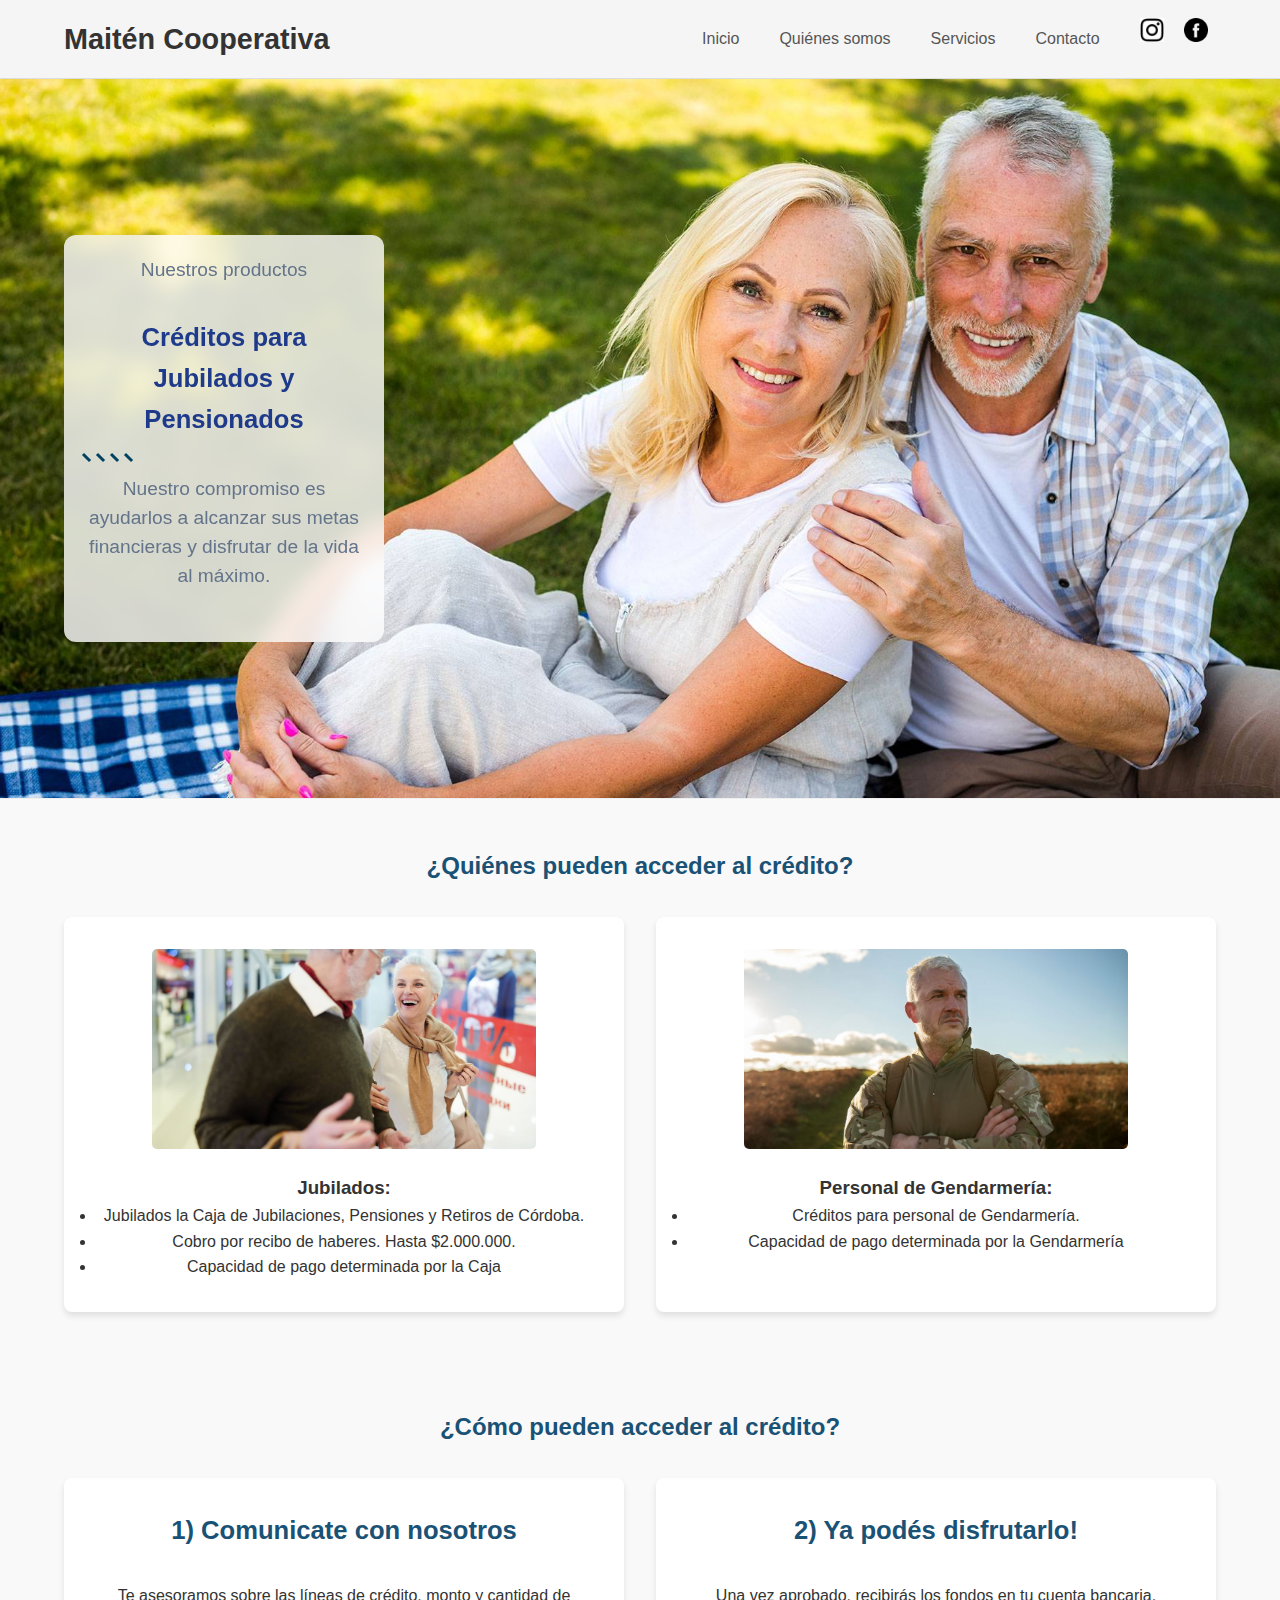
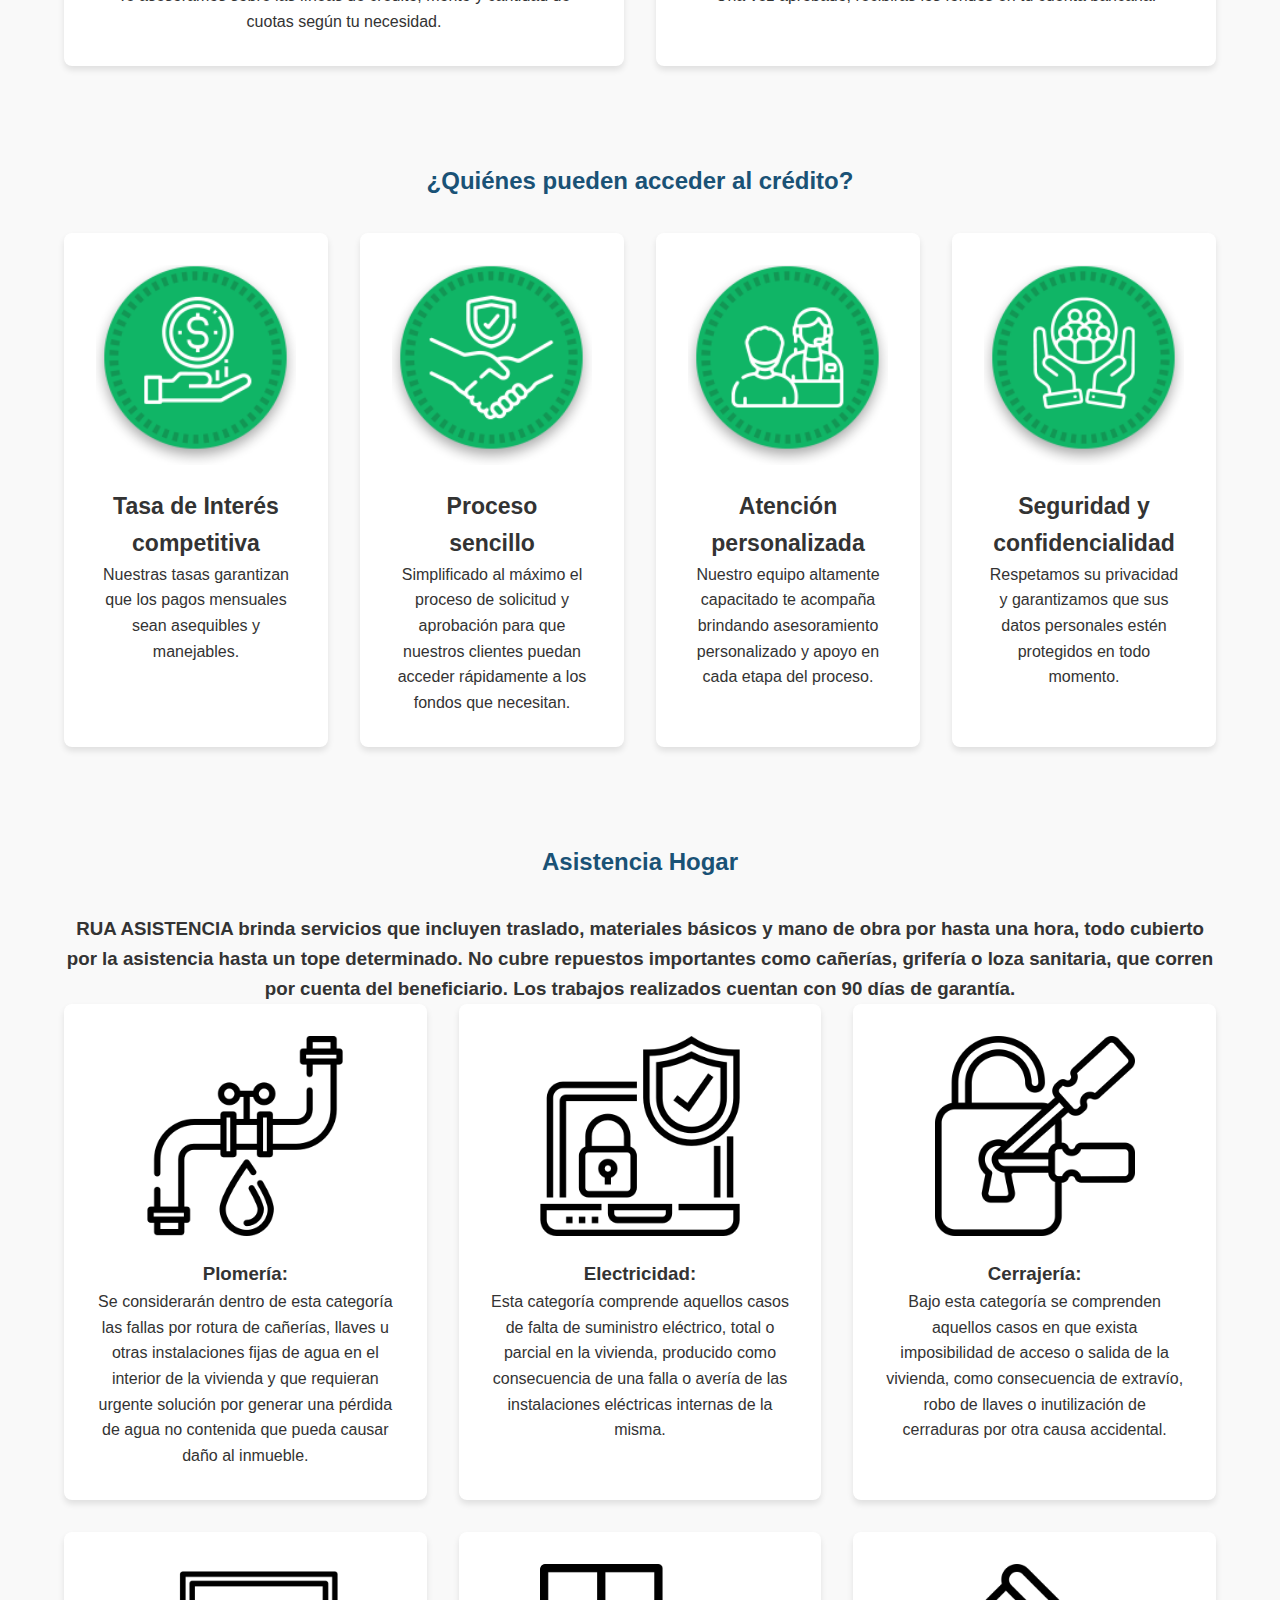
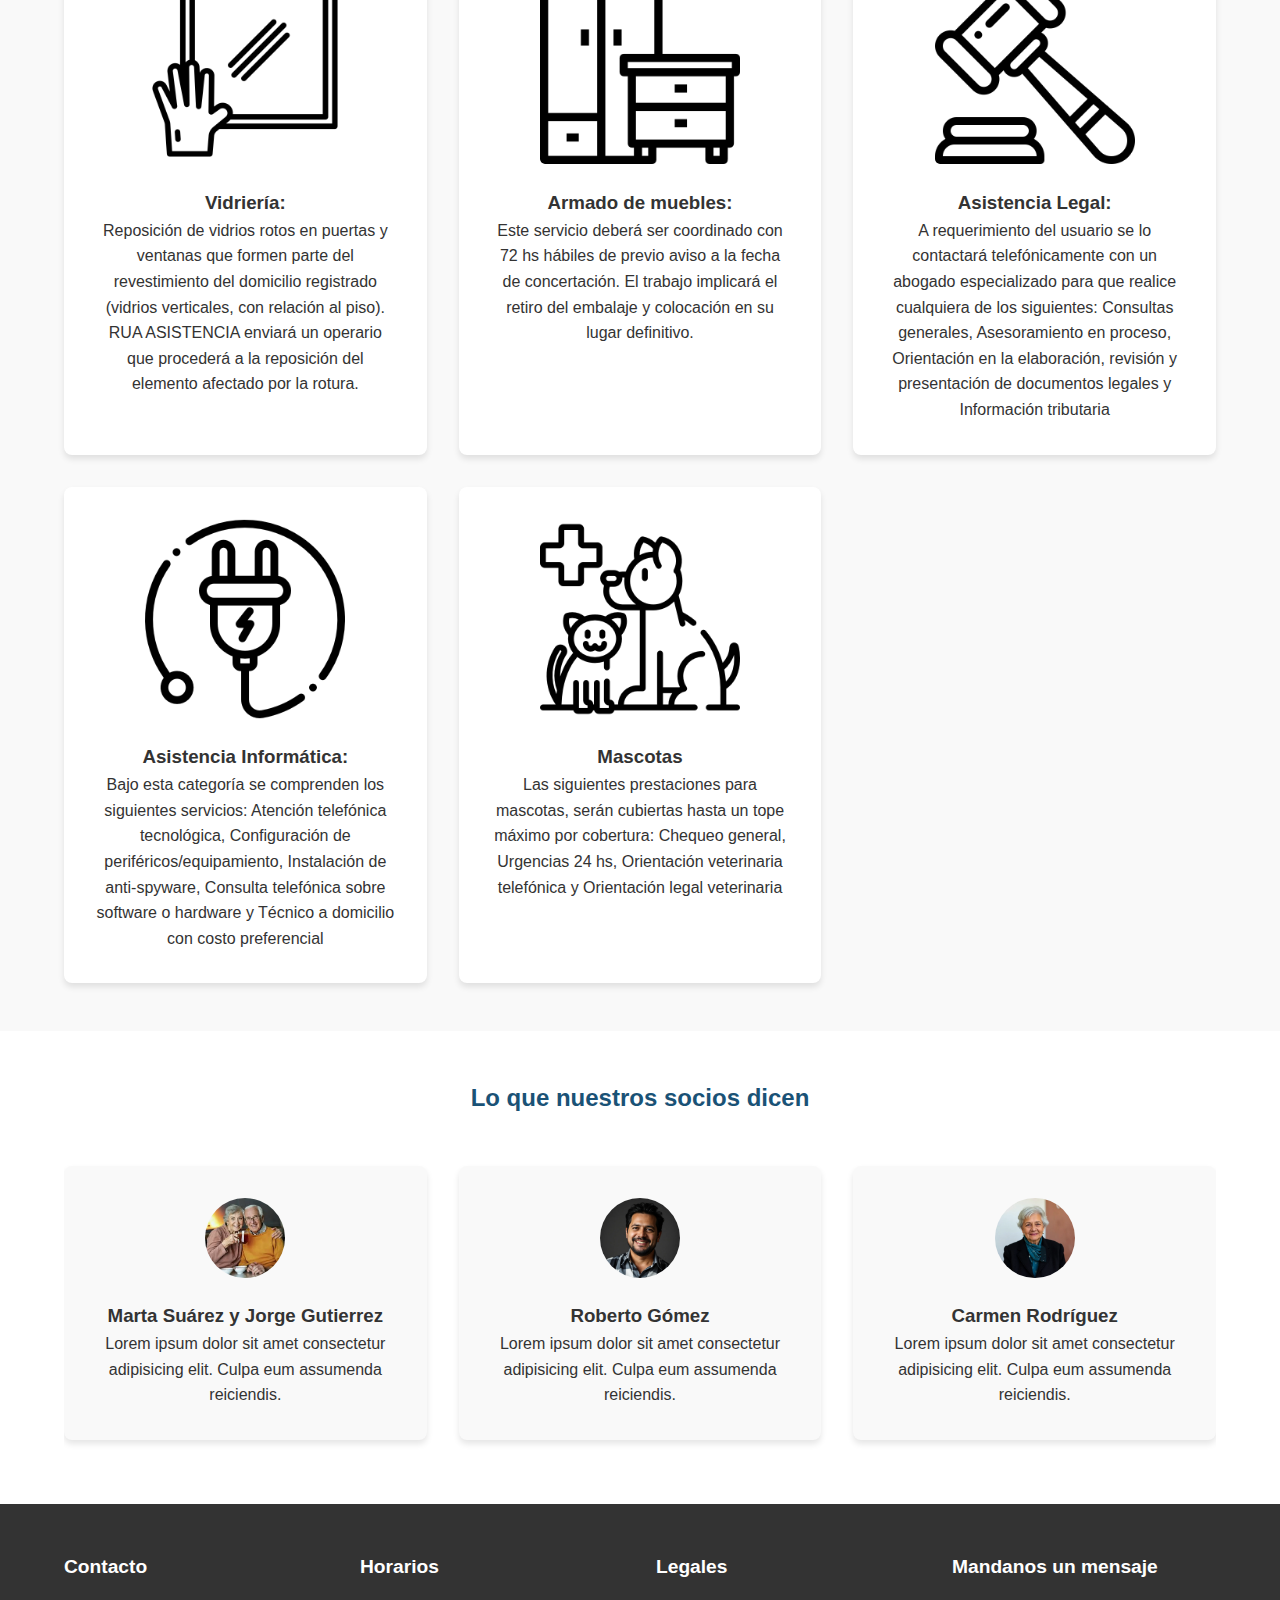
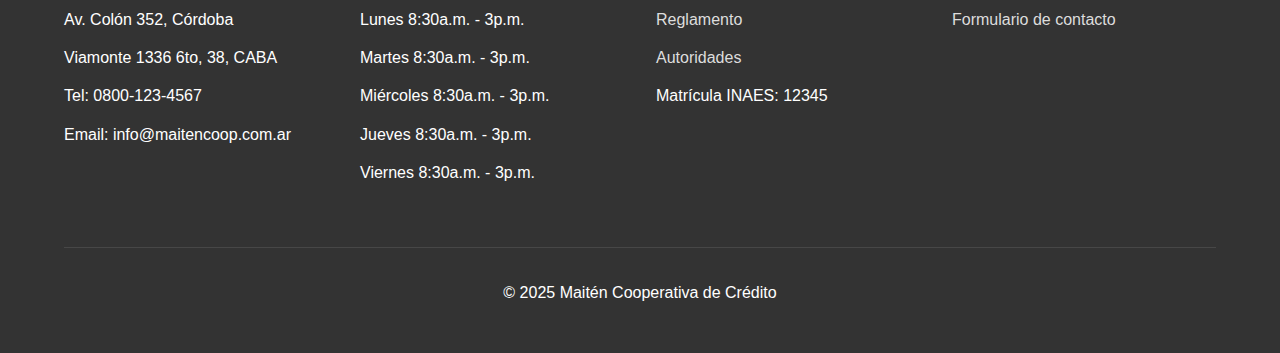
<file: Tarea 2/index.html>
<!DOCTYPE html>
<html lang="es">
<head>
    <meta charset="UTF-8">
    <meta name="viewport" content="width=device-width, initial-scale=1.0">
    <title>Maitén Cooperativa - Inicio</title>
    <link rel="stylesheet" href="home.css">
</head>
<body>
    <!-- Header -->
    <header>
        <div class="logo">Maitén Cooperativa</div>
        <button class="mobile-menu">☰</button>
        <nav>
            <a href="index.html">Inicio</a>
            <a href="quienes-somos.html">Quiénes somos</a>
            <a href="servicios.html">Servicios</a>
            <a href="#contacto">Contacto</a>
            <div class="social-icons">
                <a href="https://www.instagram.com/maiten.cooperativa/" aria-label="Instagram"><img src="img\instagram.png" alt="Instagram" width="24"></a>
                <a href="https://www.facebook.com/maiten.cooperativa.ltda" aria-label="Facebook"><img src="img\facebook.png" alt="Facebook" width="24"></a>
            </div>
        </nav>
    </header>

    <!-- Hero -->
    <section class="hero">
        <div class="hero-content" role="region" aria-label="Créditos para Jubilados y Pensionados">
            <p class="hero-small-text">Nuestros productos</p>
            <h2 class="hero-title">Créditos para Jubilados y Pensionados</h2>
            <div class="hero-lines" aria-hidden="true">
            <span></span><span></span><span></span><span></span>
            </div>
            <p class="hero-text">Nuestro compromiso es ayudarlos a alcanzar sus metas financieras y disfrutar de la vida al máximo.</p>
        </div>
    </section>

    <!-- Quienes pueden acceder -->
    <section class="who-preview">
        <h2>¿Quiénes pueden acceder al crédito?</h2>
        <div class="who-grid">
            <div class="who-card">  
                <img src="img\comprador-riendo-1024x533.jpg" alt="comprador-riendo">
                <h3>Jubilados:</h3>
                <ul>
                    <li>Jubilados la Caja de Jubilaciones, Pensiones y Retiros de Córdoba.</li>
                    <li>Cobro por recibo de haberes. Hasta $2.000.000.</li>
                    <li>Capacidad de pago determinada por la Caja</li>
                </ul>
            </div>
            <div class="who-card">  
                <img src="img\hombre-preparandose-su-mision-1024x533.jpg" alt="hombre-preparandose-su-mision">
                <h3>Personal de Gendarmería:</h3>
                <ul>
                    <li>Créditos para personal de Gendarmería.</li>
                    <li>Capacidad de pago determinada por la Gendarmería</li>
                </ul>
            </div>
    </section>

    <!-- Como pueden acceder -->
    <section class="how-preview">
        <h2>¿Cómo pueden acceder al crédito?</h2>
        <div class="how-grid">
            <div class="how-card">  
                <h2 class="hero-title">1) Comunicate con nosotros</h2>
                <p>Te asesoramos sobre las líneas de crédito, monto y cantidad de cuotas según tu necesidad.</p>
            </div>
            <div class="how-card">
                <h2 class="hero-title">2) Ya podés disfrutarlo!</h2>
                <p>Una vez aprobado, recibirás los fondos en tu cuenta bancaria.</p>
            </div>
    </section>

    <!-- Quienes pueden acceder -->
    <section class="extra-preview">
        <h2>¿Quiénes pueden acceder al crédito?</h2>
        <div class="extra-grid">
            <div class="extra-card">  
                <img src="img\dinero.png" alt="dinero">
                <h3>Tasa de Interés competitiva</h3>
                <p>Nuestras tasas garantizan que los pagos mensuales sean asequibles y manejables.</p>
            </div>
            <div class="extra-card">  
                <img src="img\acuerdo.png" alt="acuerdo">
                <h3>Proceso</h3>
                <h3>sencillo</h3>
                <p>Simplificado al máximo el proceso de solicitud y aprobación para que nuestros clientes puedan acceder rápidamente a los fondos que necesitan.</p>
            </div>
            <div class="extra-card">  
                <img src="img\gente.png" alt="gente">
                <h3>Atención</h3>
                <h3>personalizada</h3>
                <p>Nuestro equipo altamente capacitado te acompaña brindando asesoramiento personalizado y apoyo en cada etapa del proceso.</p>
            </div>
            <div class="extra-card">  
                <img src="img\datos-2.png" alt="datos">
                <h3>Seguridad y confidencialidad</h3>
                <p>Respetamos su privacidad y garantizamos que sus datos personales estén protegidos en todo momento.</p>
            </div>
    </section>

    <!-- Preview de servicios -->
    <section class="services-preview">
        <h2>Asistencia Hogar</h2>
        <h3>RUA ASISTENCIA brinda servicios que incluyen traslado, materiales básicos y mano de obra por hasta una hora, todo 
            cubierto por la asistencia hasta un tope determinado. No cubre repuestos importantes como cañerías, grifería o loza
            sanitaria, que corren por cuenta del beneficiario. Los trabajos realizados cuentan con 90 días de garantía.</h3>

        <div class="services-grid">
            <div class="service-card">
                <img src="img\plomeria.png" alt="Tuberia">
                <h3>Plomería:</h3>
                <p>Se considerarán dentro de esta categoría las fallas por rotura de cañerías, llaves u otras instalaciones fijas
                    de agua en el interior de la vivienda y que requieran urgente solución por generar una pérdida de agua no 
                    contenida que pueda causar daño al inmueble.</p>
            </div>
            <div class="service-card">
                <img src="img\ordenador-portatil.png" alt="Ordenador-portatil">
                <h3>Electricidad:</h3>
                <p>Esta categoría comprende aquellos casos de falta de suministro eléctrico, total o parcial en la vivienda, 
                    producido como consecuencia de una falla o avería de las instalaciones eléctricas internas de la misma.</p>
            </div>
            <div class="service-card">
                <img src="img\cerrajero.png" alt="Cerrajero">
                <h3>Cerrajería:</h3>
                <p>Bajo esta categoría se comprenden aquellos casos en que exista imposibilidad de acceso o salida de la 
                    vivienda, como consecuencia de extravío, robo de llaves o inutilización de cerraduras por otra causa 
                    accidental.</p>
            </div>
            <div class="service-card">
                <img src="img\limpieza-de-vidrio.png" alt="Limpieza-de-vidrio">
                <h3>Vidriería:</h3>
                <p>Reposición de vidrios rotos en puertas y ventanas que formen parte del revestimiento del domicilio 
                    registrado (vidrios verticales, con relación al piso). RUA ASISTENCIA enviará un operario que procederá 
                    a la reposición del elemento afectado por la rotura.</p>
            </div>
            <div class="service-card">
                <img src="img\mueble.png" alt="Mueble">
                <h3>Armado de muebles:</h3>
                <p>Este servicio deberá ser coordinado con 72 hs hábiles de previo aviso a la fecha de concertación. El 
                    trabajo implicará el retiro del embalaje y colocación en su lugar definitivo.</p>
            </div>
            <div class="service-card">
                <img src="img\subasta.png" alt="Subasta">
                <h3>Asistencia Legal:</h3>
                <p>A requerimiento del usuario se lo contactará telefónicamente con un abogado especializado para que 
                    realice cualquiera de los siguientes: Consultas generales, Asesoramiento en proceso, Orientación en 
                    la elaboración, revisión y presentación de documentos legales y Información tributaria</p>
            </div>
            <div class="service-card">
                <img src="img\enchufe.png" alt="Enchufe">
                <h3>Asistencia Informática:</h3>
                <p>Bajo esta categoría se comprenden los siguientes servicios: Atención telefónica tecnológica, 
                    Configuración de periféricos/equipamiento, Instalación de anti-spyware, Consulta telefónica sobre 
                    software o hardware y Técnico a domicilio con costo preferencial</p>
            </div>
            <div class="service-card">
                <img src="img\veterinario.png" alt="Veterinario">
                <h3>Mascotas</h3>
                <p>Las siguientes prestaciones para mascotas, serán cubiertas hasta un tope máximo por cobertura: Chequeo 
                    general, Urgencias 24 hs, Orientación veterinaria telefónica y Orientación legal veterinaria</p>
            </div>
        </div>
    </section>

    <!-- Testimonios -->
    <section class="testimonials">
        <h2>Lo que nuestros socios dicen</h2>
        <div class="testimonial-container">
            <div class="testimonial-card">
                <img src="img\persona1.jpeg" alt="Retrato de Marta Suárez y Jorge Gutierrez, cliente satisfecha de Maitén Cooperativa">
                <h3>Marta Suárez y Jorge Gutierrez</h3>
                <p>Lorem ipsum dolor sit amet consectetur adipisicing elit. Culpa eum assumenda reiciendis.</p>
            </div>
            <div class="testimonial-card">
                <img src="img\persona2.png" alt="Retrato de Roberto Gómez, socio activo desde 2018">
                <h3>Roberto Gómez</h3>
                <p>Lorem ipsum dolor sit amet consectetur adipisicing elit. Culpa eum assumenda reiciendis.</p>
            </div>
            <div class="testimonial-card">
                <img src="img\persona3.png" alt="Retrato de Carmen Rodríguez, socia desde sus 65 años">
                <h3>Carmen Rodríguez</h3>
                <p>Lorem ipsum dolor sit amet consectetur adipisicing elit. Culpa eum assumenda reiciendis.</p>
            </div>
        </div>
    </section>

    <!-- Footer -->
    <footer id="contacto">
        <div class="footer-col">
            <h3>Contacto</h3>
            <ul>
                <li>Av. Colón 352, Córdoba</li>
                <li>Viamonte 1336 6to, 38, CABA</li>
                <li>Tel: 0800-123-4567</li>
                <li>Email: info@maitencoop.com.ar</li>
            </ul>
        </div>
        <div class="footer-col">
            <h3>Horarios</h3>
            <ul>
                <li>Lunes 8:30a.m. - 3p.m.</li>
                <li>Martes 8:30a.m. - 3p.m.</li>
                <li>Miércoles 8:30a.m. - 3p.m.</li>
                <li>Jueves 8:30a.m. - 3p.m.</li>
                <li>Viernes 8:30a.m. - 3p.m.</li>
            </ul>
        </div>
        <div class="footer-col">
            <h3>Legales</h3>
            <ul>
                <li><a href="#">Reglamento</a></li>
                <li><a href="#">Autoridades</a></li>
                <li>Matrícula INAES: 12345</li>
            </ul>
        </div>
        <div class="footer-col">
            <h3>Mandanos un mensaje</h3>
            <ul>
                <li><a href="landing.html">Formulario de contacto</a></li>
            </ul>
        </div>
        <div class="copyright">
            <p>© 2025 Maitén Cooperativa de Crédito </p>
        </div>
    </footer>
    <script src="home.js"></script>
</body>
</html>
</file>
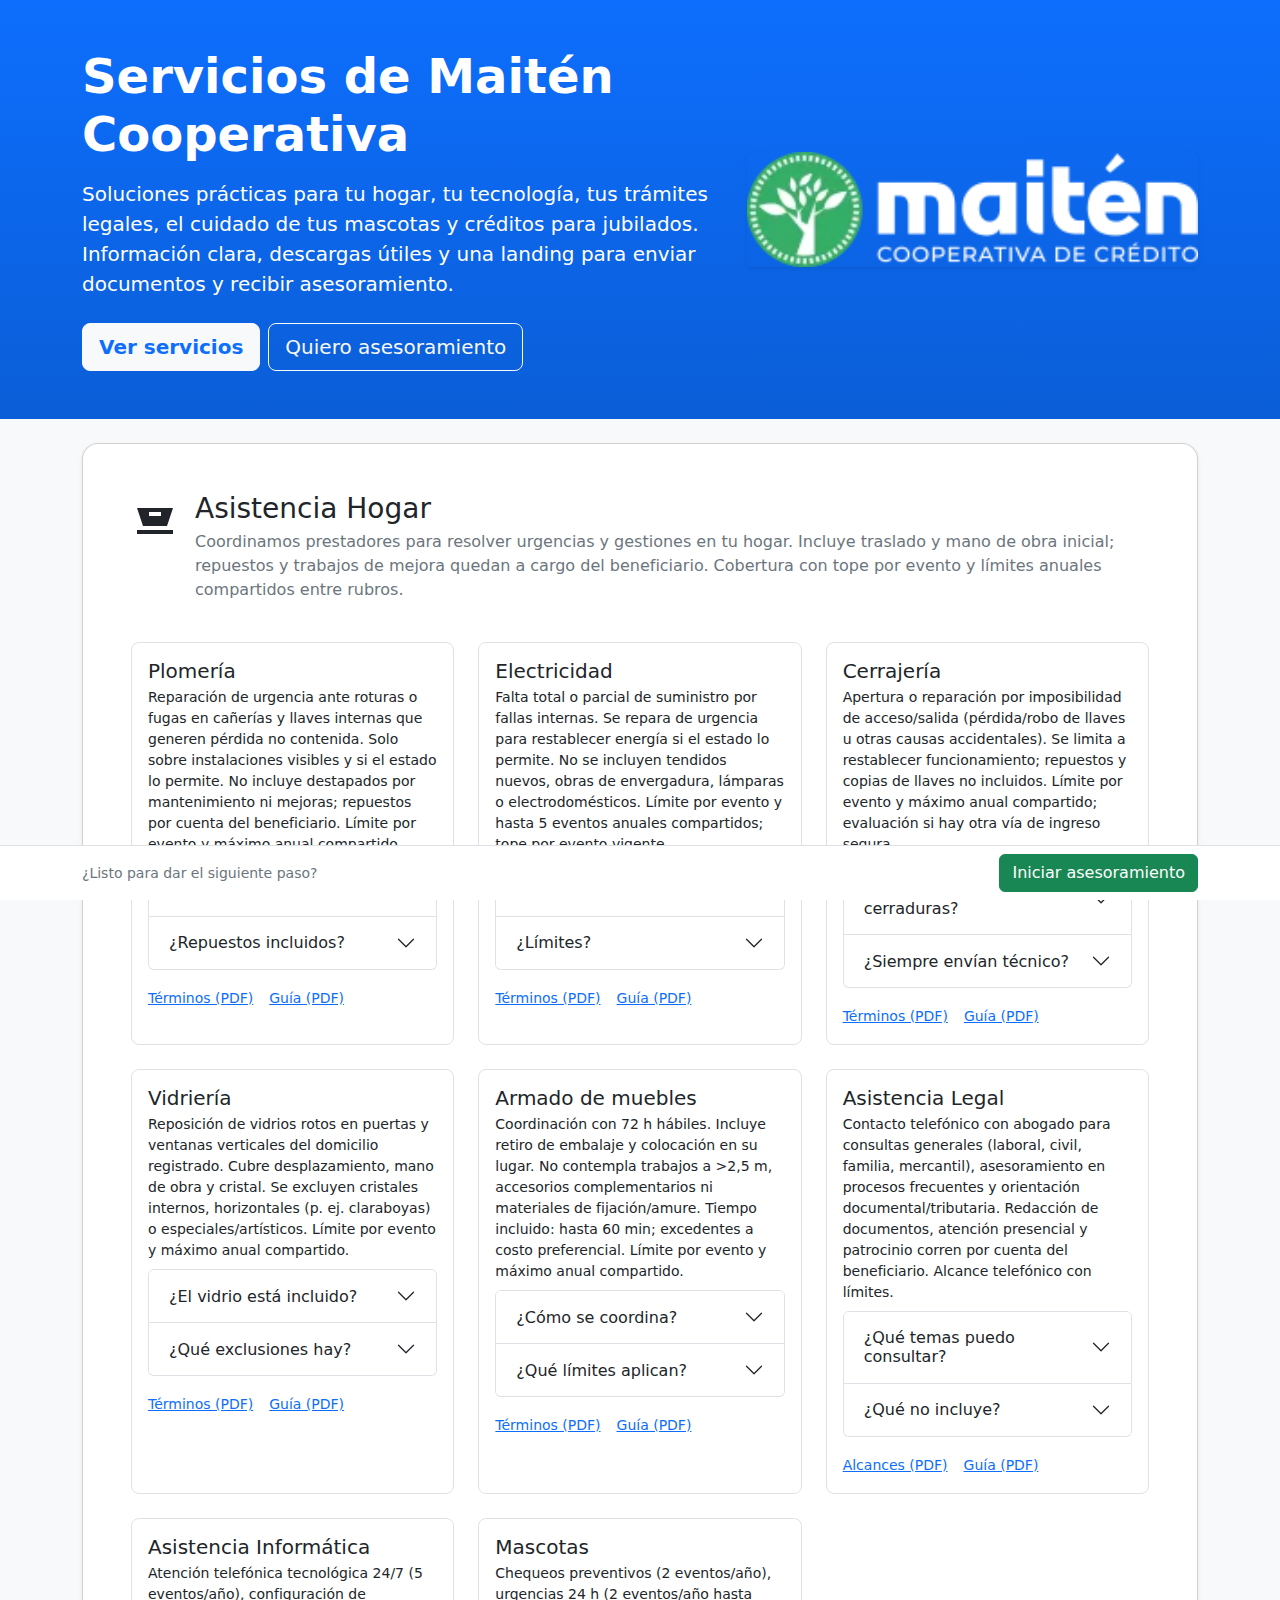
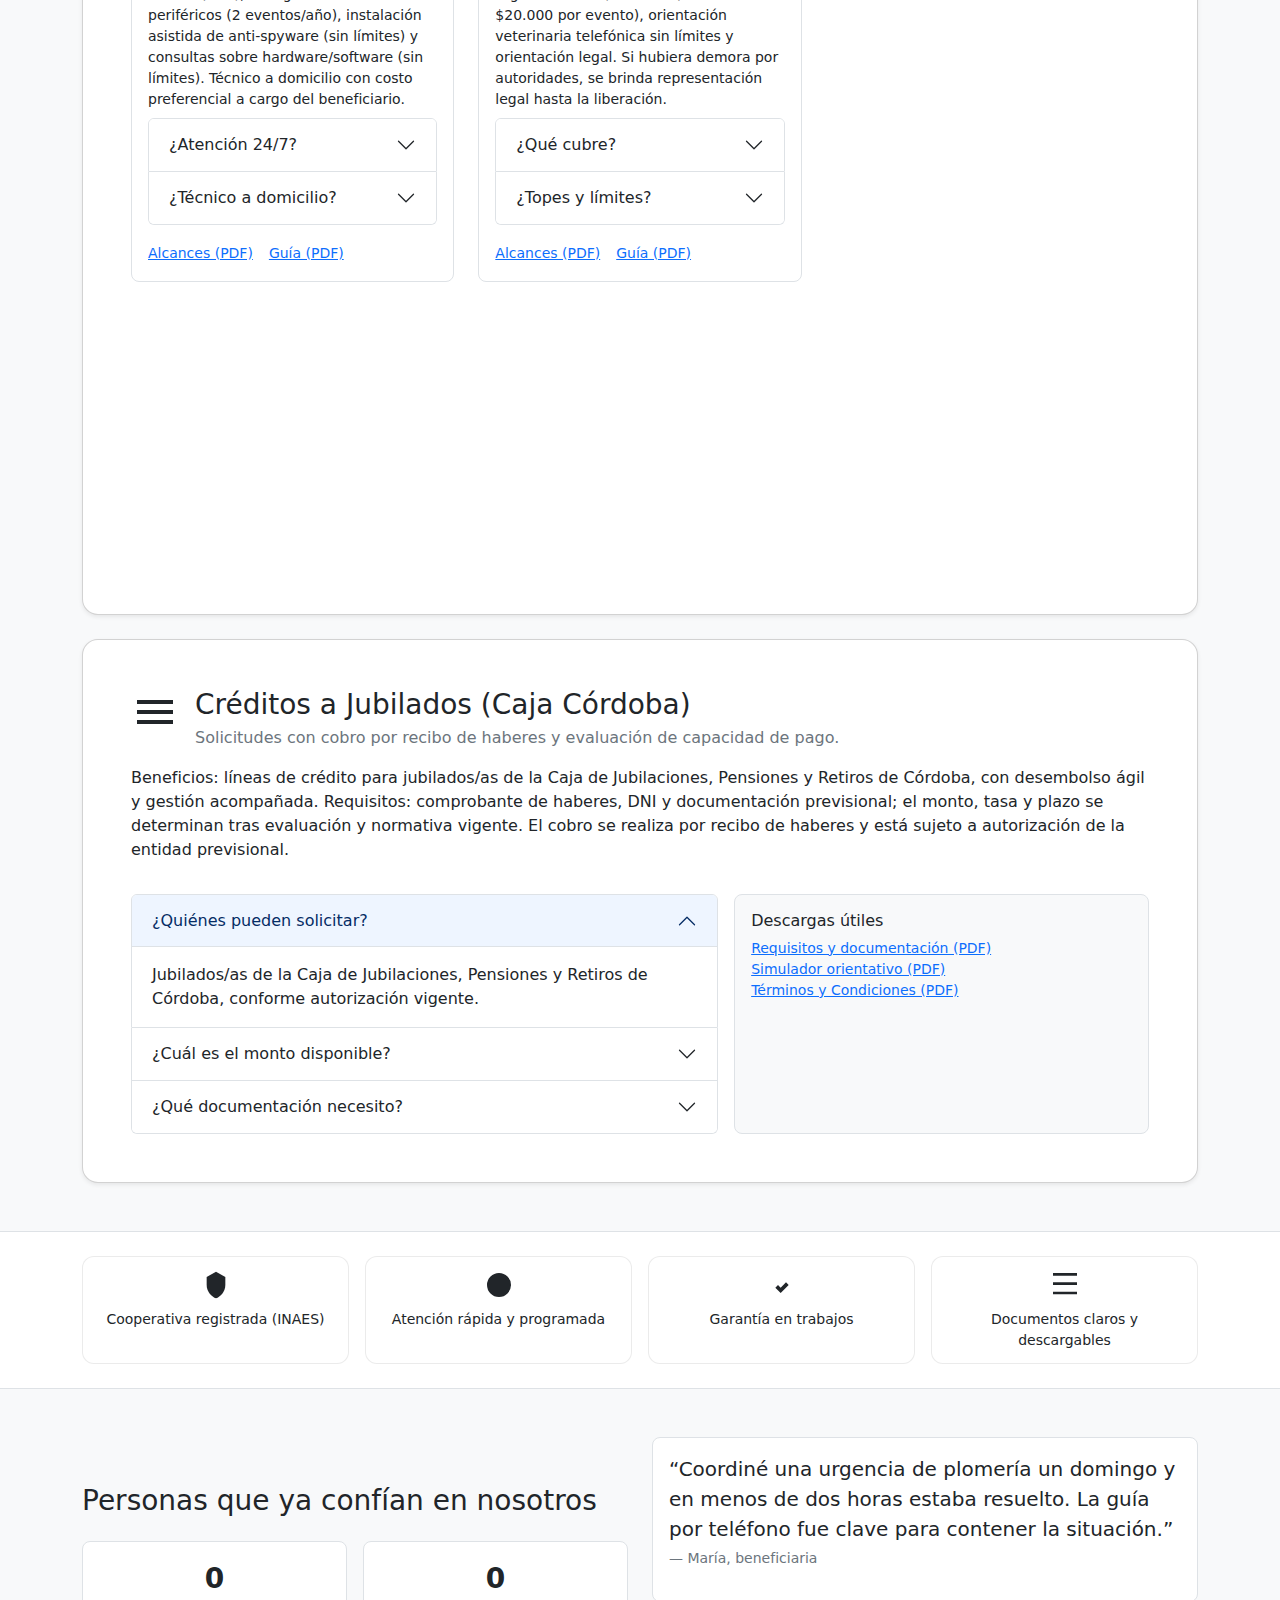
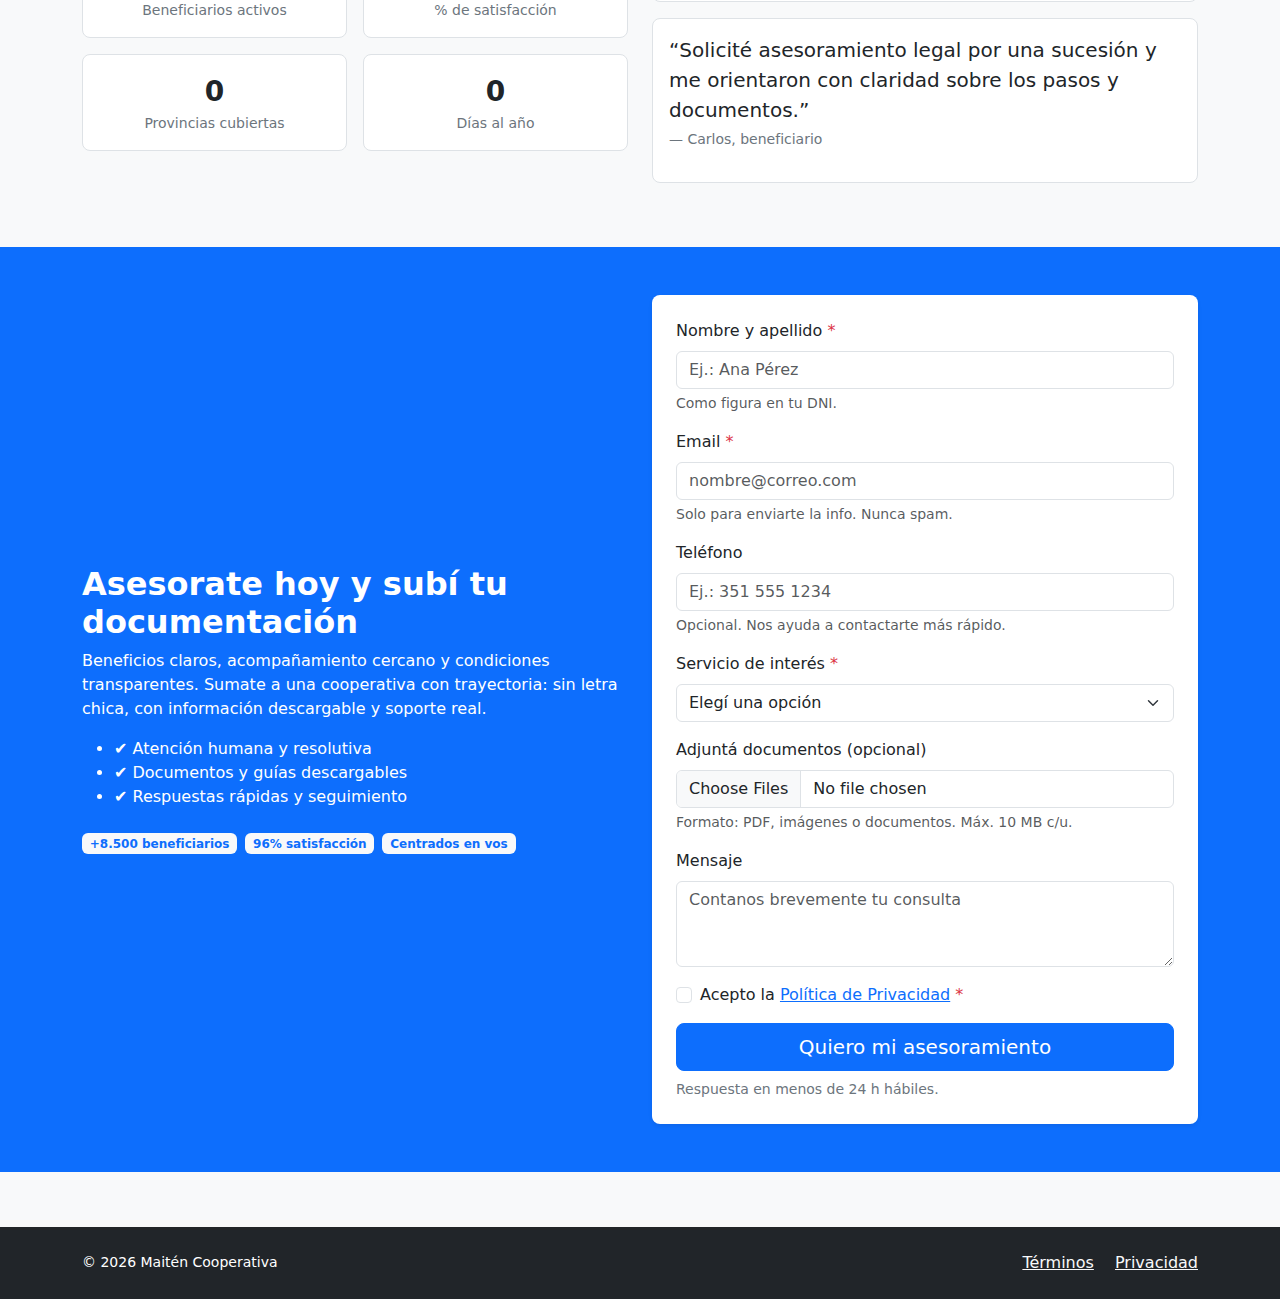
<file: Tarea 4/index.html>
<!doctype html>
<html lang="es-AR" dir="ltr">
<head>
  <meta charset="utf-8">
  <meta name="viewport" content="width=device-width, initial-scale=1">
  <title>Servicios de Maitén Cooperativa | Asistencia y Créditos</title>
  <meta name="description" content="Conocé los servicios de Maitén Cooperativa: Asistencia Hogar (plomería, electricidad, cerrajería, vidriería, armado de muebles, asistencia legal, informática y mascotas) y Créditos a jubilados. Beneficios, requisitos, descargas y una landing con formulario para enviar documentos.">
  <meta name="color-scheme" content="light dark">
  <link rel="preconnect" href="https://cdn.jsdelivr.net" crossorigin>
  <link href="https://cdn.jsdelivr.net/npm/bootstrap@5.3.3/dist/css/bootstrap.min.css" rel="stylesheet" integrity="sha384-QWTKZyjpPEjISv5WaRU9OFeRpok6YctnYmDr5pNlyT2bRjXh0JMhjY6hW+ALEwIH" crossorigin="anonymous">
  <style>
    :root{
      --bs-body-font-family: system-ui, -apple-system, Segoe UI, Roboto, Ubuntu, Cantarell, Noto Sans, "Helvetica Neue", Arial, "Apple Color Emoji","Segoe UI Emoji";
    }
    .hero{background:linear-gradient(180deg,#0d6efd 0%,#0b5ed7 100%); color:#fff;}
    .hero .lead{max-width: 60ch}
    .icon-32{width:2rem;height:2rem}
    .icon-48{width:3rem;height:3rem}
    .trusted-badge{border:1px solid rgba(0,0,0,.08); border-radius: .75rem; padding:.75rem 1rem; background: #fff}
    .faq-accordion .accordion-button:not(.collapsed){background-color:#eef5ff}
    .service-card{border-radius:1rem}
    .sticky-cta{position:sticky; bottom:0; z-index:1030}
    .visually-strong{font-weight: 700}
    .counter{font-variant-numeric: tabular-nums}
    .required::after{content:" *"; color:#dc3545}
    figcaption{padding-top: 20px;}
    @media (prefers-reduced-motion: reduce){ .animate{transition:none!important} }
  </style>

  <!-- FAQ Schema (JSON-LD). Mantener sincronizado con las preguntas visibles en la página. -->
  <script type="application/ld+json">
  {
    "@context": "https://schema.org",
    "@type": "FAQPage",
    "mainEntity": [
      {"@type":"Question","name":"Plomería: ¿Qué entra como urgencia?","acceptedAnswer":{"@type":"Answer","text":"Fugas o roturas que requieren solución inmediata en instalaciones internas y visibles. No se incluyen trabajos de mejora ni mantenimiento."}},
      {"@type":"Question","name":"Plomería: ¿Repuestos incluidos?","acceptedAnswer":{"@type":"Answer","text":"No. Repuestos (cañerías, griferías, etc.) a cargo del beneficiario; se incluye traslado y mano de obra inicial."}},

      {"@type":"Question","name":"Electricidad: ¿Qué cubre la intervención?","acceptedAnswer":{"@type":"Answer","text":"Reparación de urgencia en instalaciones internas para restablecer el suministro. Sin tendidos nuevos ni obras de envergadura."}},
      {"@type":"Question","name":"Electricidad: ¿Qué límites aplican?","acceptedAnswer":{"@type":"Answer","text":"Límite por evento y hasta 5 eventos anuales compartidos entre rubros, con tope económico por evento."}},

      {"@type":"Question","name":"Cerrajería: ¿Incluye llaves o nuevas cerraduras?","acceptedAnswer":{"@type":"Answer","text":"No. Repuestos y copias de llaves no están incluidos; la intervención se limita a apertura o reparación para restablecer el funcionamiento."}},
      {"@type":"Question","name":"Cerrajería: ¿Siempre envían técnico?","acceptedAnswer":{"@type":"Answer","text":"Si hay otra vía segura de ingreso/egreso se evalúa y puede presupuestarse. Aplica límite por evento y máximo anual."}},

      {"@type":"Question","name":"Vidriería: ¿El vidrio está incluido?","acceptedAnswer":{"@type":"Answer","text":"Sí. Se cubre el cristal, el desplazamiento y la mano de obra para reposición en puertas y ventanas verticales del domicilio registrado."}},
      {"@type":"Question","name":"Vidriería: ¿Qué exclusiones hay?","acceptedAnswer":{"@type":"Answer","text":"Cristales internos, horizontales (p. ej., claraboyas) o especiales/artísticos no están cubiertos."}},

      {"@type":"Question","name":"Armado de muebles: ¿Cómo se coordina?","acceptedAnswer":{"@type":"Answer","text":"Con 72 horas hábiles de anticipación, según disponibilidad del beneficiario y del proveedor."}},
      {"@type":"Question","name":"Armado de muebles: ¿Qué límites aplican?","acceptedAnswer":{"@type":"Answer","text":"Incluye hasta 60 minutos. Excedentes y materiales se coordinan a costo preferencial. Tope por evento y límites anuales compartidos."}},

      {"@type":"Question","name":"Asistencia Legal (Hogar): ¿Qué temas puedo consultar?","acceptedAnswer":{"@type":"Answer","text":"Laboral, civil, familia, mercantil; procesos como robos, denuncias o sucesiones; orientación en contratos y trámites tributarios."}},
      {"@type":"Question","name":"Asistencia Legal (Hogar): ¿Qué no incluye?","acceptedAnswer":{"@type":"Answer","text":"Redacción de documentos, atención presencial y patrocinio judicial son a cargo del beneficiario."}},

      {"@type":"Question","name":"Asistencia Informática (Hogar): ¿La atención es 24/7?","acceptedAnswer":{"@type":"Answer","text":"Sí, soporte telefónico permanente con límites de eventos según el tipo de consulta."}},
      {"@type":"Question","name":"Asistencia Informática (Hogar): ¿Envían técnico a domicilio?","acceptedAnswer":{"@type":"Answer","text":"Sí, se coordina a costo preferencial y a cargo del beneficiario."}},

      {"@type":"Question","name":"Mascotas (Hogar): ¿Qué cubre?","acceptedAnswer":{"@type":"Answer","text":"Chequeos preventivos y urgencias con topes; orientación veterinaria y legal telefónica sin límites."}},
      {"@type":"Question","name":"Mascotas (Hogar): ¿Cuáles son los topes?","acceptedAnswer":{"@type":"Answer","text":"2 chequeos y 2 urgencias al año; urgencias hasta $20.000 por evento."}},

      {"@type":"Question","name":"Créditos: ¿Quiénes pueden solicitarlos?","acceptedAnswer":{"@type":"Answer","text":"Jubilados/as de la Caja de Jubilaciones, Pensiones y Retiros de Córdoba. El cobro se realiza por recibo de haberes, con monto sujeto a evaluación y normativa vigente."}},
      {"@type":"Question","name":"Créditos: ¿Cuáles son las condiciones principales?","acceptedAnswer":{"@type":"Answer","text":"Monto, plazos y tasa se determinan conforme a capacidad de pago y autorización de la entidad previsional. Requiere documentación personal y previsional."}}
    ]
  }
  </script>
</head>
<body class="bg-light">
<a class="visually-hidden-focusable position-absolute top-0 start-0 p-2 bg-white text-primary rounded-end" href="#contenido">Saltar al contenido</a>

<header class="hero py-5 mb-4">
  <div class="container">
    <div class="row align-items-center g-4">
      <div class="col-lg-7">
        <h1 class="display-5 fw-bold mb-3">Servicios de Maitén Cooperativa</h1>
        <p class="lead mb-4">Soluciones prácticas para tu hogar, tu tecnología, tus trámites legales, el cuidado de tus mascotas y créditos para jubilados. Información clara, descargas útiles y una landing para enviar documentos y recibir asesoramiento.</p>
        <div class="d-flex gap-2 flex-wrap">
          <a class="btn btn-light btn-lg text-primary fw-semibold" href="#servicios">Ver servicios</a>
          <a class="btn btn-outline-light btn-lg" href="#landing">Quiero asesoramiento</a>
        </div>
      </div>
      <div class="col-lg-5 text-center">
        <picture>
          <source type="image/webp" srcset="img/servicios-hero.webp" />
          <img src="img/servicios-hero.webp" loading="lazy" decoding="async" alt="Ilustración de asistencia y servicios" width="480" height="320" class="img-fluid rounded shadow-sm"/>
        </picture>
      </div>
    </div>
  </div>
</header>

<main id="contenido">
  <section id="servicios" class="container mb-5">
    <div class="row g-4">

      <!-- Asistencia Hogar (contenedor de subservicios) -->
      <div class="col-12">
        <div class="card service-card shadow-sm">
          <div class="card-body p-4 p-lg-5">
            <div class="d-flex align-items-start gap-3 mb-3">
              <svg class="icon-48 flex-shrink-0" viewBox="0 0 24 24" fill="currentColor" aria-hidden="true"><path d="M3 21h18v-2H3v2zm3-4h12l3-9H3l3 9zm3-7h6v2H9v-2z"/></svg>
              <div>
                <h2 class="h3 mb-1">Asistencia Hogar</h2>
                <p class="mb-0 text-secondary">Coordinamos prestadores para resolver urgencias y gestiones en tu hogar. Incluye traslado y mano de obra inicial; repuestos y trabajos de mejora quedan a cargo del beneficiario. Cobertura con tope por evento y límites anuales compartidos entre rubros.</p>
              </div>
            </div>

            <!-- Subservicios -->
            <div class="row g-4 mt-1">

              <!-- Plomería -->
              <div class="col-md-6 col-lg-4">
                <div class="p-3 border rounded-3 h-100">
                  <h3 class="h5 mb-1">Plomería</h3>
                  <p class="small mb-2">Reparación de urgencia ante roturas o fugas en cañerías y llaves internas que generen pérdida no contenida. Solo sobre instalaciones visibles y si el estado lo permite. No incluye destapados por mantenimiento ni mejoras; repuestos por cuenta del beneficiario. Límite por evento y máximo anual compartido.</p>
                  <div class="accordion faq-accordion" id="faqPlomeriaHogar">
                    <div class="accordion-item">
                      <h4 class="accordion-header" id="faqPlomH1"><button class="accordion-button collapsed" type="button" data-bs-toggle="collapse" data-bs-target="#faqPlomHC1">¿Qué entra como urgencia?</button></h4>
                      <div id="faqPlomHC1" class="accordion-collapse collapse" data-bs-parent="#faqPlomeriaHogar"><div class="accordion-body small">Fugas o roturas que requieren solución inmediata en instalaciones internas y visibles. No se incluyen trabajos de mejora ni mantenimiento.</div></div>
                    </div>
                    <div class="accordion-item">
                      <h4 class="accordion-header" id="faqPlomH2"><button class="accordion-button collapsed" type="button" data-bs-toggle="collapse" data-bs-target="#faqPlomHC2">¿Repuestos incluidos?</button></h4>
                      <div id="faqPlomHC2" class="accordion-collapse collapse" data-bs-parent="#faqPlomeriaHogar"><div class="accordion-body small">No. Repuestos (cañerías, griferías, etc.) a cargo del beneficiario; incluye traslado y mano de obra inicial.</div></div>
                    </div>
                  </div>
                  <div class="mt-3"><a href="docs/plomeria-tyc.pdf" download class="link-primary small me-3">Términos (PDF)</a><a href="docs/plomeria-guia.pdf" download class="link-primary small">Guía (PDF)</a></div>
                </div>
              </div>

              <!-- Electricidad -->
              <div class="col-md-6 col-lg-4">
                <div class="p-3 border rounded-3 h-100">
                  <h3 class="h5 mb-1">Electricidad</h3>
                  <p class="small mb-2">Falta total o parcial de suministro por fallas internas. Se repara de urgencia para restablecer energía si el estado lo permite. No se incluyen tendidos nuevos, obras de envergadura, lámparas o electrodomésticos. Límite por evento y hasta 5 eventos anuales compartidos; tope por evento vigente.</p>
                  <div class="accordion faq-accordion" id="faqElectricidadHogar">
                    <div class="accordion-item">
                      <h4 class="accordion-header" id="faqElecH1"><button class="accordion-button collapsed" type="button" data-bs-toggle="collapse" data-bs-target="#faqElecHC1">¿Qué cubre?</button></h4>
                      <div id="faqElecHC1" class="accordion-collapse collapse" data-bs-parent="#faqElectricidadHogar"><div class="accordion-body small">Reparación de urgencia en instalaciones internas para restablecer el suministro. Sin tendidos nuevos ni obras mayores.</div></div>
                    </div>
                    <div class="accordion-item">
                      <h4 class="accordion-header" id="faqElecH2"><button class="accordion-button collapsed" type="button" data-bs-toggle="collapse" data-bs-target="#faqElecHC2">¿Límites?</button></h4>
                      <div id="faqElecHC2" class="accordion-collapse collapse" data-bs-parent="#faqElectricidadHogar"><div class="accordion-body small">5 eventos anuales compartidos; tope por evento informado por la cooperativa.</div></div>
                    </div>
                  </div>
                  <div class="mt-3"><a href="docs/electricidad-tyc.pdf" download class="link-primary small me-3">Términos (PDF)</a><a href="docs/electricidad-guia.pdf" download class="link-primary small">Guía (PDF)</a></div>
                </div>
              </div>

              <!-- Cerrajería -->
              <div class="col-md-6 col-lg-4">
                <div class="p-3 border rounded-3 h-100">
                  <h3 class="h5 mb-1">Cerrajería</h3>
                  <p class="small mb-2">Apertura o reparación por imposibilidad de acceso/salida (pérdida/robo de llaves u otras causas accidentales). Se limita a restablecer funcionamiento; repuestos y copias de llaves no incluidos. Límite por evento y máximo anual compartido; evaluación si hay otra vía de ingreso segura.</p>
                  <div class="accordion faq-accordion" id="faqCerrajeriaHogar">
                    <div class="accordion-item">
                      <h4 class="accordion-header" id="faqCerH1"><button class="accordion-button collapsed" type="button" data-bs-toggle="collapse" data-bs-target="#faqCerHC1">¿Incluye llaves/nuevas cerraduras?</button></h4>
                      <div id="faqCerHC1" class="accordion-collapse collapse" data-bs-parent="#faqCerrajeriaHogar"><div class="accordion-body small">No. Repuestos y juegos de llaves son a cargo del beneficiario.</div></div>
                    </div>
                    <div class="accordion-item">
                      <h4 class="accordion-header" id="faqCerH2"><button class="accordion-button collapsed" type="button" data-bs-toggle="collapse" data-bs-target="#faqCerHC2">¿Siempre envían técnico?</button></h4>
                      <div id="faqCerHC2" class="accordion-collapse collapse" data-bs-parent="#faqCerrajeriaHogar"><div class="accordion-body small">Si hay otra vía segura de ingreso/egreso, se evalúa y puede presupuestarse.</div></div>
                    </div>
                  </div>
                  <div class="mt-3"><a href="docs/cerrajeria-tyc.pdf" download class="link-primary small me-3">Términos (PDF)</a><a href="docs/cerrajeria-guia.pdf" download class="link-primary small">Guía (PDF)</a></div>
                </div>
              </div>

              <!-- Vidriería -->
              <div class="col-md-6 col-lg-4">
                <div class="p-3 border rounded-3 h-100">
                  <h3 class="h5 mb-1">Vidriería</h3>
                  <p class="small mb-2">Reposición de vidrios rotos en puertas y ventanas verticales del domicilio registrado. Cubre desplazamiento, mano de obra y cristal. Se excluyen cristales internos, horizontales (p. ej. claraboyas) o especiales/artísticos. Límite por evento y máximo anual compartido.</p>
                  <div class="accordion faq-accordion" id="faqVidrieriaHogar">
                    <div class="accordion-item">
                      <h4 class="accordion-header" id="faqVidH1"><button class="accordion-button collapsed" type="button" data-bs-toggle="collapse" data-bs-target="#faqVidHC1">¿El vidrio está incluido?</button></h4>
                      <div id="faqVidHC1" class="accordion-collapse collapse" data-bs-parent="#faqVidrieriaHogar"><div class="accordion-body small">Sí. Se cubre cristal, desplazamiento y mano de obra de reposición.</div></div>
                    </div>
                    <div class="accordion-item">
                      <h4 class="accordion-header" id="faqVidH2"><button class="accordion-button collapsed" type="button" data-bs-toggle="collapse" data-bs-target="#faqVidHC2">¿Qué exclusiones hay?</button></h4>
                      <div id="faqVidHC2" class="accordion-collapse collapse" data-bs-parent="#faqVidrieriaHogar"><div class="accordion-body small">Cristales internos, horizontales o especiales/artísticos no están cubiertos.</div></div>
                    </div>
                  </div>
                  <div class="mt-3"><a href="docs/vidrieria-tyc.pdf" download class="link-primary small me-3">Términos (PDF)</a><a href="docs/vidrieria-guia.pdf" download class="link-primary small">Guía (PDF)</a></div>
                </div>
              </div>

              <!-- Armado de muebles -->
              <div class="col-md-6 col-lg-4">
                <div class="p-3 border rounded-3 h-100">
                  <h3 class="h5 mb-1">Armado de muebles</h3>
                  <p class="small mb-2">Coordinación con 72 h hábiles. Incluye retiro de embalaje y colocación en su lugar. No contempla trabajos a &gt;2,5 m, accesorios complementarios ni materiales de fijación/amure. Tiempo incluido: hasta 60 min; excedentes a costo preferencial. Límite por evento y máximo anual compartido.</p>
                  <div class="accordion faq-accordion" id="faqMueblesHogar">
                    <div class="accordion-item">
                      <h4 class="accordion-header" id="faqMuebH1"><button class="accordion-button collapsed" type="button" data-bs-toggle="collapse" data-bs-target="#faqMuebHC1">¿Cómo se coordina?</button></h4>
                      <div id="faqMuebHC1" class="accordion-collapse collapse" data-bs-parent="#faqMueblesHogar"><div class="accordion-body small">Con 72 h hábiles de anticipación, según disponibilidad del beneficiario y proveedor.</div></div>
                    </div>
                    <div class="accordion-item">
                      <h4 class="accordion-header" id="faqMuebH2"><button class="accordion-button collapsed" type="button" data-bs-toggle="collapse" data-bs-target="#faqMuebHC2">¿Qué límites aplican?</button></h4>
                      <div id="faqMuebHC2" class="accordion-collapse collapse" data-bs-parent="#faqMueblesHogar"><div class="accordion-body small">Hasta 60 min incluidos; excedentes y materiales se coordinan a costo preferencial.</div></div>
                    </div>
                  </div>
                  <div class="mt-3"><a href="docs/armado-muebles-tyc.pdf" download class="link-primary small me-3">Términos (PDF)</a><a href="docs/armado-muebles-guia.pdf" download class="link-primary small">Guía (PDF)</a></div>
                </div>
              </div>

              <!-- Asistencia Legal (Hogar) -->
              <div class="col-md-6 col-lg-4">
                <div class="p-3 border rounded-3 h-100">
                  <h3 class="h5 mb-1">Asistencia Legal</h3>
                  <p class="small mb-2">Contacto telefónico con abogado para consultas generales (laboral, civil, familia, mercantil), asesoramiento en procesos frecuentes y orientación documental/tributaria. Redacción de documentos, atención presencial y patrocinio corren por cuenta del beneficiario. Alcance telefónico con límites.</p>
                  <div class="accordion faq-accordion" id="faqLegalHogar">
                    <div class="accordion-item">
                      <h4 class="accordion-header" id="faqLegH1"><button class="accordion-button collapsed" type="button" data-bs-toggle="collapse" data-bs-target="#faqLegHC1">¿Qué temas puedo consultar?</button></h4>
                      <div id="faqLegHC1" class="accordion-collapse collapse" data-bs-parent="#faqLegalHogar"><div class="accordion-body small">Laboral, civil, familia, mercantil; procesos como robos, denuncias, sucesiones; orientación en contratos y trámites tributarios.</div></div>
                    </div>
                    <div class="accordion-item">
                      <h4 class="accordion-header" id="faqLegH2"><button class="accordion-button collapsed" type="button" data-bs-toggle="collapse" data-bs-target="#faqLegHC2">¿Qué no incluye?</button></h4>
                      <div id="faqLegHC2" class="accordion-collapse collapse" data-bs-parent="#faqLegalHogar"><div class="accordion-body small">Redacción de documentos, atención in situ y patrocinio judicial son a cargo del beneficiario.</div></div>
                    </div>
                  </div>
                  <div class="mt-3"><a href="docs/legal-tyc.pdf" download class="link-primary small me-3">Alcances (PDF)</a><a href="docs/legal-guia.pdf" download class="link-primary small">Guía (PDF)</a></div>
                </div>
              </div>

              <!-- Asistencia Informática (Hogar) -->
              <div class="col-md-6 col-lg-4">
                <div class="p-3 border rounded-3 h-100">
                  <h3 class="h5 mb-1">Asistencia Informática</h3>
                  <p class="small mb-2">Atención telefónica tecnológica 24/7 (5 eventos/año), configuración de periféricos (2 eventos/año), instalación asistida de anti-spyware (sin límites) y consultas sobre hardware/software (sin límites). Técnico a domicilio con costo preferencial a cargo del beneficiario.</p>
                  <div class="accordion faq-accordion" id="faqITHogar">
                    <div class="accordion-item">
                      <h4 class="accordion-header" id="faqITH1"><button class="accordion-button collapsed" type="button" data-bs-toggle="collapse" data-bs-target="#faqITHC1">¿Atención 24/7?</button></h4>
                      <div id="faqITHC1" class="accordion-collapse collapse" data-bs-parent="#faqITHogar"><div class="accordion-body small">Sí, soporte telefónico permanente con límites de eventos según el tipo de consulta.</div></div>
                    </div>
                    <div class="accordion-item">
                      <h4 class="accordion-header" id="faqITH2"><button class="accordion-button collapsed" type="button" data-bs-toggle="collapse" data-bs-target="#faqITHC2">¿Técnico a domicilio?</button></h4>
                      <div id="faqITHC2" class="accordion-collapse collapse" data-bs-parent="#faqITHogar"><div class="accordion-body small">Se coordina con costo preferencial; el costo corre por cuenta del beneficiario.</div></div>
                    </div>
                  </div>
                  <div class="mt-3"><a href="docs/it-tyc.pdf" download class="link-primary small me-3">Alcances (PDF)</a><a href="docs/it-guia.pdf" download class="link-primary small">Guía (PDF)</a></div>
                </div>
              </div>

              <!-- Mascotas (Hogar) -->
              <div class="col-md-6 col-lg-4">
                <div class="p-3 border rounded-3 h-100">
                  <h3 class="h5 mb-1">Mascotas</h3>
                  <p class="small mb-2">Chequeos preventivos (2 eventos/año), urgencias 24 h (2 eventos/año hasta $20.000 por evento), orientación veterinaria telefónica sin límites y orientación legal. Si hubiera demora por autoridades, se brinda representación legal hasta la liberación.</p>
                  <div class="accordion faq-accordion" id="faqMascotasHogar">
                    <div class="accordion-item">
                      <h4 class="accordion-header" id="faqPetH1"><button class="accordion-button collapsed" type="button" data-bs-toggle="collapse" data-bs-target="#faqPetHC1">¿Qué cubre?</button></h4>
                      <div id="faqPetHC1" class="accordion-collapse collapse" data-bs-parent="#faqMascotasHogar"><div class="accordion-body small">Chequeos y urgencias con topes; orientación veterinaria y legal telefónica sin límites de eventos.</div></div>
                    </div>
                    <div class="accordion-item">
                      <h4 class="accordion-header" id="faqPetH2"><button class="accordion-button collapsed" type="button" data-bs-toggle="collapse" data-bs-target="#faqPetHC2">¿Topes y límites?</button></h4>
                      <div id="faqPetHC2" class="accordion-collapse collapse" data-bs-parent="#faqMascotasHogar"><div class="accordion-body small">2 chequeos/año y 2 urgencias/año hasta $20.000 por evento; orientaciones sin límite.</div></div>
                    </div>
                  </div>
                  <div class="mt-3"><a href="docs/mascotas-tyc.pdf" download class="link-primary small me-3">Alcances (PDF)</a><a href="docs/mascotas-guia.pdf" download class="link-primary small">Guía (PDF)</a></div>
                </div>
              </div>

          </div>
          <!-- Galería ligera con WebP y lazy-loading -->
          <section class="py-4 bg-white">
            <div class="container">
              <div class="row g-3">
                <div class="col-6 col-md-3"><picture><source type="image/webp" srcset="img/galeria-1.webp" /><img class="img-fluid rounded" src="img/galeria-1.webp" loading="lazy" decoding="async" width="320" height="200" alt="Técnico realizando una reparación"/></picture></div>
                <div class="col-6 col-md-3"><picture><source type="image/webp" srcset="img/galeria-2.webp" /><img class="img-fluid rounded" src="img/galeria-2.webp" loading="lazy" decoding="async" width="320" height="200" alt="Asesoría legal por teléfono"/></picture></div>
                <div class="col-6 col-md-3"><picture><source type="image/webp" srcset="img/galeria-3.webp" /><img class="img-fluid rounded" src="img/galeria-3.webp" loading="lazy" decoding="async" width="320" height="200" alt="Soporte informático a distancia"/></picture></div>
                <div class="col-6 col-md-3"><picture><source type="image/webp" srcset="img/galeria-4.webp" /><img class="img-fluid rounded" src="img/galeria-4.webp" loading="lazy" decoding="async" width="320" height="200" alt="Atención veterinaria para mascotas"/></picture></div>
              </div>
            </div>
          </section>
          </div>
        </div>
      </div>
      

      <!-- Créditos a Jubilados (se mantiene) -->
      <div class="col-12">
        <div class="card service-card shadow-sm">
          <div class="card-body p-4 p-lg-5">
            <div class="d-flex align-items-start gap-3 mb-3">
              <svg class="icon-48 flex-shrink-0" viewBox="0 0 24 24" fill="currentColor" aria-hidden="true"><path d="M3 6h18v2H3V6zm0 5h18v2H3v-2zm0 5h18v2H3v-2z"/></svg>
              <div>
                <h2 class="h3 mb-1">Créditos a Jubilados (Caja Córdoba)</h2>
                <p class="mb-0 text-secondary">Solicitudes con cobro por recibo de haberes y evaluación de capacidad de pago.</p>
              </div>
            </div>
            <p class="mt-3">Beneficios: líneas de crédito para jubilados/as de la Caja de Jubilaciones, Pensiones y Retiros de Córdoba, con desembolso ágil y gestión acompañada. Requisitos: comprobante de haberes, DNI y documentación previsional; el monto, tasa y plazo se determinan tras evaluación y normativa vigente. El cobro se realiza por recibo de haberes y está sujeto a autorización de la entidad previsional.</p>
            <div class="row g-3 mt-2">
              <div class="col-md-7">
                <div class="accordion faq-accordion" id="faqCreditos">
                  <div class="accordion-item">
                    <h3 class="accordion-header" id="faqCred1"><button class="accordion-button" type="button" data-bs-toggle="collapse" data-bs-target="#faqCredCollapse1" aria-expanded="true" aria-controls="faqCredCollapse1">¿Quiénes pueden solicitar?</button></h3>
                    <div id="faqCredCollapse1" class="accordion-collapse collapse show" aria-labelledby="faqCred1" data-bs-parent="#faqCreditos">
                      <div class="accordion-body">Jubilados/as de la Caja de Jubilaciones, Pensiones y Retiros de Córdoba, conforme autorización vigente.</div>
                    </div>
                  </div>
                  <div class="accordion-item">
                    <h3 class="accordion-header" id="faqCred2"><button class="accordion-button collapsed" type="button" data-bs-toggle="collapse" data-bs-target="#faqCredCollapse2" aria-expanded="false" aria-controls="faqCredCollapse2">¿Cuál es el monto disponible?</button></h3>
                    <div id="faqCredCollapse2" class="accordion-collapse collapse" aria-labelledby="faqCred2" data-bs-parent="#faqCreditos">
                      <div class="accordion-body">El monto máximo disponible se define por la capacidad de pago y normativa vigente. Se informará durante la evaluación.</div>
                    </div>
                  </div>
                  <div class="accordion-item">
                    <h3 class="accordion-header" id="faqCred3"><button class="accordion-button collapsed" type="button" data-bs-toggle="collapse" data-bs-target="#faqCredCollapse3" aria-expanded="false" aria-controls="faqCredCollapse3">¿Qué documentación necesito?</button></h3>
                    <div id="faqCredCollapse3" class="accordion-collapse collapse" aria-labelledby="faqCred3" data-bs-parent="#faqCreditos">
                      <div class="accordion-body">DNI, recibo de haberes y documentación previsional requerida. Pueden solicitarse comprobantes adicionales según el caso.</div>
                    </div>
                  </div>
                </div>
              </div>
              <div class="col-md-5">
                <div class="p-3 bg-light border rounded-3 h-100">
                  <h3 class="h6">Descargas útiles</h3>
                  <ul class="list-unstyled small mb-0">
                    <li><a href="docs/creditos-requisitos.pdf" download class="link-primary">Requisitos y documentación (PDF)</a></li>
                    <li><a href="docs/creditos-simulador.pdf" download class="link-primary">Simulador orientativo (PDF)</a></li>
                    <li><a href="docs/creditos-tyc.pdf" download class="link-primary">Términos y Condiciones (PDF)</a></li>
                  </ul>
                </div>
              </div>
            </div>

          </div>
        </div>
      </div>

    </div>
  </section>

  <!-- Beneficios globales / badges de confianza -->
  <section class="py-4 bg-white border-top border-bottom">
    <div class="container">
      <div class="row text-center g-3">
        <div class="col-6 col-md-3">
          <div class="trusted-badge h-100">
            <div class="mb-2"><svg class="icon-32" viewBox="0 0 24 24" fill="currentColor" aria-hidden="true"><path d="M12 2l7 4v6c0 5-3.8 9-7 10-3.2-1-7-5-7-10V6l7-4z"/></svg></div>
            <p class="mb-0 small">Cooperativa registrada (INAES)</p>
          </div>
        </div>
        <div class="col-6 col-md-3">
          <div class="trusted-badge h-100">
            <div class="mb-2"><svg class="icon-32" viewBox="0 0 24 24" fill="currentColor"><path d="M12 21a9 9 0 100-18 9 9 0 000 18zm1-13h-2v6h6v-2h-4V8z"/></svg></div>
            <p class="mb-0 small">Atención rápida y programada</p>
          </div>
        </div>
        <div class="col-6 col-md-3">
          <div class="trusted-badge h-100">
            <div class="mb-2"><svg class="icon-32" viewBox="0 0 24 24" fill="currentColor"><path d="M9 12l2 2 4-4 2 2-6 6-4-4 2-2z"/></svg></div>
            <p class="mb-0 small">Garantía en trabajos</p>
          </div>
        </div>
        <div class="col-6 col-md-3">
          <div class="trusted-badge h-100">
            <div class="mb-2"><svg class="icon-32" viewBox="0 0 24 24" fill="currentColor"><path d="M3 3h18v2H3V3zm0 7h18v2H3v-2zm0 7h18v2H3v-2z"/></svg></div>
            <p class="mb-0 small">Documentos claros y descargables</p>
          </div>
        </div>
      </div>
    </div>
  </section>

  <!-- Testimonios + contadores -->
  <section class="container py-5">
    <div class="row align-items-center g-4">
      <div class="col-lg-6">
        <h2 class="h3">Personas que ya confían en nosotros</h2>
        <div class="row g-3 mt-1">
          <div class="col-6"><div class="p-3 bg-white border rounded-3 h-100 text-center"><div class="fs-3 fw-bold counter" data-target="8500" aria-live="polite">0</div><div class="small text-secondary">Beneficiarios activos</div></div></div>
          <div class="col-6"><div class="p-3 bg-white border rounded-3 h-100 text-center"><div class="fs-3 fw-bold counter" data-target="96" aria-live="polite">0</div><div class="small text-secondary">% de satisfacción</div></div></div>
          <div class="col-6"><div class="p-3 bg-white border rounded-3 h-100 text-center"><div class="fs-3 fw-bold counter" data-target="24" aria-live="polite">0</div><div class="small text-secondary">Provincias cubiertas</div></div></div>
          <div class="col-6"><div class="p-3 bg-white border rounded-3 h-100 text-center"><div class="fs-3 fw-bold counter" data-target="365" aria-live="polite">0</div><div class="small text-secondary">Días al año</div></div></div>
        </div>
      </div>
      <div class="col-lg-6">
        <figure class="p-3 bg-white border rounded-3"><blockquote class="blockquote mb-0"><p>“Coordiné una urgencia de plomería un domingo y en menos de dos horas estaba resuelto. La guía por teléfono fue clave para contener la situación.”</p></blockquote><figcaption class="blockquote-footer">María, beneficiaria</figcaption></figure>
        <figure class="p-3 bg-white border rounded-3 mt-3"><blockquote class="blockquote mb-0"><p>“Solicité asesoramiento legal por una sucesión y me orientaron con claridad sobre los pasos y documentos.”</p></blockquote><figcaption class="blockquote-footer">Carlos, beneficiario</figcaption></figure>
      </div>
    </div>
  </section>

  <!-- Landing: persuasión + formulario con envío de documentos -->
  <section id="landing" class="py-5 bg-primary text-white">
    <div class="container">
      <div class="row g-4 align-items-center">
        <div class="col-lg-6">
          <h2 class="h2 fw-bold">Asesorate hoy y subí tu documentación</h2>
          <p class="mb-3">Beneficios claros, acompañamiento cercano y condiciones transparentes. Sumate a una cooperativa con trayectoria: sin letra chica, con información descargable y soporte real.</p>
          <ul class="mb-4"><li>✔ Atención humana y resolutiva</li><li>✔ Documentos y guías descargables</li><li>✔ Respuestas rápidas y seguimiento</li></ul>
          <div class="d-flex gap-2 flex-wrap"><span class="badge bg-light text-primary">+8.500 beneficiarios</span><span class="badge bg-light text-primary">96% satisfacción</span><span class="badge bg-light text-primary">Centrados en vos</span></div>
        </div>
        <div class="col-lg-6">
          <form class="bg-white text-dark rounded-3 p-4 shadow-sm" action="#" method="post" enctype="multipart/form-data" novalidate>
            <div class="mb-3"><label for="nombre" class="form-label required">Nombre y apellido</label><input type="text" class="form-control" id="nombre" name="nombre" placeholder="Ej.: Ana Pérez" required aria-describedby="nombreHelp"><div id="nombreHelp" class="form-text">Como figura en tu DNI.</div></div>
            <div class="mb-3"><label for="email" class="form-label required">Email</label><input type="email" class="form-control" id="email" name="email" placeholder="nombre@correo.com" required aria-describedby="emailHelp"><div id="emailHelp" class="form-text">Solo para enviarte la info. Nunca spam.</div></div>
            <div class="mb-3"><label for="telefono" class="form-label">Teléfono</label><input type="tel" class="form-control" id="telefono" name="telefono" placeholder="Ej.: 351 555 1234" aria-describedby="telHelp"><div id="telHelp" class="form-text">Opcional. Nos ayuda a contactarte más rápido.</div></div>
            <div class="mb-3"><label for="servicio" class="form-label required">Servicio de interés</label>
              <select id="servicio" name="servicio" class="form-select" required>
                <option value="" selected disabled>Elegí una opción</option>
                <option>Plomería</option>
                <option>Electricidad</option>
                <option>Cerrajería</option>
                <option>Vidriería</option>
                <option>Armado de muebles</option>
                <option>Asistencia Legal</option>
                <option>Asistencia Informática</option>
                <option>Mascotas</option>
                <option>Créditos a Jubilados</option>
              </select>
            </div>
            <div class="mb-3"><label for="documentos" class="form-label">Adjuntá documentos (opcional)</label><input class="form-control" type="file" id="documentos" name="documentos" multiple accept=".pdf,.jpg,.jpeg,.png,.webp,.doc,.docx,.odt" aria-describedby="docHelp"><div id="docHelp" class="form-text">Formato: PDF, imágenes o documentos. Máx. 10 MB c/u.</div></div>
            <div class="mb-3"><label for="mensaje" class="form-label">Mensaje</label><textarea id="mensaje" name="mensaje" class="form-control" rows="3" placeholder="Contanos brevemente tu consulta"></textarea></div>
            <div class="form-check mb-3"><input class="form-check-input" type="checkbox" value="1" id="acepto" required><label class="form-check-label required" for="acepto">Acepto la <a class="link-primary" href="#" target="_blank" rel="noopener">Política de Privacidad</a></label></div>
            <div class="d-grid"><button type="submit" class="btn btn-primary btn-lg">Quiero mi asesoramiento</button><small class="text-secondary mt-2">Respuesta en menos de 24 h hábiles.</small></div>
          </form>
        </div>
      </div>
    </div>
  </section>

  <div class="sticky-cta bg-white border-top py-2">
    <div class="container d-flex flex-wrap align-items-center justify-content-between gap-2">
      <span class="small text-secondary">¿Listo para dar el siguiente paso?</span>
      <a href="#landing" class="btn btn-success">Iniciar asesoramiento</a>
    </div>
  </div>

</main>

<footer class="py-4 bg-dark text-white">
  <div class="container d-flex flex-wrap justify-content-between align-items-center gap-3">
    <div class="small">© <span id="año"></span> Maitén Cooperativa</div>
    <nav aria-label="Enlaces legales">
      <a class="link-light me-3" href="#">Términos</a>
      <a class="link-light" href="#">Privacidad</a>
    </nav>
  </div>
</footer>

<script defer src="https://cdn.jsdelivr.net/npm/bootstrap@5.3.3/dist/js/bootstrap.bundle.min.js" integrity="sha384-YvpcrYf0tY3lHB60NNkmXc5s9fDVZLESaAA55NDzOxhy9GkcIdslK1eN7N6jIeHz" crossorigin="anonymous"></script>
<script>
  // Año dinámico
  document.getElementById('año').textContent = new Date().getFullYear();

  // Contadores accesibles cuando entran en viewport
  const counters = document.querySelectorAll('.counter');
  const io = new IntersectionObserver((entries) => {
    entries.forEach(entry => {
      if(entry.isIntersecting){
        const el = entry.target; const target = +el.dataset.target; let n = 0; const step = Math.max(1, Math.floor(target/60));
        const id = setInterval(() => { n += step; if(n >= target){ n = target; clearInterval(id);} el.textContent = n; }, 20);
        io.unobserve(el);
      }
    });
  }, {threshold: 0.5});
  counters.forEach(c => io.observe(c));
</script>
</body>
</html>
</file>
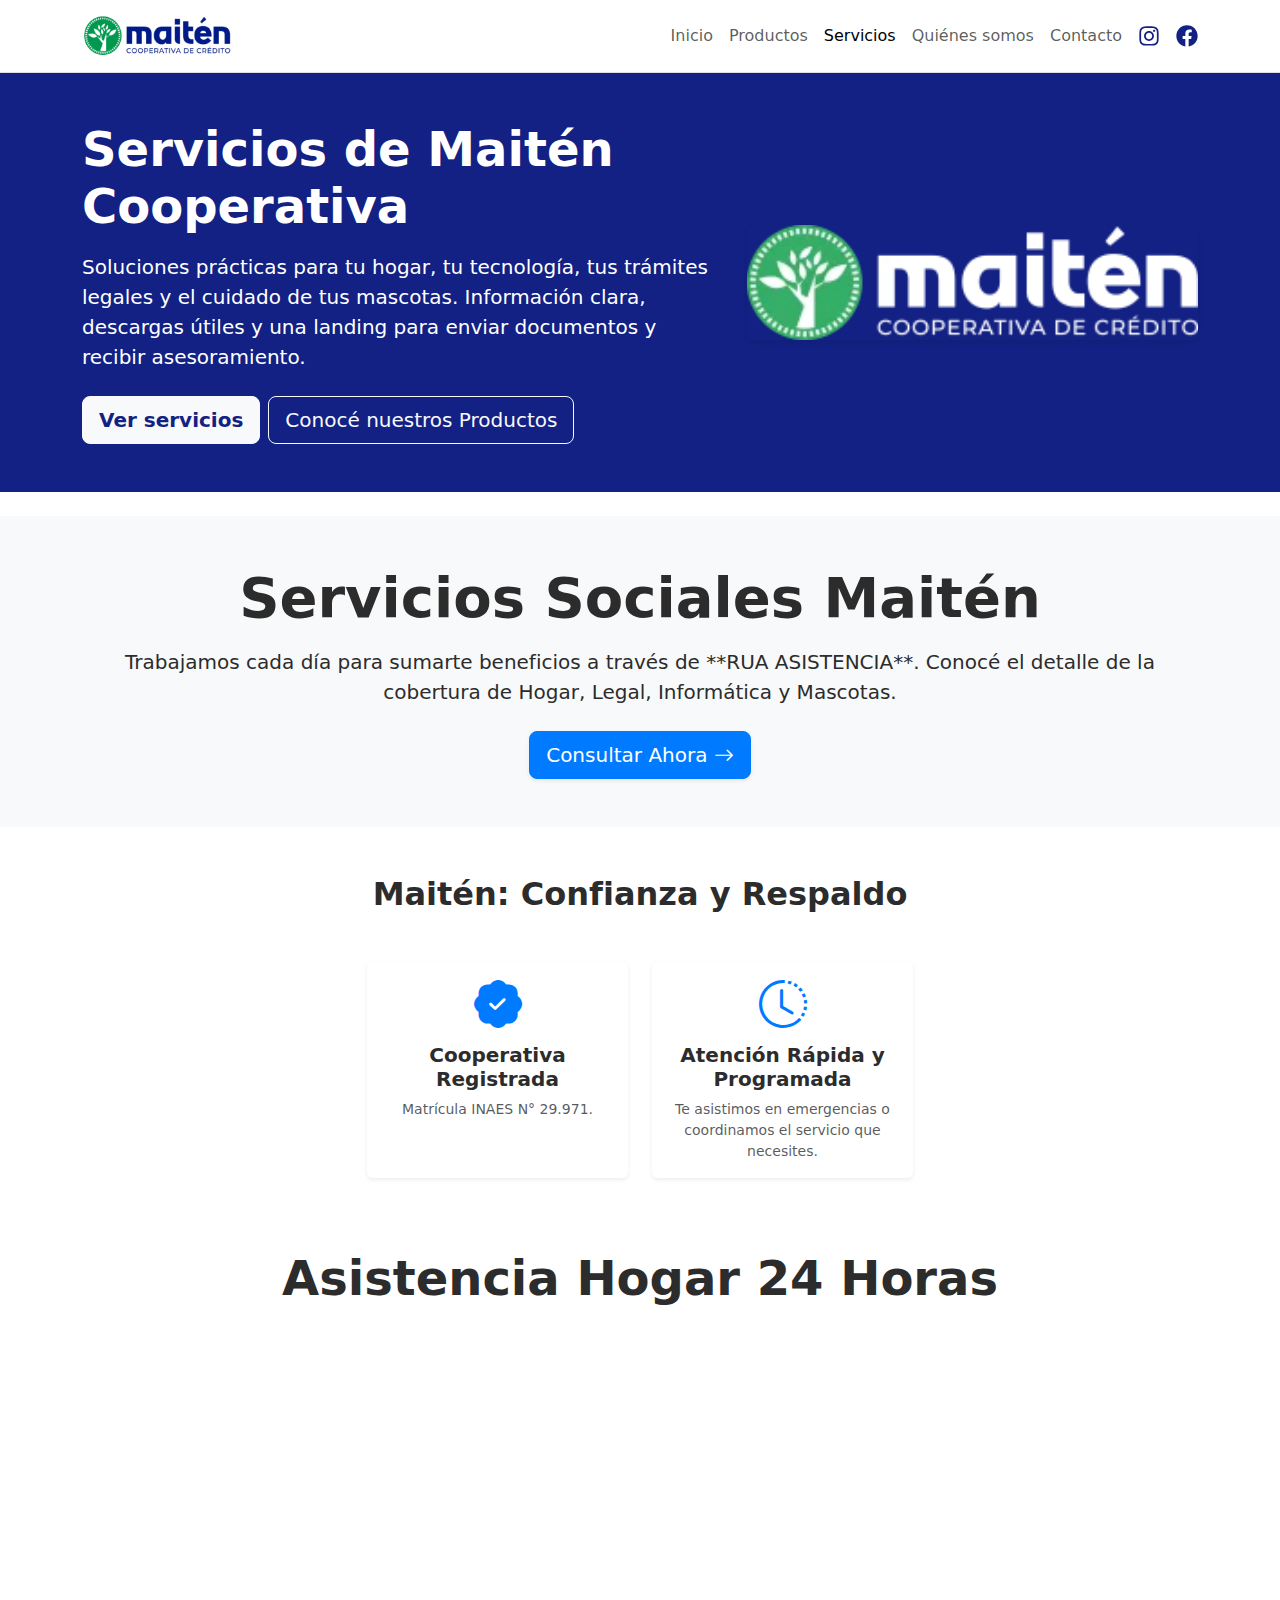
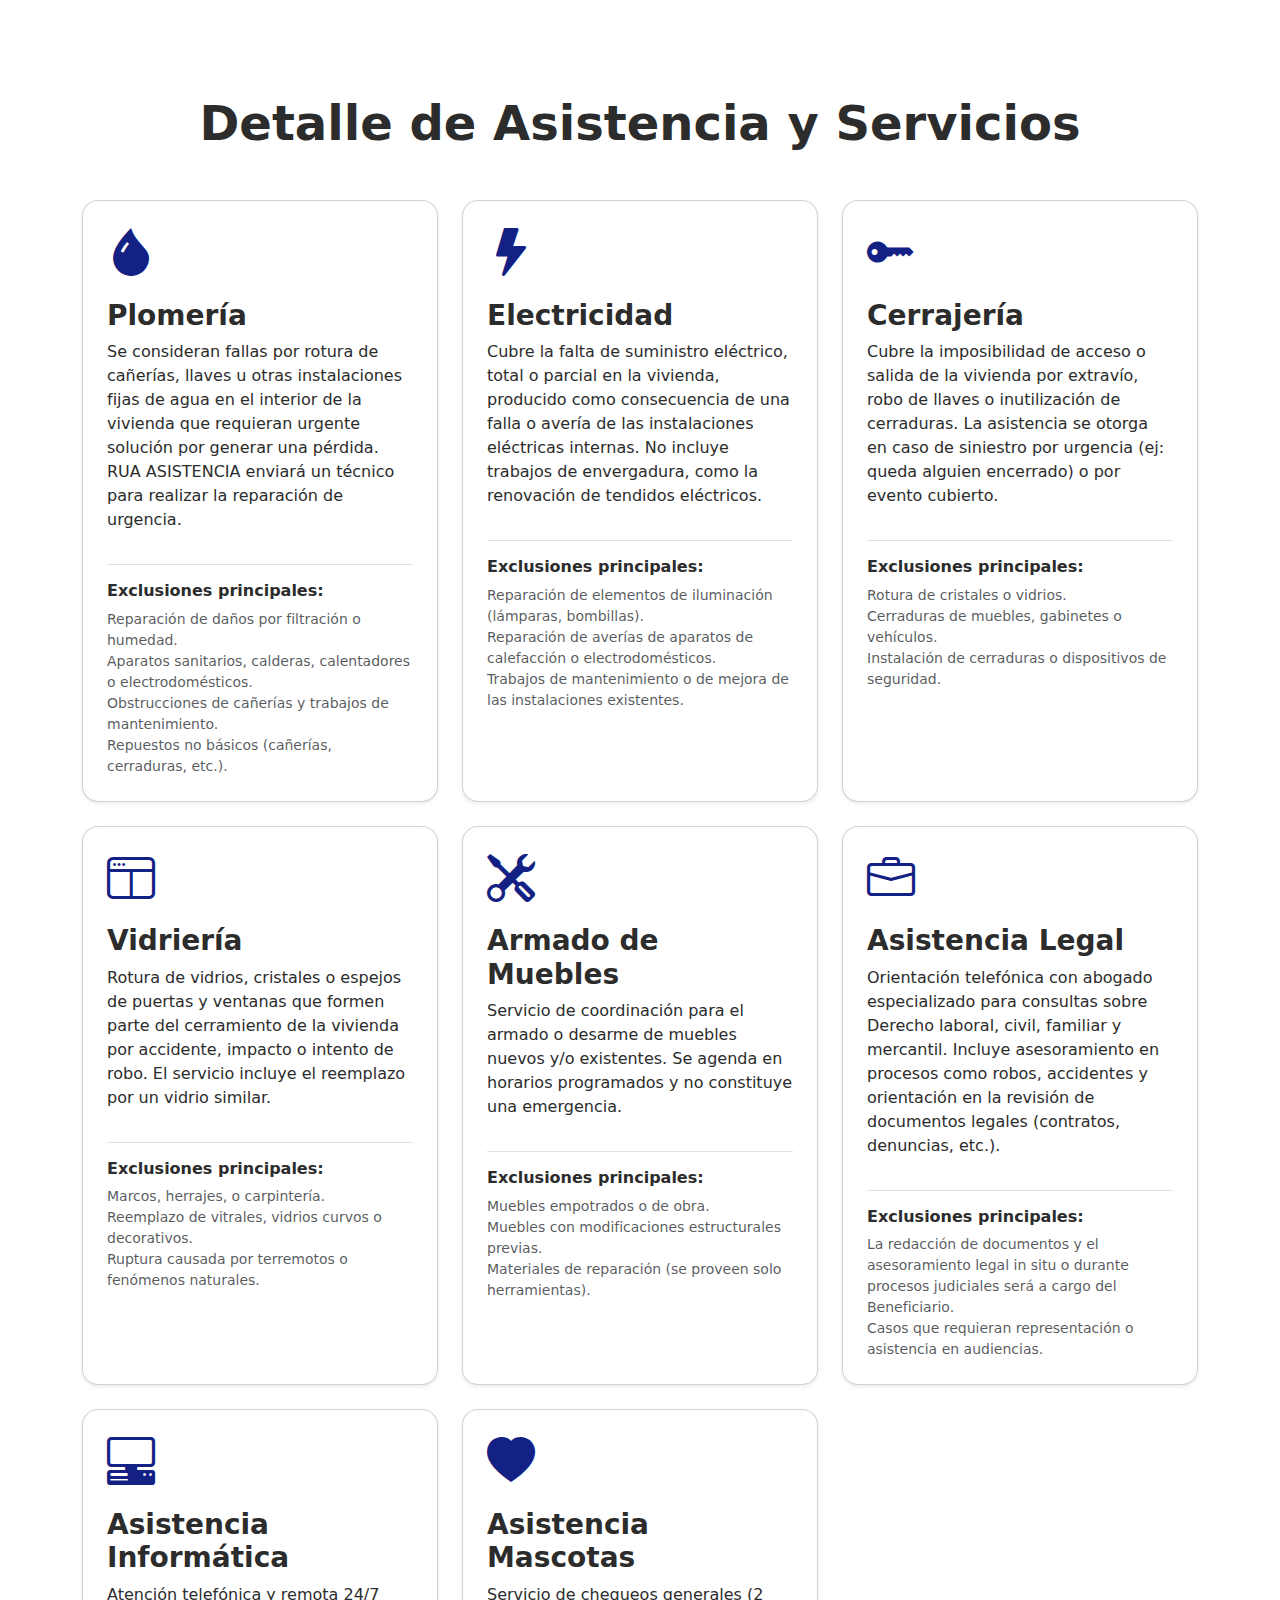
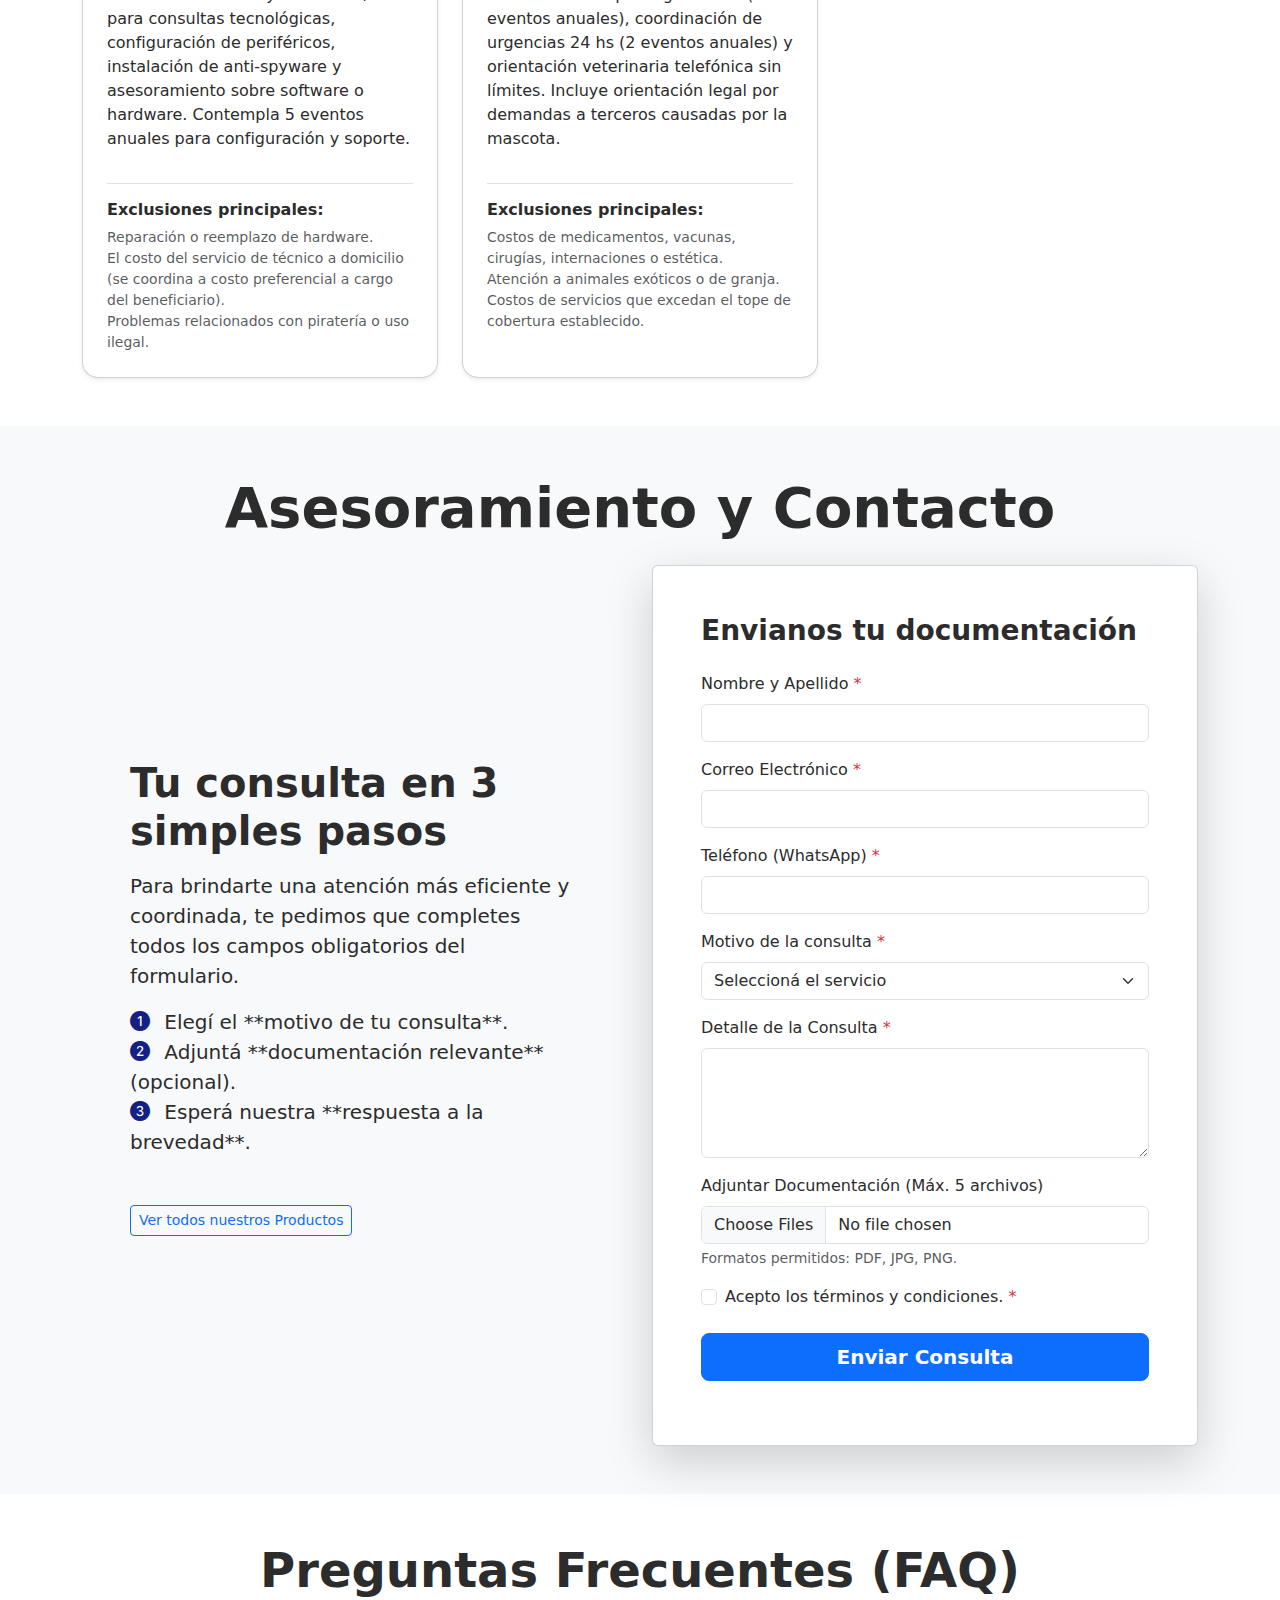
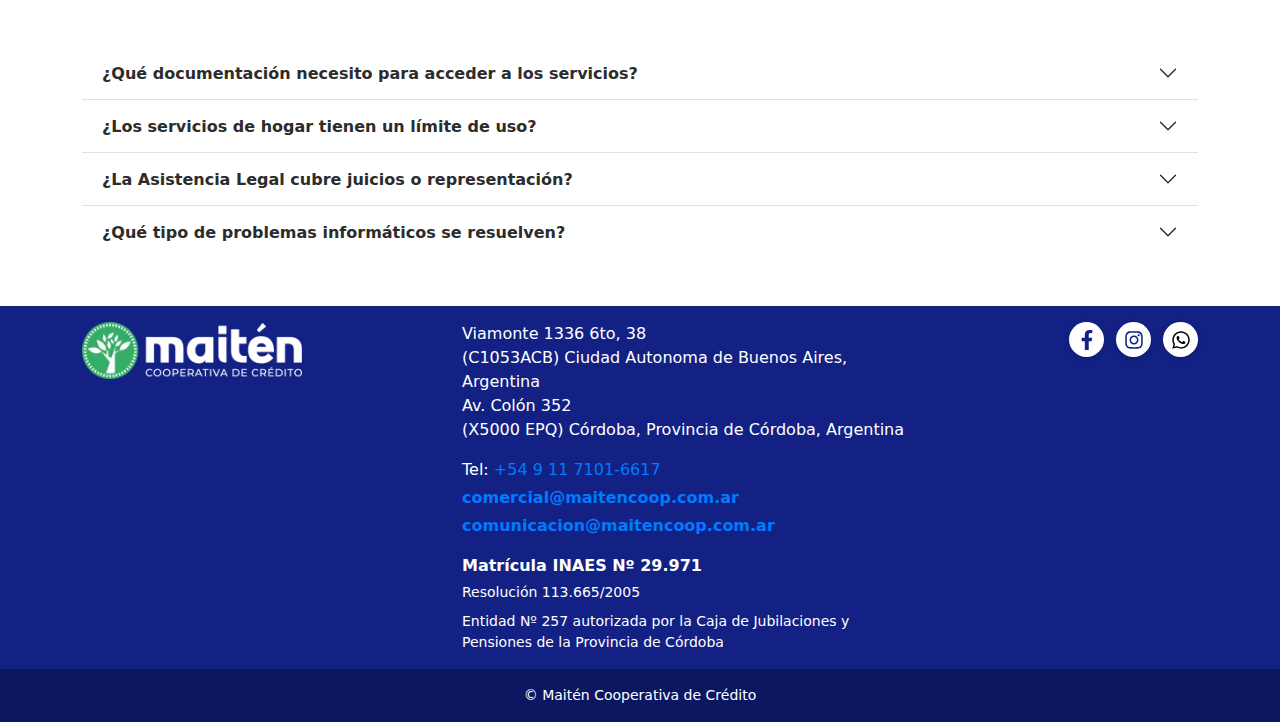
<file: Tarea 4 - Actualización/servicios.html>
<!doctype html>
<html lang="es-AR" dir="ltr">
<head>
    <meta charset="utf-8">
    <meta name="viewport" content="width=device-width, initial-scale=1">
    <title>Servicios de Maitén Cooperativa | Asistencia y Beneficios</title>
    <meta name="description" content="Conocé los servicios de Maitén Cooperativa: Asistencia Hogar (plomería, electricidad, cerrajería, vidriería, armado de muebles), Asistencia Legal, Informática y Mascotas. Beneficios, requisitos y formulario para enviar consultas.">
    <meta name="color-scheme" content="light dark">
    <link rel="preconnect" href="https://cdn.jsdelivr.net" crossorigin>
    <link href="https://cdn.jsdelivr.net/npm/bootstrap@5.3.3/dist/css/bootstrap.min.css" rel="stylesheet" integrity="sha384-QWTKZyjpPEjISv5WaRU9OFeRpok6YctnYmDr5pNlyT2bRjXh0JMhjY6hW+ALEwIH" crossorigin="anonymous">
    <link rel="stylesheet" href="https://cdn.jsdelivr.net/npm/bootstrap-icons@1.11.3/font/bootstrap-icons.min.css">    
    <style>      
        :root{
            --bs-body-font-family: system-ui, -apple-system, Segoe UI, Roboto, Ubuntu, Cantarell, Noto Sans, "Helvetica Neue", Arial, "Apple Color Emoji","Segoe UI Emoji"; 
            --error: #dc3545; 
            --blanco: #ffffff; 
            --blanco2: #eef5ff;
            --azul: #122183;
            --azul-oscuro: #0b1760;
            --link: #007bff; 
            --hover: #3597ff;     
            --gris:#2c2c2c;
            --bs-success: var(--link);  
            --bs-success-rgb: 0,152,85;
            --bs-body-color: var(--gris);
            --bs-primary: var(--azul);
            --bs-primary-rgb: 18,33,131;
            --bs-link-color: var(--link);
            --bs-link-hover-color: var(--hover);
        }
        body {color: var(--gris);}
        .hero{background:var(--azul) ; color: var(--blanco);}
        .hero .lead{max-width: 60ch}
        .icon-32{width:2rem;height:2rem}
        .icon-48{width:3rem;height:3rem}
        .trusted-badge{border:1px solid rgba(0,0,0,.08); border-radius: .75rem; padding:.75rem 1rem; background: var(--blanco)}
        .faq-accordion .accordion-button:not(.collapsed){background-color: var(--blanco2)}
        .service-card{border-radius:1rem}
        .sticky-cta{position:sticky; bottom:0; z-index:1030}
        .visually-strong{font-weight: 700}
        .counter{font-variant-numeric: tabular-nums}
        .required::after{content:" *"; color: var(--error);}
        figcaption{padding-top: 20px;}
        @media (prefers-reduced-motion: reduce){ .animate{transition:none!important} }
        
        /* utilidades nav */
        .icon-22 { width: 22px; height: 22px; }
        .nav-link{ font-family: inherit; font-weight: inherit; transition: color 0.3s; }
        .nav-link:hover { color: var(--hover); }
        .icono-social { color: var(--azul); text-decoration: none; }
        .icono-social:hover { opacity: 0.8; }

        /* estilos footer */
        .footer { background-color: var(--azul); color: var(--blanco); }
        .footer a { text-decoration: none; }
        .link-verde { color: var(--link); }
        .link-verde:hover { color: var(--hover); }
        .redes-wrapper{ gap: .75rem; }
        .red-social{
        display:inline-flex; align-items:center; justify-content:center;
        width: 35px; height:35px; border-radius:50%;
        background-color: var(--blanco);
        color: var(--azul);
        transition: transform .2s ease, box-shadow .2s ease;
        box-shadow: 0 2px 6px rgba(0,0,0,.12);
        }
        .red-social:hover{ transform: translateY(-1px); box-shadow: 0 4px 10px rgba(0,0,0,.18); }
        .red-social svg{ width:20px; height:20px; }
        .footer-bottom{ background-color: var(--azul-oscuro); color: var(--blanco); }

        /* Estilos para animaciones de contador */
        .contador-numero {
            font-size: 3rem;
            font-weight: 700;
            color: var(--azul);
        }
    </style>
    <script src="https://www.google.com/recaptcha/api.js?render=CLAVE_DE_SITIO" async defer></script>
    <!-- (CLAVE_DE_SITIO Debe ser reemplazada por una clave real) -->
    <script type="application/ld+json">
    {
        "@context": "https://schema.org",
        "@type": "FAQPage",
        "mainEntity": 
        [
            {
                "@type": "Question",
                "name": "¿Qué incluye la asistencia de Plomería?",
                "acceptedAnswer": 
                {
                    "@type": "Answer",
                    "text": "Cubre fallas por rotura de cañerías, llaves u otras instalaciones fijas de agua en el interior de la vivienda que requieran urgente solución por generar una pérdida. Se excluyen obstrucciones y trabajos de mantenimiento."
                }
            },
            {
                "@type": "Question",
                "name": "¿Qué documentación puedo adjuntar en mi consulta?",
                "acceptedAnswer": {
                    "@type": "Answer",
                    "text": "El formulario permite adjuntar hasta 5 archivos en formato PDF, JPG y PNG. Esto es útil para enviar documentación, presupuestos o informes relacionados con tu consulta."
                }
            }
        ]
    }
    </script>
</head>
<body>

    <header>
    <nav class="navbar navbar-expand-lg bg-white border-bottom sticky-top" aria-label="Barra de navegación principal">
        <div class="container">
            <a class="navbar-brand d-flex align-items-center gap-2" href="index.html"><picture><source srcset="img/logo-azul.webp" type="image/webp"/><img src="img/logo-azul.png" alt="Logo Maitén" width="150" height="40" class="img-fluid"></picture></a>

            <button class="navbar-toggler" type="button" data-bs-toggle="collapse" data-bs-target="#navPrincipal" aria-controls="navPrincipal" aria-expanded="false" aria-label="Alternar navegación">
                <span class="navbar-toggler-icon"></span>
            </button>

            <div class="collapse navbar-collapse" id="navPrincipal">
                <ul class="navbar-nav ms-auto align-items-lg-center">
                    <li class="nav-item"><a class="nav-link" href="index.html">Inicio</a></li>
                    <li class="nav-item"><a class="nav-link" href="productos.html">Productos</a></li>
                    <li class="nav-item"><a class="nav-link active" aria-current="page" href="servicios.html">Servicios</a></li>
                    <li class="nav-item"><a class="nav-link" href="quienes-somos.html">Quiénes somos</a></li>
                    <li class="nav-item me-lg-2"><a class="nav-link" href="contacto.html">Contacto</a></li>

                    <li class="nav-item d-flex gap-2 mt-2 mt-lg-0">
                    
                        <a href="https://www.instagram.com/maiten.cooperativa/" target="_blank" rel="noopener noreferrer"
                        aria-label="Instagram de Maitén Cooperativa" data-bs-toggle="tooltip" data-bs-title="Instagram"
                        class="icono-social me-2">
                        <svg xmlns="http://www.w3.org/2000/svg" viewBox="0 0 448 512" class="icon-22" aria-hidden="true" focusable="false">
                            <path fill="currentColor" d="M224.1 141c-63.6 0-114.9 51.3-114.9 114.9s51.3 114.9 114.9 114.9S339 319.5 339 255.9 287.7 141 224.1 141zm0 189.6c-41.1 0-74.7-33.5-74.7-74.7s33.5-74.7 74.7-74.7 74.7 33.5 74.7 74.7-33.6 74.7-74.7 74.7zm146.4-194.3c0 14.9-12 26.8-26.8 26.8-14.9 0-26.8-12-26.8-26.8s12-26.8 26.8-26.8 26.8 12 26.8 26.8zm76.1 27.2c-1.7-35.9-9.9-67.7-36.2-93.9-26.2-26.2-58-34.4-93.9-36.2-37-2.1-147.9-2.1-184.9 0-35.8 1.7-67.6 9.9-93.9 36.1s-34.4 58-36.2 93.9c-2.1 37-2.1 147.9 0 184.9 1.7 35.9 9.9 67.7 36.2 93.9s58 34.4 93.9 36.2c37 2.1 147.9 2.1 184.9 0 35.9-1.7 67.7-9.9 93.9-36.2 26.2-26.2 34.4-58 36.2-93.9 2.1-37 2.1-147.8 0-184.8zM398.8 388c-7.8 19.6-22.9 34.7-42.6 42.6-29.5 11.7-99.5 9-132.1 9s-102.7 2.6-132.1-9c-19.6-7.8-34.7-22.9-42.6-42.6-11.7-29.5-9-99.5-9-132.1s-2.6-102.7 9-132.1c7.8-19.6 22.9-34.7 42.6-42.6 29.5-11.7 99.5-9 132.1-9s102.7-2.6 132.1 9c19.6 7.8 34.7 22.9 42.6 42.6 11.7 29.5 9 99.5 9 132.1s2.7 102.7-9 132.1z"/>
                        </svg>
                        <span class="visually-hidden">Instagram</span>
                        </a>
                        <a href="https://www.facebook.com/maiten.cooperativa.ltda" target="_blank" rel="noopener noreferrer"
                        aria-label="Facebook de Maitén Cooperativa" data-bs-toggle="tooltip" data-bs-title="Facebook"
                        class="icono-social">
                        <svg xmlns="http://www.w3.org/2000/svg" viewBox="0 0 512 512" class="icon-22" aria-hidden="true" focusable="false">
                            <path fill="currentColor" d="M504 256C504 119 393 8 256 8S8 119 8 256c0 123.78 90.69 226.38 209.25 245V327.69h-63V256h63v-54.64c0-62.15 37-96.48 93.67-96.48 27.14 0 55.52 4.84 55.52 4.84v61h-31.28c-30.8 0-40.41 19.12-40.41 38.73V256h68.78l-11 71.69h-57.78V501C413.31 482.38 504 379.78 504 256z"/>
                        </svg>
                        <span class="visually-hidden">Facebook</span>
                        </a>
                    </li>
                </ul>
            </div>
        </div>
    </nav>
    <a class="visually-hidden-focusable position-absolute top-0 start-0 p-2 bg-white text-primary rounded-end" href="#contenido">Saltar al contenido</a>

    <header class="hero py-5 mb-4">
    <div class="container">
        <div class="row align-items-center g-4">
            <div class="col-lg-7">
                <h1 class="display-5 fw-bold mb-3">Servicios de Maitén Cooperativa</h1>
                <p class="lead mb-4">Soluciones prácticas para tu hogar, tu tecnología, tus trámites legales y el cuidado de tus mascotas. Información clara, descargas útiles y una landing para enviar documentos y recibir asesoramiento.</p>
                <div class="d-flex gap-2 flex-wrap">
                    <a class="btn btn-light btn-lg text-primary fw-semibold" href="#servicios-hogar">Ver servicios</a>
                    <a class="btn btn-outline-light btn-lg" href="productos.html">Conocé nuestros Productos</a>
                </div>
            </div>
            <div class="col-lg-5 text-center">
            <picture>
                <source type="image/webp" srcset="img/logo-blanco.webp" />
                <source type="image/png" srcset="img/logo-blanco.png" />
                <img src="img/logo-blanco.png" loading="lazy" decoding="async" alt="Ilustración de asistencia y servicios" width="480" height="320" class="img-fluid rounded shadow-sm"/>
            </picture>
            </div>
        </div>
    </div>
    </header>
</header>
    <main id="contenido">
        <section class="encabezado-servicios py-5 bg-light">
            <div class="container text-center">
                <h1 class="display-4 fw-bold text-azul mb-3">Servicios Sociales Maitén</h1>
                <p class="lead text-gris">Trabajamos cada día para sumarte beneficios a través de **RUA ASISTENCIA**. Conocé el detalle de la cobertura de Hogar, Legal, Informática y Mascotas.</p>
                <div class="mt-4">
                    <a href="#formulario-consulta" class="btn btn-primary btn-lg shadow-sm" style="background-color: var(--link); border-color: var(--link);">Consultar Ahora <i class="bi bi-arrow-right"></i></a>
                </div>
            </div>
        </section>
        
        <section id="galeria-confianza" class="py-5 bg-blanco2">
            <div class="container">
                <h2 class="text-center mb-5 fw-bold text-azul">Maitén: Confianza y Respaldo</h2>
                <div class="row justify-content-center g-4 text-center">

                    <div class="col-6 col-md-3">
                        <div class="card h-100 p-3 shadow-sm border-0">
                            <i class="bi bi-patch-check-fill display-5" style="color: var(--link);"></i>
                            <h3 class="fs-5 mt-2 fw-semibold">Cooperativa Registrada</h3>
                            <p class="card-text text-muted small">Matrícula INAES N° 29.971.</p>
                        </div>
                    </div>

                    <div class="col-6 col-md-3">
                        <div class="card h-100 p-3 shadow-sm border-0">
                            <i class="bi bi-clock-history display-5" style="color: var(--link);"></i>
                            <h3 class="fs-5 mt-2 fw-semibold">Atención Rápida y Programada</h3>
                            <p class="card-text text-muted small">Te asistimos en emergencias o coordinamos el servicio que necesites.</p>
                        </div>
                    </div>
                </div>
            </div>
        </section>
        
        <section class="py-4 bg-white">
            <h2 class="display-5 fw-bold text-center mb-5 text-azul">Asistencia Hogar 24 Horas</h2>
            <div class="container">
                <div class="row g-3">
                <div class="col-6 col-md-3"><picture><source type="image/webp" srcset="img/galeria-1.webp" /><img class="img-fluid rounded" src="img/galeria-1.webp" loading="lazy" decoding="async" width="320" height="200" alt="Técnico realizando una reparación"/></picture></div>
                <div class="col-6 col-md-3"><picture><source type="image/webp" srcset="img/galeria-2.webp" /><img class="img-fluid rounded" src="img/galeria-2.webp" loading="lazy" decoding="async" width="320" height="200" alt="Asesoría legal por teléfono"/></picture></div>
                <div class="col-6 col-md-3"><picture><source type="image/webp" srcset="img/galeria-3.webp" /><img class="img-fluid rounded" src="img/galeria-3.webp" loading="lazy" decoding="async" width="320" height="200" alt="Soporte informático a distancia"/></picture></div>
                <div class="col-6 col-md-3"><picture><source type="image/webp" srcset="img/galeria-4.webp" /><img class="img-fluid rounded" src="img/galeria-4.webp" loading="lazy" decoding="async" width="320" height="200" alt="Atención veterinaria para mascotas"/></picture></div>
                </div>
            </div>
        </section>
        
        <section id="servicios-hogar" class="py-5">
            <div class="container">
                <h2 class="text-center display-5 fw-bold text-azul mb-5">Detalle de Asistencia y Servicios</h2>
                <div class="row row-cols-1 row-cols-md-2 row-cols-lg-3 g-4">
                    
                    <div class="col">
                        <div class="card service-card p-4 h-100 shadow-sm">
                            <i class="bi bi-droplet-fill display-5 text-primary mb-3"></i>
                            <h3 class="card-title fw-bold">Plomería</h3>
                            <p class="card-text">Se consideran fallas por rotura de cañerías, llaves u otras instalaciones fijas de agua en el interior de la vivienda que requieran urgente solución por generar una pérdida. RUA ASISTENCIA enviará un técnico para realizar la reparación de urgencia.</p>
                            
                            <div class="mt-3 pt-3 border-top">
                                <h4 class="fs-6 fw-bold mb-2">Exclusiones principales:</h4>
                                <ul class="list-unstyled mb-0 small text-muted">
                                    <li>Reparación de daños por filtración o humedad.</li>
                                    <li>Aparatos sanitarios, calderas, calentadores o electrodomésticos.</li>
                                    <li>Obstrucciones de cañerías y trabajos de mantenimiento.</li>
                                    <li>Repuestos no básicos (cañerías, cerraduras, etc.).</li>
                                </ul>
                            </div>
                        </div>
                    </div>
                    
                    <div class="col">
                        <div class="card service-card p-4 h-100 shadow-sm bg-blanco2">
                            <i class="bi bi-lightning-fill display-5 text-primary mb-3"></i>
                            <h3 class="card-title fw-bold">Electricidad</h3>
                            <p class="card-text">Cubre la falta de suministro eléctrico, total o parcial en la vivienda, producido como consecuencia de una falla o avería de las instalaciones eléctricas internas. No incluye trabajos de envergadura, como la renovación de tendidos eléctricos.</p>
                            
                            <div class="mt-3 pt-3 border-top">
                                <h4 class="fs-6 fw-bold mb-2">Exclusiones principales:</h4>
                                <ul class="list-unstyled mb-0 small text-muted">
                                    <li>Reparación de elementos de iluminación (lámparas, bombillas).</li>
                                    <li>Reparación de averías de aparatos de calefacción o electrodomésticos.</li>
                                    <li>Trabajos de mantenimiento o de mejora de las instalaciones existentes.</li>
                                </ul>
                            </div>
                        </div>
                    </div>
                    
                    <div class="col">
                        <div class="card service-card p-4 h-100 shadow-sm">
                            <i class="bi bi-key-fill display-5 text-primary mb-3"></i>
                            <h3 class="card-title fw-bold">Cerrajería</h3>
                            <p class="card-text">Cubre la imposibilidad de acceso o salida de la vivienda por extravío, robo de llaves o inutilización de cerraduras. La asistencia se otorga en caso de siniestro por urgencia (ej: queda alguien encerrado) o por evento cubierto.</p>
                            
                            <div class="mt-3 pt-3 border-top">
                                <h4 class="fs-6 fw-bold mb-2">Exclusiones principales:</h4>
                                <ul class="list-unstyled mb-0 small text-muted">
                                    <li>Rotura de cristales o vidrios.</li>
                                    <li>Cerraduras de muebles, gabinetes o vehículos.</li>
                                    <li>Instalación de cerraduras o dispositivos de seguridad.</li>
                                </ul>
                            </div>
                        </div>
                    </div>
                    
                    <div class="col">
                        <div class="card service-card p-4 h-100 shadow-sm bg-blanco2">
                            <i class="bi bi-window-split display-5 text-primary mb-3"></i>
                            <h3 class="card-title fw-bold">Vidriería</h3>
                            <p class="card-text">Rotura de vidrios, cristales o espejos de puertas y ventanas que formen parte del cerramiento de la vivienda por accidente, impacto o intento de robo. El servicio incluye el reemplazo por un vidrio similar.</p>
                            
                            <div class="mt-3 pt-3 border-top">
                                <h4 class="fs-6 fw-bold mb-2">Exclusiones principales:</h4>
                                <ul class="list-unstyled mb-0 small text-muted">
                                    <li>Marcos, herrajes, o carpintería.</li>
                                    <li>Reemplazo de vitrales, vidrios curvos o decorativos.</li>
                                    <li>Ruptura causada por terremotos o fenómenos naturales.</li>
                                </ul>
                            </div>
                        </div>
                    </div>
                    
                    <div class="col">
                        <div class="card service-card p-4 h-100 shadow-sm">
                            <i class="bi bi-tools display-5 text-primary mb-3"></i>
                            <h3 class="card-title fw-bold">Armado de Muebles</h3>
                            <p class="card-text">Servicio de coordinación para el armado o desarme de muebles nuevos y/o existentes. Se agenda en horarios programados y no constituye una emergencia.</p>
                            
                            <div class="mt-3 pt-3 border-top">
                                <h4 class="fs-6 fw-bold mb-2">Exclusiones principales:</h4>
                                <ul class="list-unstyled mb-0 small text-muted">
                                    <li>Muebles empotrados o de obra.</li>
                                    <li>Muebles con modificaciones estructurales previas.</li>
                                    <li>Materiales de reparación (se proveen solo herramientas).</li>
                                </ul>
                            </div>
                        </div>
                    </div>
                    
                    <div class="col">
                        <div class="card service-card p-4 h-100 shadow-sm bg-blanco2">
                            <i class="bi bi-briefcase display-5 text-primary mb-3"></i>
                            <h3 class="card-title fw-bold">Asistencia Legal</h3>
                            <p class="card-text">Orientación telefónica con abogado especializado para consultas sobre Derecho laboral, civil, familiar y mercantil. Incluye asesoramiento en procesos como robos, accidentes y orientación en la revisión de documentos legales (contratos, denuncias, etc.).</p>
                            
                            <div class="mt-3 pt-3 border-top">
                                <h4 class="fs-6 fw-bold mb-2">Exclusiones principales:</h4>
                                <ul class="list-unstyled mb-0 small text-muted">
                                    <li>La redacción de documentos y el asesoramiento legal in situ o durante procesos judiciales será a cargo del Beneficiario.</li>
                                    <li>Casos que requieran representación o asistencia en audiencias.</li>
                                </ul>
                            </div>
                        </div>
                    </div>
                    
                    <div class="col">
                        <div class="card service-card p-4 h-100 shadow-sm">
                            <i class="bi bi-pc-display-horizontal display-5 text-primary mb-3"></i>
                            <h3 class="card-title fw-bold">Asistencia Informática</h3>
                            <p class="card-text">Atención telefónica y remota 24/7 para consultas tecnológicas, configuración de periféricos, instalación de anti-spyware y asesoramiento sobre software o hardware. Contempla 5 eventos anuales para configuración y soporte.</p>
                            
                            <div class="mt-3 pt-3 border-top">
                                <h4 class="fs-6 fw-bold mb-2">Exclusiones principales:</h4>
                                <ul class="list-unstyled mb-0 small text-muted">
                                    <li>Reparación o reemplazo de hardware.</li>
                                    <li>El costo del servicio de técnico a domicilio (se coordina a costo preferencial a cargo del beneficiario).</li>
                                    <li>Problemas relacionados con piratería o uso ilegal.</li>
                                </ul>
                            </div>
                        </div>
                    </div>
                    
                    <div class="col">
                        <div class="card service-card p-4 h-100 shadow-sm bg-blanco2">
                            <i class="bi bi-heart-fill display-5 text-primary mb-3"></i>
                            <h3 class="card-title fw-bold">Asistencia Mascotas</h3>
                            <p class="card-text">Servicio de chequeos generales (2 eventos anuales), coordinación de urgencias 24 hs (2 eventos anuales) y orientación veterinaria telefónica sin límites. Incluye orientación legal por demandas a terceros causadas por la mascota.</p>
                            
                            <div class="mt-3 pt-3 border-top">
                                <h4 class="fs-6 fw-bold mb-2">Exclusiones principales:</h4>
                                <ul class="list-unstyled mb-0 small text-muted">
                                    <li>Costos de medicamentos, vacunas, cirugías, internaciones o estética.</li>
                                    <li>Atención a animales exóticos o de granja.</li>
                                    <li>Costos de servicios que excedan el tope de cobertura establecido.</li>
                                </ul>
                            </div>
                        </div>
                    </div>
                </div>
            </div>
        </section>

        <section id="landing" class="py-5 bg-light">
            <div class="container">
                <h2 class="display-4 fw-bold text-center text-azul mb-4" id="formulario-consulta">Asesoramiento y Contacto</h2>
                <div class="row justify-content-center g-4">
                    
                    <div class="col-lg-6">
                        <div class="p-4 p-md-5 h-100 d-flex flex-column justify-content-center">
                            <h3 class="fw-bold display-6 mb-3">Tu consulta en 3 simples pasos</h3>
                            <p class="lead">Para brindarte una atención más eficiente y coordinada, te pedimos que completes todos los campos obligatorios del formulario.</p>

                            <ul class="list-unstyled lead mb-4">
                                <li><i class="bi bi-1-circle-fill text-primary me-2"></i> Elegí el **motivo de tu consulta**.</li>
                                <li><i class="bi bi-2-circle-fill text-primary me-2"></i> Adjuntá **documentación relevante** (opcional).</li>
                                <li><i class="bi bi-3-circle-fill text-primary me-2"></i> Esperá nuestra **respuesta a la brevedad**.</li>
                            </ul>
                            <p class="mt-4"><a href="productos.html" class="btn btn-outline-primary btn-sm">Ver todos nuestros Productos</a></p>
                        </div>
                    </div>

                    <div class="col-lg-6">
                        <div class="card card-body shadow-lg p-4 p-md-5">
                            <h3 class="card-title fw-bold mb-4">Envianos tu documentación</h3>
                            <form id="form-consulta" action="/api/consulta" method="POST" enctype="multipart/form-data" novalidate>
                                
                                <div class="form-group mb-3 d-none">
                                    <label for="nombre_invisible" class="visually-hidden">Nombre (dejar vacío)</label>
                                    <input type="text" id="nombre_invisible" name="nombre_invisible" class="form-control" tabindex="-1" autocomplete="off">
                                </div>

                                <div class="mb-3">
                                    <label for="nombre" class="form-label required">Nombre y Apellido</label>
                                    <input type="text" class="form-control" id="nombre" name="nombre" required aria-required="true" maxlength="100">
                                    <div class="invalid-feedback">Por favor, ingresá tu nombre y apellido.</div>
                                </div>
                                
                                <div class="mb-3">
                                    <label for="email" class="form-label required">Correo Electrónico</label>
                                    <input type="email" class="form-control" id="email" name="email" required aria-required="true" maxlength="100">
                                    <div class="invalid-feedback">Por favor, ingresá un correo electrónico válido.</div>
                                </div>
                                
                                <div class="mb-3">
                                    <label for="telefono" class="form-label required">Teléfono (WhatsApp)</label>
                                    <input type="tel" class="form-control" id="telefono" name="telefono" required aria-required="true" maxlength="20">
                                    <div class="invalid-feedback">Por favor, ingresá un número de teléfono.</div>
                                </div>

                                <div class="mb-3">
                                    <label for="motivo_consulta" class="form-label required">Motivo de la consulta</label>
                                    <select class="form-select" id="motivo_consulta" name="motivo_consulta" required aria-required="true">
                                        <option value="" disabled selected>Seleccioná el servicio</option>
                                        <option value="plomeria">Asistencia Hogar: Plomería</option>
                                        <option value="electricidad">Asistencia Hogar: Electricidad</option>
                                        <option value="cerrajeria">Asistencia Hogar: Cerrajería</option>
                                        <option value="vidrieria">Asistencia Hogar: Vidriería</option>
                                        <option value="muebles">Asistencia Hogar: Armado de Muebles</option>
                                        <option value="legal">Asistencia Legal</option>
                                        <option value="informatica">Asistencia Informática</option>
                                        <option value="mascotas">Asistencia Mascotas</option>
                                        </select>
                                    <div class="invalid-feedback">Por favor, seleccioná el motivo de tu consulta.</div>
                                </div>
                                
                                <div class="mb-3">
                                    <label for="mensaje" class="form-label required">Detalle de la Consulta</label>
                                    <textarea class="form-control" id="mensaje" name="mensaje" rows="4" required aria-required="true" maxlength="500"></textarea>
                                    <div class="invalid-feedback">Por favor, detallá tu consulta.</div>
                                </div>

                                <div class="mb-3">
                                    <label for="adjuntos" class="form-label">Adjuntar Documentación (Máx. 5 archivos)</label>
                                    <input class="form-control" type="file" id="adjuntos" name="adjuntos[]" multiple accept=".pdf, .jpg, .jpeg, .png" data-max-files="5">
                                    <div class="form-text">Formatos permitidos: PDF, JPG, PNG.</div>
                                </div>
                                
                                <div class="mb-4">
                                    <div class="form-check">
                                        <input class="form-check-input" type="checkbox" id="acepto_tyc" name="acepto_tyc" required aria-required="true">
                                        <label class="form-check-label required" for="acepto_tyc">Acepto los términos y condiciones.</label>
                                        <div class="invalid-feedback">Debes aceptar los términos y condiciones.</div>
                                    </div>
                                </div>

                                <input type="hidden" name="recaptcha_token" id="recaptcha_token">
                                
                                <button type="submit" class="btn btn-primary btn-lg w-100 fw-semibold" id="btn-submit">Enviar Consulta</button>
                                
                                <div id="resultado" class="mt-3 text-center" aria-live="polite"></div>
                            </form>
                        </div>
                    </div>
                </div>
            </div>
        </section>

        <section id="faq" class="py-5">
            <h2 class="display-5 fw-bold text-center mb-5 text-azul">Preguntas Frecuentes (FAQ)</h2>
            <div class="container">
                <div class="accordion accordion-flush faq-accordion" id="accordionFlushExample">
                    
                    <div class="accordion-item">
                        <h3 class="accordion-header" id="flush-headingOne">
                            <button class="accordion-button collapsed fw-semibold" type="button" data-bs-toggle="collapse" data-bs-target="#flush-collapseOne" aria-expanded="false" aria-controls="flush-collapseOne">
                                ¿Qué documentación necesito para acceder a los servicios?
                            </button>
                        </h3>
                        <div id="flush-collapseOne" class="accordion-collapse collapse" aria-labelledby="flush-headingOne" data-bs-parent="#accordionFlushExample">
                            <div class="accordion-body">
                                Para la mayoría de los servicios de asistencia, solo necesitás tus datos de asociado y la dirección del servicio. Para consultas legales o que requieran análisis (ej. armado de muebles o siniestros de vidriería), es útil adjuntar fotos o documentación relevante en el formulario.
                            </div>
                        </div>
                    </div>
                    
                    <div class="accordion-item">
                        <h3 class="accordion-header" id="flush-headingTwo">
                            <button class="accordion-button collapsed fw-semibold" type="button" data-bs-toggle="collapse" data-bs-target="#flush-collapseTwo" aria-expanded="false" aria-controls="flush-collapseTwo">
                                ¿Los servicios de hogar tienen un límite de uso?
                            </button>
                        </h3>
                        <div id="flush-collapseTwo" class="accordion-collapse collapse" aria-labelledby="flush-headingTwo" data-bs-parent="#accordionFlushExample">
                            <div class="accordion-body">
                                Sí, cada servicio de emergencia (Plomería, Electricidad, Cerrajería, Vidriería) tiene un límite de eventos por año y límites en los montos de materiales y mano de obra. Recomendamos consultar las bases y condiciones completas que se pueden descargar desde la sección de Productos.
                            </div>
                        </div>
                    </div>
                    
                    <div class="accordion-item">
                        <h3 class="accordion-header" id="flush-headingThree">
                            <button class="accordion-button collapsed fw-semibold" type="button" data-bs-toggle="collapse" data-bs-target="#flush-collapseThree" aria-expanded="false" aria-controls="flush-collapseThree">
                                ¿La Asistencia Legal cubre juicios o representación?
                            </button>
                        </h3>
                        <div id="flush-collapseThree" class="accordion-collapse collapse" aria-labelledby="flush-headingThree" data-bs-parent="#accordionFlushExample">
                            <div class="accordion-body">
                                La Asistencia Legal es un servicio de orientación telefónica y consulta primaria. No incluye la representación en juicios, la realización de trámites presenciales, ni el pago de honorarios de abogados para procesos de litigio. Su objetivo es brindarte el asesoramiento inicial.
                            </div>
                        </div>
                    </div>
                    
                    <div class="accordion-item">
                        <h3 class="accordion-header" id="flush-headingFour">
                            <button class="accordion-button collapsed fw-semibold" type="button" data-bs-toggle="collapse" data-bs-target="#flush-collapseFour" aria-expanded="false" aria-controls="flush-collapseFour">
                                ¿Qué tipo de problemas informáticos se resuelven?
                            </button>
                        </h3>
                        <div id="flush-collapseFour" class="accordion-collapse collapse" aria-labelledby="flush-headingFour" data-bs-parent="#accordionFlushExample">
                            <div class="accordion-body">
                                Se resuelven problemas de software, virus, configuración de internet, correo electrónico, y ayuda con el uso de programas básicos. La asistencia es remota o telefónica, por lo que no se cubren fallas físicas de hardware (ej. pantalla rota, disco duro dañado).
                            </div>
                        </div>
                    </div>
                    
                </div>
            </div>
        </section>
    </main>

    <footer class="footer mt-auto text-white">
        <div class="container py-3">
        <div class="row gy-4 align-items-start">
            <!-- Logo -->
            <div class="col-lg-4">
            <img src="img/logo-blanco.webp" alt="Maitén Cooperativa de Crédito" class="mb-3" style="max-width:220px;">
            </div>

            <div class="col-lg-5">
            <address class="mb-3">
                <div>Viamonte 1336 6to, 38</div>
                <div>(C1053ACB) Ciudad Autonoma de Buenos Aires, Argentina</div>
                <div>Av. Colón 352</div>
                <div>(X5000 EPQ) Córdoba, Provincia de Córdoba, Argentina</div>
            </address>

            <p class="mb-1">Tel: <a href="tel:+5491171016617" class="link-verde">+54 9 11 7101-6617</a></p>
            <p class="fw-bold mb-1"><a href="mailto:comercial@maitencoop.com.ar" class="link-verde">comercial@maitencoop.com.ar</a></p>
            <p class="fw-bold mb-3"><a href="mailto:comunicacion@maitencoop.com.ar" class="link-verde">comunicacion@maitencoop.com.ar</a></p>

            <p class="fw-bold mb-1">Matrícula INAES Nº 29.971</p>
            <p class="small mb-2">Resolución 113.665/2005</p>
            <p class="small mb-0">Entidad Nº 257 autorizada por la Caja de Jubilaciones y Pensiones de la Provincia de Córdoba</p>
            </div>
            
            <div class="col-lg-3 d-flex justify-content-lg-end">
            <div class="d-flex redes-wrapper">
                <a class="red-social" href="https://www.facebook.com/maiten.cooperativa.ltda" target="_blank" rel="noopener noreferrer" aria-label="Facebook de Maitén">
                <svg xmlns="http://www.w3.org/2000/svg" viewBox="0 0 320 512" aria-hidden="true" focusable="false">
                    <path fill="currentColor" d="M279.14 288l14.22-92.66h-88.91V127.9c0-25.35 12.42-50.06 52.24-50.06h40.42V6.26S271.43 0 225.36 0c-73.22 0-121.08 44.38-121.08 124.72v70.62H22.89V288h81.39v224h100.2V288z"/>
                </svg>
                </a>
                <a class="red-social" href="https://www.instagram.com/maiten.cooperativa/" target="_blank" rel="noopener noreferrer" aria-label="Instagram de Maitén">
                <svg xmlns="http://www.w3.org/2000/svg" viewBox="0 0 448 512" aria-hidden="true" focusable="false">
                    <path fill="currentColor" d="M224.1 141c-63.6 0-114.9 51.3-114.9 114.9s51.3 114.9 114.9 114.9S339 319.5 339 255.9 287.7 141 224.1 141zm0 189.6c-41.1 0-74.7-33.5-74.7-74.7s33.5-74.7 74.7-74.7 74.7 33.5 74.7 74.7-33.6 74.7-74.7 74.7zm146.4-194.3c0 14.9-12 26.8-26.8 26.8-14.9 0-26.8-12-26.8-26.8s12-26.8 26.8-26.8 26.8 12 26.8 26.8zm76.1 27.2c-1.7-35.9-9.9-67.7-36.2-93.9-26.2-26.2-58-34.4-93.9-36.2-37-2.1-147.9-2.1-184.9 0-35.8 1.7-67.6 9.9-93.9 36.1s-34.4 58-36.2 93.9c-2.1 37-2.1 147.9 0 184.9 1.7 35.9 9.9 67.7 36.2 93.9s58 34.4 93.9 36.2c37 2.1 147.9 2.1 184.9 0 35.9-1.7 67.7-9.9 93.9-36.2 26.2-26.2 34.4-58 36.2-93.9 2.1-37 2.1-147.8 0-184.8zM398.8 388c-7.8 19.6-22.9 34.7-42.6 42.6-29.5 11.7-99.5 9-132.1 9s-102.7 2.6-132.1-9c-19.6-7.8-34.7-22.9-42.6-42.6-11.7-29.5-9-99.5-9-132.1s-2.6-102.7 9-132.1c7.8-19.6 22.9-34.7 42.6-42.6 29.5-11.7 99.5-9 132.1-9s102.7-2.6 132.1 9c19.6 7.8 34.7 22.9 42.6 42.6 11.7 29.5 9 99.5 9 132.1s2.7 102.7-9 132.1z"/>
                </svg>
                </a>
                <a class="red-social" href="https://wa.link/s8ukfe" target="_blank" rel="noopener noreferrer" aria-label="WhatsApp de Maitén">
                <svg xmlns="http://www.w3.org/2000/svg" viewBox="0 0 448 512" aria-hidden="true" focusable="false">
                    <path d="M380.9 97.1C339 55.1 283.2 32 223.9 32c-122.4 0-222 99.6-222 222 0 39.1 10.2 77.3 29.6 111L0 480l117.7-30.9c32.4 17.7 68.9 27 106.1 27h.1c122.3 0 224.1-99.6 224.1-222 0-59.3-25.2-115-67.1-157zm-157 341.6c-33.2 0-65.7-8.9-94-25.7l-6.7-4-69.8 18.3L72 359.2l-4.4-7c-18.5-29.4-28.2-63.3-28.2-98.2 0-101.7 82.8-184.5 184.6-184.5 49.3 0 95.6 19.2 130.4 54.1 34.8 34.9 56.2 81.2 56.1 130.5 0 101.8-84.9 184.6-186.6 184.6zm101.2-138.2c-5.5-2.8-32.8-16.2-37.9-18-5.1-1.9-8.8-2.8-12.5 2.8-3.7 5.6-14.3 18-17.6 21.8-3.2 3.7-6.5 4.2-12 1.4-32.6-16.3-54-29.1-75.5-66-5.7-9.8 5.7-9.1 16.3-30.3 1.8-3.7.9-6.9-.5-9.7-1.4-2.8-12.5-30.1-17.1-41.2-4.5-10.8-9.1-9.3-12.5-9.5-3.2-.2-6.9-.2-10.6-.2-3.7 0-9.7 1.4-14.8 6.9-5.1 5.6-19.4 19-19.4 46.3 0 27.3 19.9 53.7 22.6 57.4 2.8 3.7 39.1 59.7 94.8 83.8 35.2 15.2 49 16.5 66.6 13.9 10.7-1.6 32.8-13.4 37.4-26.4 4.6-13 4.6-24.1 3.2-26.4-1.3-2.5-5-3.9-10.5-6.6z"></path>
                </svg>
                </a>
            </div>
            </div>
        </div>
        </div>

        <div class="footer-bottom py-3">
        <div class="container text-center small">
            © <span id="año"></span> Maitén Cooperativa de Crédito
        </div>
        </div>
    </footer>

    <script src="https://cdn.jsdelivr.net/npm/bootstrap@5.3.3/dist/js/bootstrap.bundle.min.js" integrity="sha384-YvpcrYf0tY3lHB60NNkmXc5s9fDVZLESaAA55NDzOxhy9GkcIdslK1eN7N6jIeHz" crossorigin="anonymous"></script>

    <script>
    (
        function () {
            document.getElementById('current-year').textContent = new Date().getFullYear();

            // Constante para reCAPTCHA (Debe ser reemplazada por una clave real)
            const CLAVE_SITIO_RECAPTCHA = 'CLAVE_DE_SITIO'; 
            
            const form_html = document.getElementById('form-consulta');
            const resultado_div = document.getElementById('resultado');
            const boton_submit = document.getElementById('btn-submit');
            
            // Reemplazo de variables de nombres del script original por nombres más claros (form, out)
            const form = form_html;
            const out = resultado_div;

            if (!form) return; 

            form.addEventListener('submit', async function (e) {
                e.preventDefault();
                e.stopPropagation();

                // Validación nativa de HTML5
                if (!form.checkValidity()) {
                    form.classList.add('was-validated');
                    return;
                }

                form.classList.remove('was-validated');
                boton_submit.disabled = true;
                
                out.innerHTML = '<span class="text-primary">Enviando consulta...</span>';

                // --- INICIO: LÓGICA reCAPTCHA v3 ---
                grecaptcha.ready(function() {
                    // La función grecaptcha.execute es ASÍNCRONA y genera el token.
                    grecaptcha.execute(CLAVE_SITIO_RECAPTCHA, {action: 'consulta'}).then(async function(token) {
                        // 1. Asignar el token al campo oculto.
                        document.getElementById('recaptcha_token').value = token;
                        
                        // 2. Crear y enviar el formulario (que ahora incluye el token y el honeypot).
                        const formData = new FormData(form);
                        
                        try {
                            const respuesta = await fetch(form.action, { method: 'POST', body: formData });
                            
                            // Verificamos si la respuesta fue un éxito HTTP (código 200-299)
                            if (!respuesta.ok) {
                                throw new Error(`Error de servidor: ${respuesta.status}`);
                            }
                            
                            const datos_respuesta = await respuesta.json();
                            
                            // Verificamos el 'ok' en la respuesta JSON (validación del servidor)
                            if (datos_respuesta.ok) {
                                out.innerHTML = '<span class=\"text-success fw-bold\">✅ Consulta recibida. Te respondemos a la brevedad.</span>';
                                form.reset();
                            } else {
                                // Manejo de errores de validación, reCAPTCHA, o honeypot en el backend
                                const errores = datos_respuesta.errors ? datos_respuesta.errors.join(' | ') : 'Error inesperado al guardar la consulta.';
                                out.innerHTML = `<span class=\"text-danger fw-bold\">❌ ${errores}</span>`;
                            }
                        } catch (error_peticion) {
                            // Manejo de errores de red o errores lanzados
                            out.innerHTML = '<span class=\"text-danger fw-bold\">❌ Error de conexión o respuesta inválida del servidor.</span>';
                        } finally {
                            // Siempre habilitamos el botón al finalizar.
                            boton_submit.disabled = false;
                        }
                    });
                });
                // --- FIN: LÓGICA reCAPTCHA ---
            }, { passive: false });
        }
    )();
    </script>

</body>
</html>
</file>
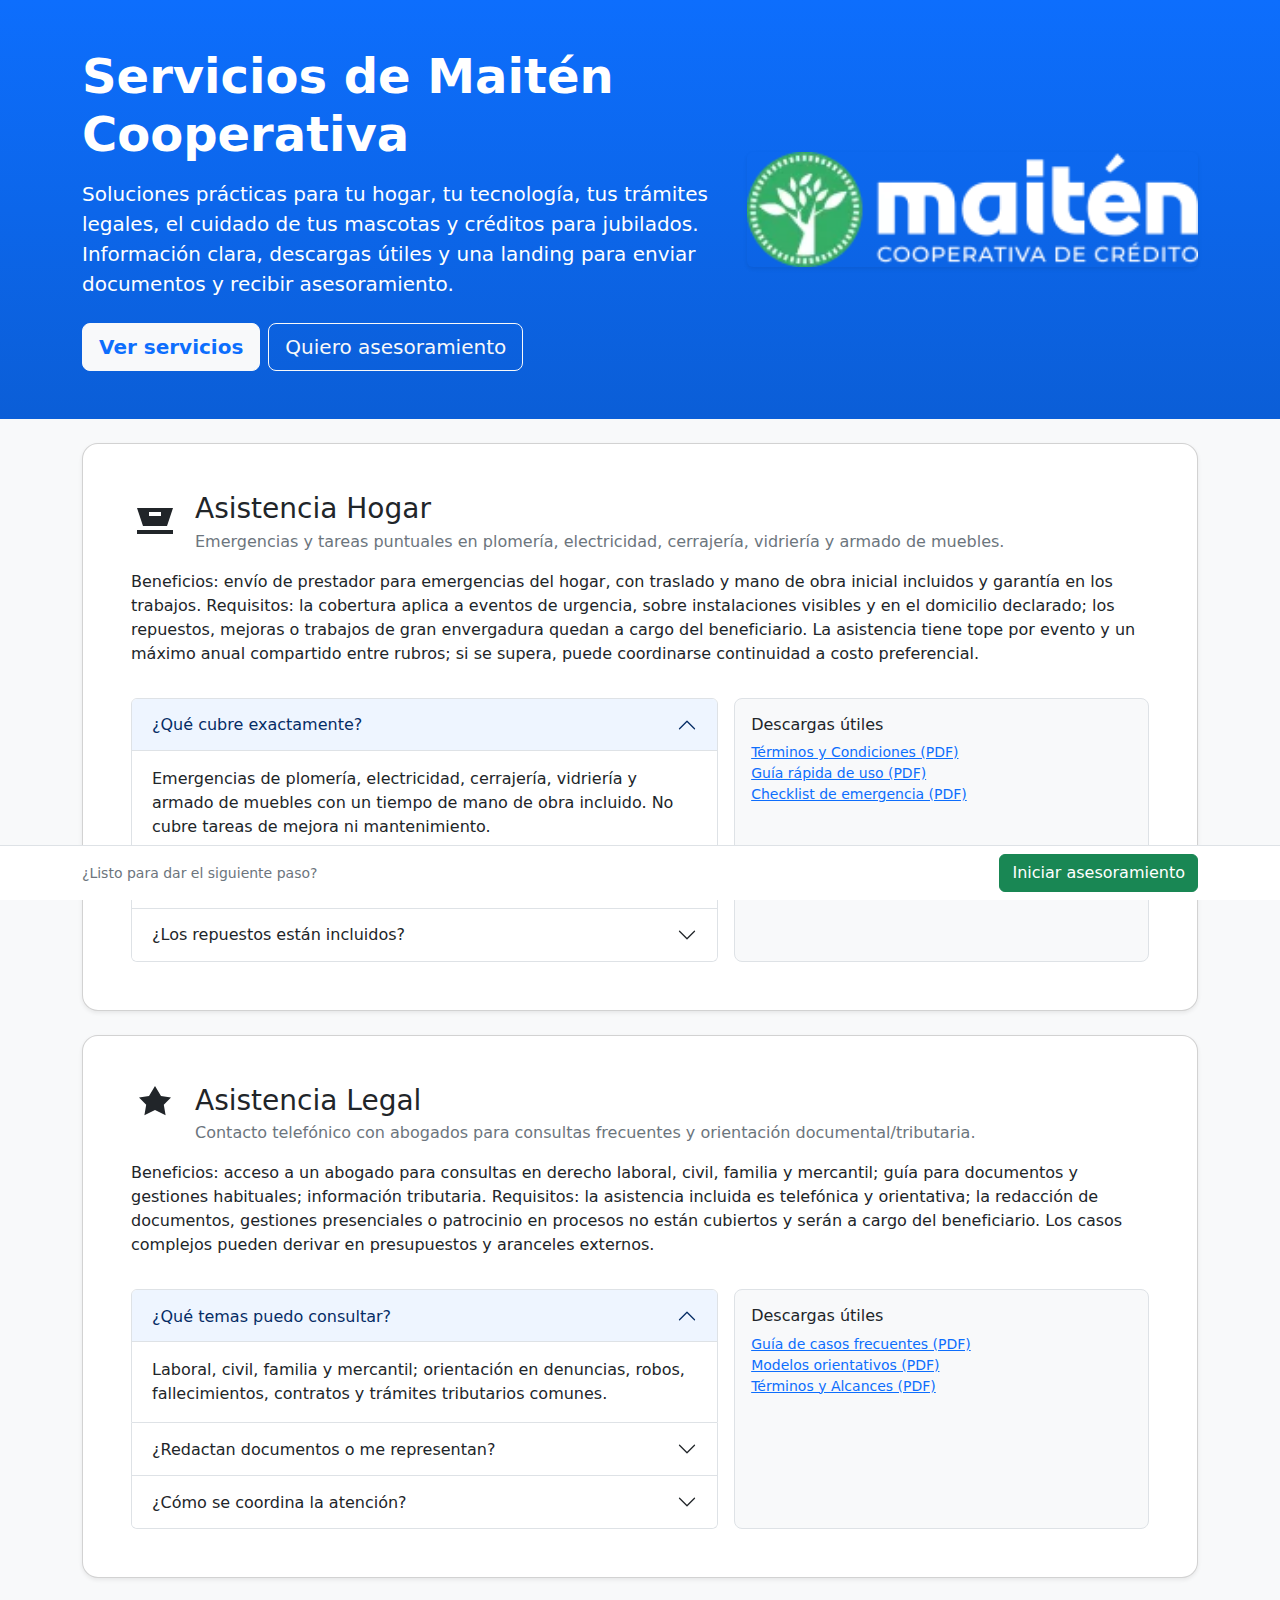
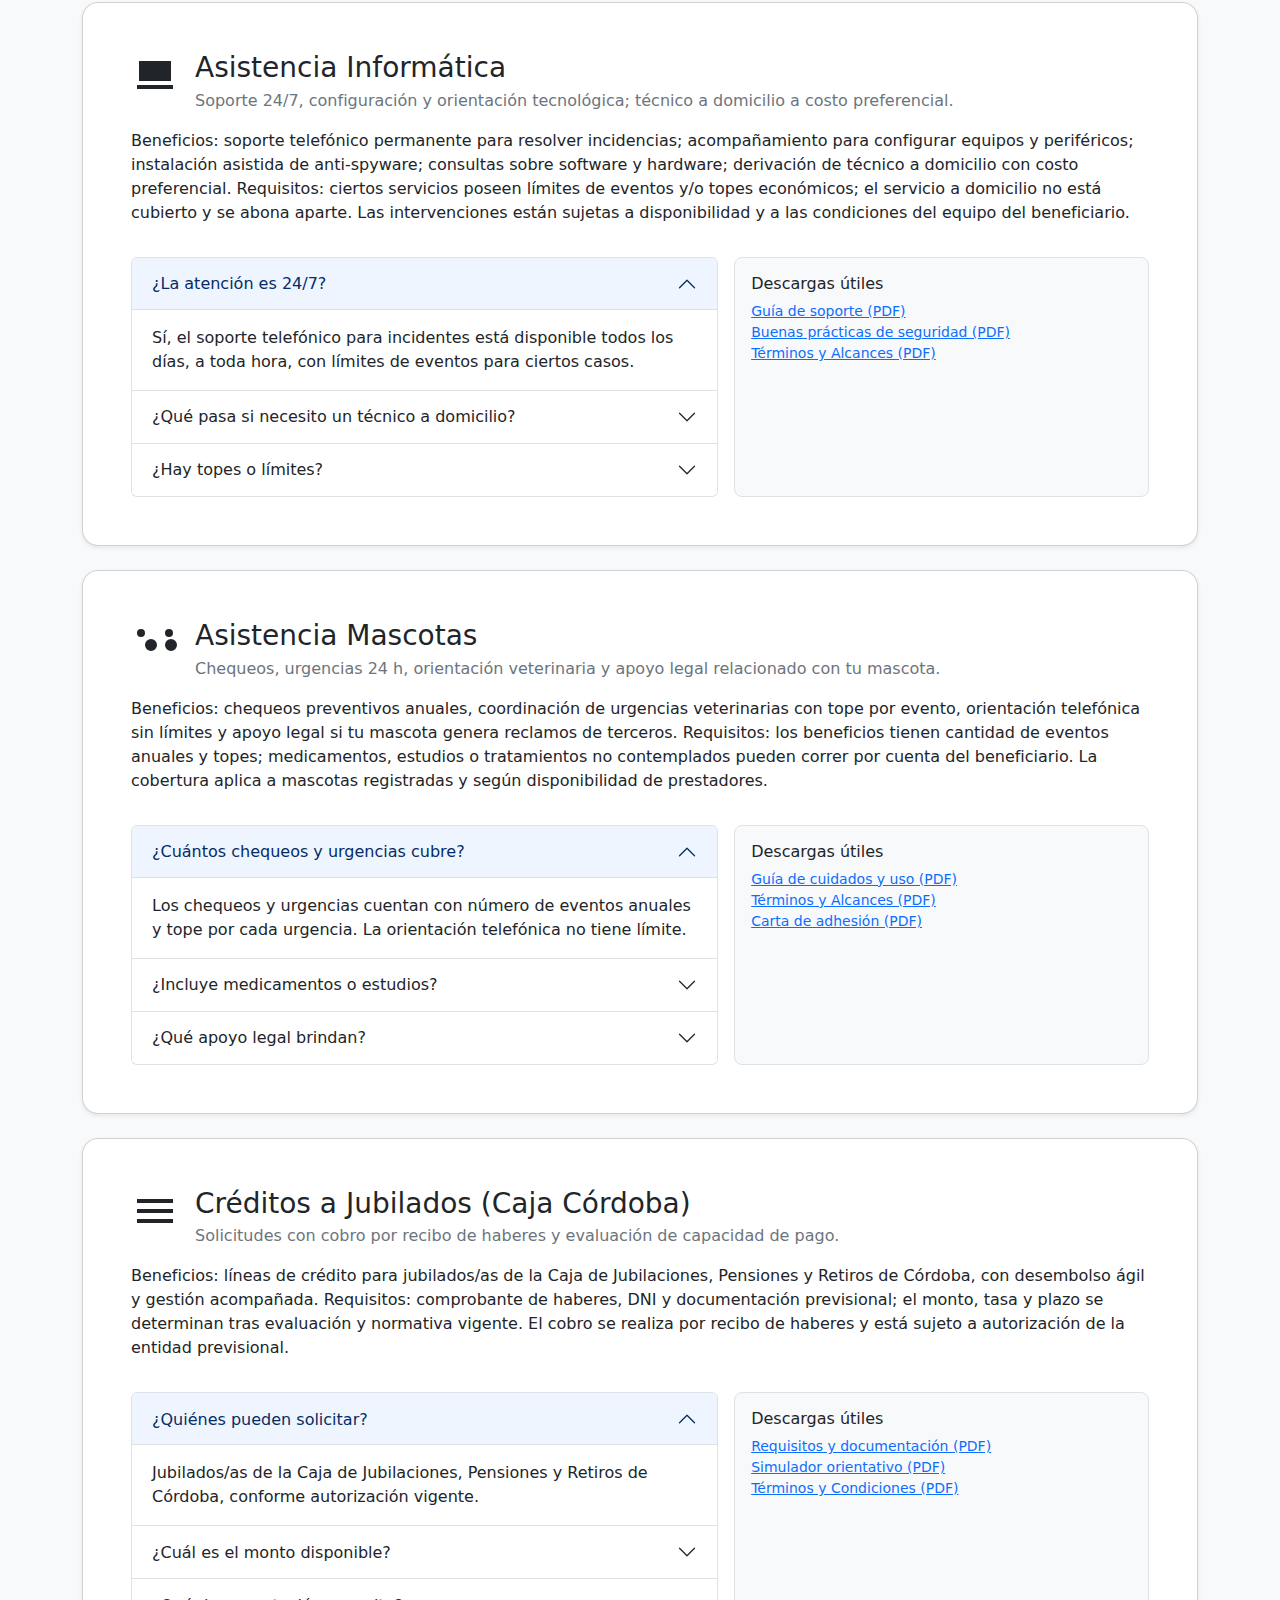
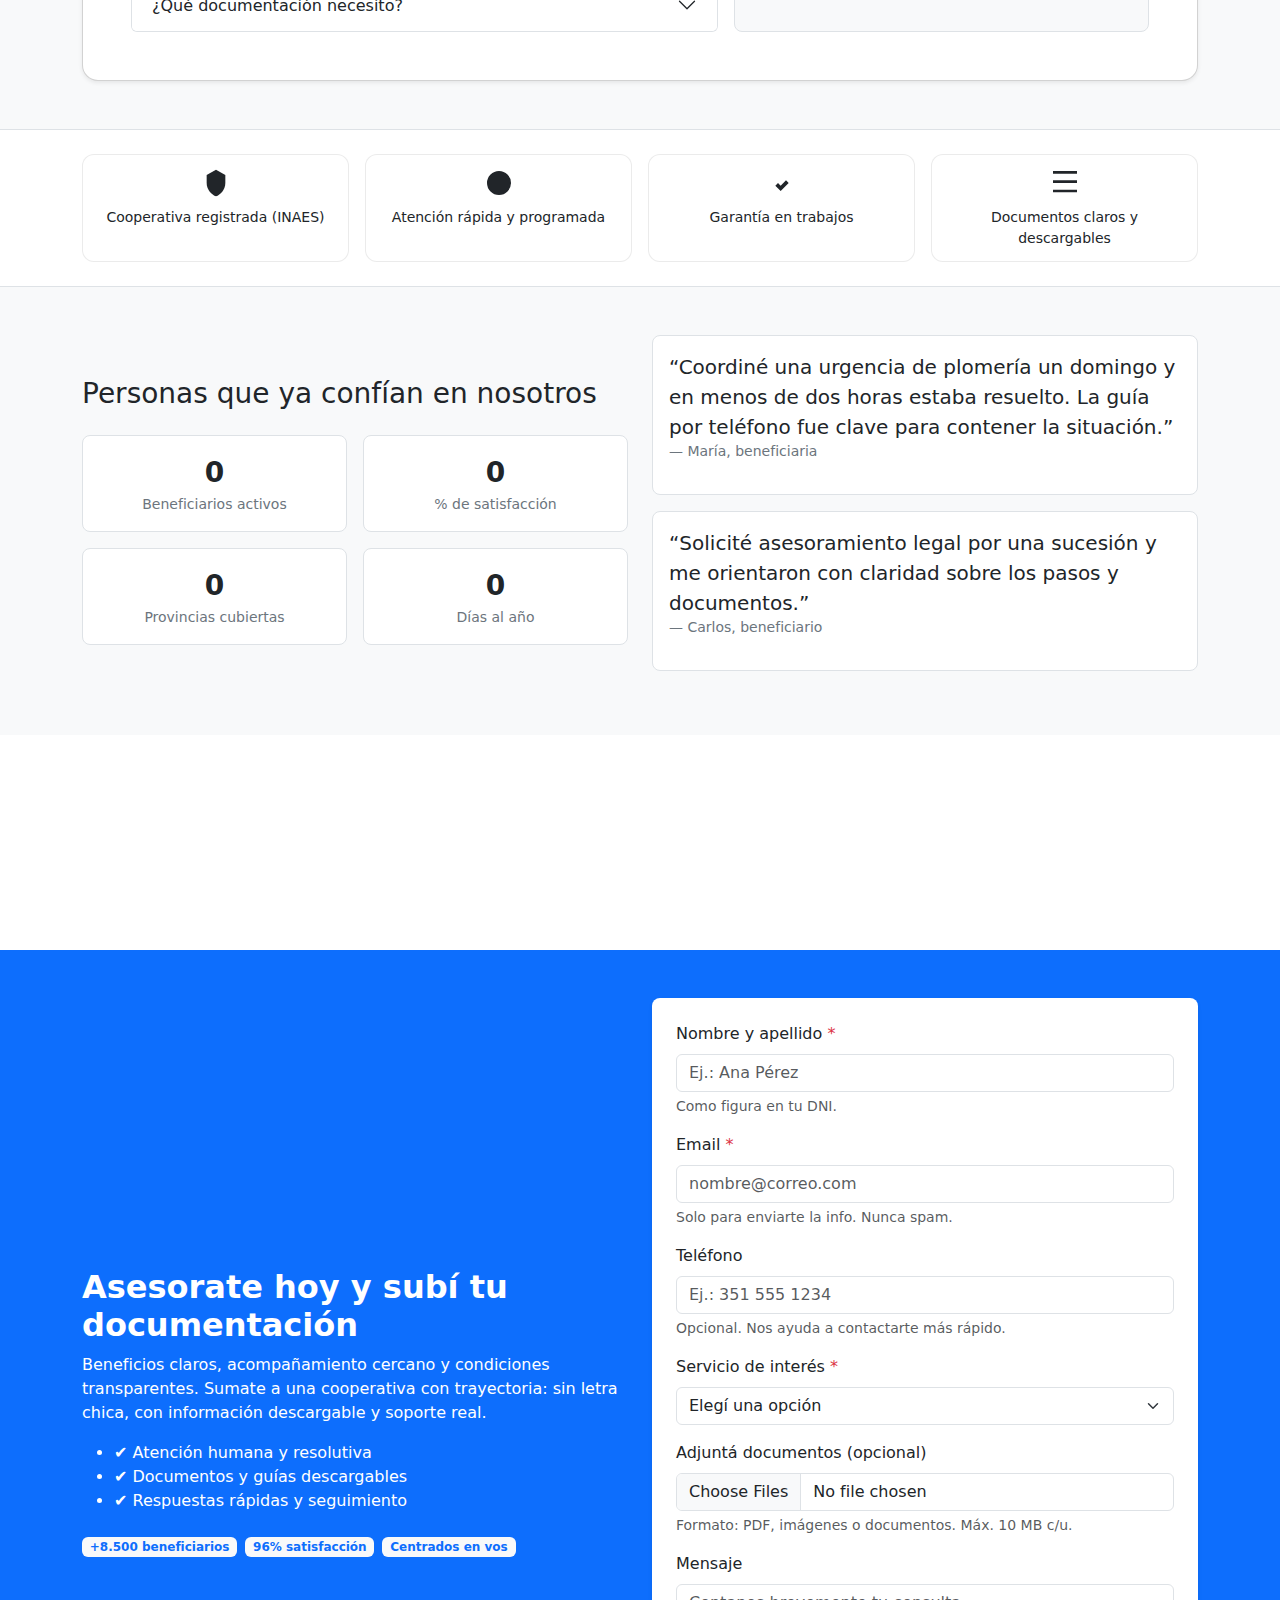
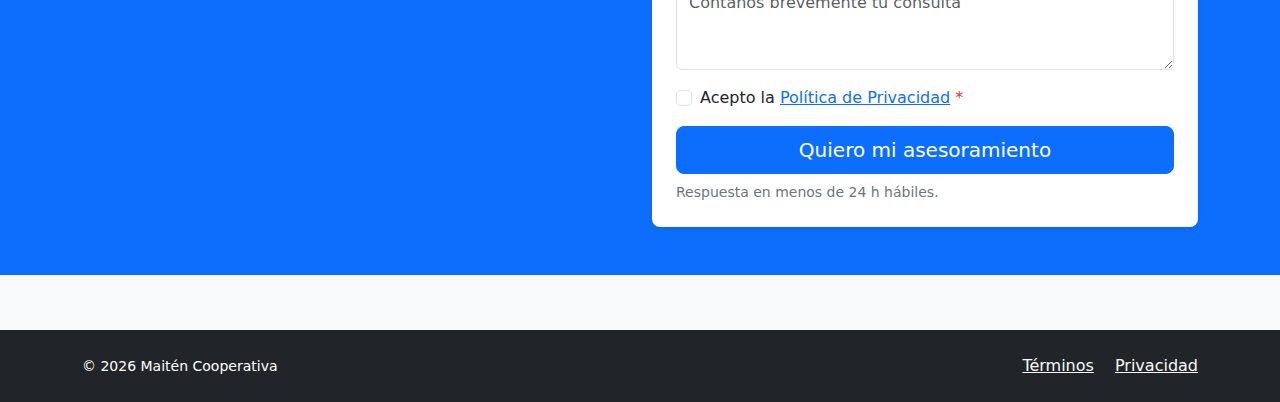
<file: Tarea 4/index copy.html>
<!doctype html>
<html lang="es-AR" dir="ltr">
<head>
  <meta charset="utf-8">
  <meta name="viewport" content="width=device-width, initial-scale=1">
  <title>Servicios de Maitén Cooperativa | Asistencia y Créditos</title>
  <meta name="description" content="Conocé los servicios de Maitén Cooperativa: Asistencia Hogar, Asistencia Legal, Asistencia Informática, Asistencia para Mascotas y Créditos a jubilados. Beneficios, requisitos, descargas y una landing con formulario para enviar documentos.">
  <meta name="color-scheme" content="light dark">
  <link rel="preconnect" href="https://cdn.jsdelivr.net" crossorigin>
  <link href="https://cdn.jsdelivr.net/npm/bootstrap@5.3.3/dist/css/bootstrap.min.css" rel="stylesheet" integrity="sha384-QWTKZyjpPEjISv5WaRU9OFeRpok6YctnYmDr5pNlyT2bRjXh0JMhjY6hW+ALEwIH" crossorigin="anonymous">
  <style>
    :root{
      --bs-body-font-family: system-ui, -apple-system, Segoe UI, Roboto, Ubuntu, Cantarell, Noto Sans, "Helvetica Neue", Arial, "Apple Color Emoji","Segoe UI Emoji";
    }
    .hero{background:linear-gradient(180deg,#0d6efd 0%,#0b5ed7 100%); color:#fff;}
    .hero .lead{max-width: 60ch}
    .icon-32{width:2rem;height:2rem}
    .icon-48{width:3rem;height:3rem}
    .trusted-badge{border:1px solid rgba(0,0,0,.08); border-radius: .75rem; padding:.75rem 1rem; background: #fff}
    .faq-accordion .accordion-button:not(.collapsed){background-color:#eef5ff}
    .service-card{border-radius:1rem}
    .sticky-cta{position:sticky; bottom:0; z-index:1030}
    .visually-strong{font-weight: 700}
    .counter{font-variant-numeric: tabular-nums}
    .required::after{content:" *"; color:#dc3545}
    figcaption{padding-top: 15px;}
    @media (prefers-reduced-motion: reduce){
      .animate{transition:none!important}
    }
  </style>
  <script type="application/ld+json">
  {
    "@context": "https://schema.org",
    "@type": "FAQPage",
    "mainEntity": [
      {"@type":"Question","name":"Asistencia Hogar: ¿Qué cubre y qué no?","acceptedAnswer":{"@type":"Answer","text":"Cubre el envío de un prestador para emergencias de plomería, electricidad, cerrajería, vidriería y armado de muebles. Incluye traslado y mano de obra por tiempo acotado; no cubre repuestos ni mejoras. Los trabajos cuentan con garantía y la cobertura tiene un tope por evento y un máximo anual de asistencias compartidas entre rubros."}},
      {"@type":"Question","name":"Asistencia Hogar: ¿Hay límites por evento?","acceptedAnswer":{"@type":"Answer","text":"Sí. La asistencia tiene un tope económico por evento y un número máximo anual de eventos compartidos. Si el trabajo excede el tope o el tiempo incluido, se puede coordinar a costo preferencial para el beneficiario."}},

      {"@type":"Question","name":"Asistencia Legal: ¿Qué incluye?","acceptedAnswer":{"@type":"Answer","text":"Incluye contacto telefónico con abogado para consultas en derecho laboral, civil, familia y mercantil, orientación en documentación y procesos habituales, e información tributaria. La redacción de documentos y el patrocinio en juicio corren por cuenta del beneficiario."}},
      {"@type":"Question","name":"Asistencia Legal: ¿Hay atención presencial?","acceptedAnswer":{"@type":"Answer","text":"La asistencia contemplada es telefónica. Cualquier instancia presencial, así como la producción de documentos, presupuestos o tasas, no están incluidos y serán abonados por el beneficiario."}},

      {"@type":"Question","name":"Asistencia Informática: ¿Cómo funciona el soporte?","acceptedAnswer":{"@type":"Answer","text":"Hay atención telefónica 24/7 para incidentes, guía para configurar equipos y periféricos, instalación asistida de anti‑spyware y consultas sobre software y hardware. Existen límites de eventos para ciertas prestaciones; un técnico a domicilio puede coordinarse con costo preferencial para el beneficiario."}},
      {"@type":"Question","name":"Asistencia Informática: ¿Hay límites o topes?","acceptedAnswer":{"@type":"Answer","text":"Sí. Algunos servicios tienen un número de eventos anuales y/o un tope por intervención. Las consultas generales y la asistencia de seguridad pueden ser ilimitadas. Los servicios a domicilio no están incluidos en la cobertura económica."}},

      {"@type":"Question","name":"Asistencia Mascotas: ¿Qué prestaciones ofrece?","acceptedAnswer":{"@type":"Answer","text":"Chequeos preventivos, urgencias veterinarias 24 hs con tope por evento, orientación veterinaria telefónica sin límites y orientación legal si la mascota ocasiona daños a terceros. En caso de demoras por autoridades, se brinda representación legal hasta la liberación."}},
      {"@type":"Question","name":"Asistencia Mascotas: ¿Cuántos eventos cubre?","acceptedAnswer":{"@type":"Answer","text":"Los chequeos y urgencias tienen un número de eventos anuales y un tope económico por cada urgencia. La orientación telefónica no tiene límite de eventos."}},

      {"@type":"Question","name":"Créditos: ¿Quiénes pueden solicitarlos?","acceptedAnswer":{"@type":"Answer","text":"Jubilados/as de la Caja de Jubilaciones, Pensiones y Retiros de Córdoba. El cobro se realiza por recibo de haberes, con monto máximo disponible sujeto a evaluación y normativa vigente."}},
      {"@type":"Question","name":"Créditos: ¿Cuáles son las condiciones principales?","acceptedAnswer":{"@type":"Answer","text":"El monto, los plazos y la tasa se determinan conforme a la capacidad de pago y a la autorización de la entidad previsional. Se requiere documentación personal y previsional; la aprobación está sujeta a verificación."}}
    ]
  }
  </script>
</head>
<body class="bg-light">
<a class="visually-hidden-focusable position-absolute top-0 start-0 p-2 bg-white text-primary rounded-end" href="#contenido">Saltar al contenido</a>

<header class="hero py-5 mb-4">
  <div class="container">
    <div class="row align-items-center g-4">
      <div class="col-lg-7">
        <h1 class="display-5 fw-bold mb-3">Servicios de Maitén Cooperativa</h1>
        <p class="lead mb-4">Soluciones prácticas para tu hogar, tu tecnología, tus trámites legales, el cuidado de tus mascotas y créditos para jubilados. Información clara, descargas útiles y una landing para enviar documentos y recibir asesoramiento.</p>
        <div class="d-flex gap-2 flex-wrap">
          <a class="btn btn-light btn-lg text-primary fw-semibold" href="#servicios">Ver servicios</a>
          <a class="btn btn-outline-light btn-lg" href="#landing">Quiero asesoramiento</a>
        </div>
      </div>
      <div class="col-lg-5 text-center">
        <picture>
          <source type="image/webp" srcset="img\servicios-hero.webp" />
          <img src="img/servicios-hero.webp" loading="lazy" decoding="async" alt="Ilustración de asistencia y servicios" width="480" height="320" class="img-fluid rounded shadow-sm"/>
        </picture>
      </div>
    </div>
  </div>
</header>

<main id="contenido">
  <section id="servicios" class="container mb-5">
    <div class="row g-4">

      <div class="col-12">
        <div class="card service-card shadow-sm">
          <div class="card-body p-4 p-lg-5">
            <div class="d-flex align-items-start gap-3 mb-3">
              <svg class="icon-48 flex-shrink-0" viewBox="0 0 24 24" fill="currentColor" aria-hidden="true"><path d="M3 21h18v-2H3v2zm3-4h12l3-9H3l3 9zm3-7h6v2H9v-2z"/></svg>
              <div>
                <h2 class="h3 mb-1">Asistencia Hogar</h2>
                <p class="mb-0 text-secondary">Emergencias y tareas puntuales en plomería, electricidad, cerrajería, vidriería y armado de muebles.</p>
              </div>
            </div>
            <p class="mt-3">Beneficios: envío de prestador para emergencias del hogar, con traslado y mano de obra inicial incluidos y garantía en los trabajos. Requisitos: la cobertura aplica a eventos de urgencia, sobre instalaciones visibles y en el domicilio declarado; los repuestos, mejoras o trabajos de gran envergadura quedan a cargo del beneficiario. La asistencia tiene tope por evento y un máximo anual compartido entre rubros; si se supera, puede coordinarse continuidad a costo preferencial.</p>
            <div class="row g-3 mt-2">
              <div class="col-md-7">
                <div class="accordion faq-accordion" id="faqHogar">
                  <div class="accordion-item">
                    <h3 class="accordion-header" id="faqHogar1"><button class="accordion-button" type="button" data-bs-toggle="collapse" data-bs-target="#faqHogarCollapse1" aria-expanded="true" aria-controls="faqHogarCollapse1">¿Qué cubre exactamente?</button></h3>
                    <div id="faqHogarCollapse1" class="accordion-collapse collapse show" aria-labelledby="faqHogar1" data-bs-parent="#faqHogar">
                      <div class="accordion-body">Emergencias de plomería, electricidad, cerrajería, vidriería y armado de muebles con un tiempo de mano de obra incluido. No cubre tareas de mejora ni mantenimiento.</div>
                    </div>
                  </div>
                  <div class="accordion-item">
                    <h3 class="accordion-header" id="faqHogar2"><button class="accordion-button collapsed" type="button" data-bs-toggle="collapse" data-bs-target="#faqHogarCollapse2" aria-expanded="false" aria-controls="faqHogarCollapse2">¿Hay límites por evento y por año?</button></h3>
                    <div id="faqHogarCollapse2" class="accordion-collapse collapse" aria-labelledby="faqHogar2" data-bs-parent="#faqHogar">
                      <div class="accordion-body">Sí. La cobertura tiene tope económico por evento y un máximo anual de asistencias compartidas entre rubros. Si se supera, puede continuarse a costo preferencial.</div>
                    </div>
                  </div>
                  <div class="accordion-item">
                    <h3 class="accordion-header" id="faqHogar3"><button class="accordion-button collapsed" type="button" data-bs-toggle="collapse" data-bs-target="#faqHogarCollapse3" aria-expanded="false" aria-controls="faqHogarCollapse3">¿Los repuestos están incluidos?</button></h3>
                    <div id="faqHogarCollapse3" class="accordion-collapse collapse" aria-labelledby="faqHogar3" data-bs-parent="#faqHogar">
                      <div class="accordion-body">No. Se consideran materiales básicos para emergencias, pero los repuestos (cañerías, cerraduras, griferías, etc.) corren por cuenta del beneficiario.</div>
                    </div>
                  </div>
                </div>
              </div>
              <div class="col-md-5">
                <div class="p-3 bg-light border rounded-3 h-100">
                  <h3 class="h6">Descargas útiles</h3>
                  <ul class="list-unstyled small mb-0">
                    <li><a href="docs/asistencia-hogar-tyc.pdf" download class="link-primary">Términos y Condiciones (PDF)</a></li>
                    <li><a href="docs/asistencia-hogar-guia.pdf" download class="link-primary">Guía rápida de uso (PDF)</a></li>
                    <li><a href="docs/asistencia-hogar-checklist.pdf" download class="link-primary">Checklist de emergencia (PDF)</a></li>
                  </ul>
                </div>
              </div>
            </div>
          </div>
        </div>
      </div>

      <div class="col-12">
        <div class="card service-card shadow-sm">
          <div class="card-body p-4 p-lg-5">
            <div class="d-flex align-items-start gap-3 mb-3">
              <svg class="icon-48 flex-shrink-0" viewBox="0 0 24 24" fill="currentColor" aria-hidden="true"><path d="M12 1l3 5 5 .8-3.6 3.6.9 5.2L12 13l-5.3 2.6.9-5.2L4 6.8l5-.8 3-5z"/></svg>
              <div>
                <h2 class="h3 mb-1">Asistencia Legal</h2>
                <p class="mb-0 text-secondary">Contacto telefónico con abogados para consultas frecuentes y orientación documental/tributaria.</p>
              </div>
            </div>
            <p class="mt-3">Beneficios: acceso a un abogado para consultas en derecho laboral, civil, familia y mercantil; guía para documentos y gestiones habituales; información tributaria. Requisitos: la asistencia incluida es telefónica y orientativa; la redacción de documentos, gestiones presenciales o patrocinio en procesos no están cubiertos y serán a cargo del beneficiario. Los casos complejos pueden derivar en presupuestos y aranceles externos.</p>
            <div class="row g-3 mt-2">
              <div class="col-md-7">
                <div class="accordion faq-accordion" id="faqLegal">
                  <div class="accordion-item">
                    <h3 class="accordion-header" id="faqLegal1"><button class="accordion-button" type="button" data-bs-toggle="collapse" data-bs-target="#faqLegalCollapse1" aria-expanded="true" aria-controls="faqLegalCollapse1">¿Qué temas puedo consultar?</button></h3>
                    <div id="faqLegalCollapse1" class="accordion-collapse collapse show" aria-labelledby="faqLegal1" data-bs-parent="#faqLegal">
                      <div class="accordion-body">Laboral, civil, familia y mercantil; orientación en denuncias, robos, fallecimientos, contratos y trámites tributarios comunes.</div>
                    </div>
                  </div>
                  <div class="accordion-item">
                    <h3 class="accordion-header" id="faqLegal2"><button class="accordion-button collapsed" type="button" data-bs-toggle="collapse" data-bs-target="#faqLegalCollapse2" aria-expanded="false" aria-controls="faqLegalCollapse2">¿Redactan documentos o me representan?</button></h3>
                    <div id="faqLegalCollapse2" class="accordion-collapse collapse" aria-labelledby="faqLegal2" data-bs-parent="#faqLegal">
                      <div class="accordion-body">La cobertura contempla asesoramiento telefónico. Documentos, presentaciones o representación requieren presupuesto y honorarios a cargo del beneficiario.</div>
                    </div>
                  </div>
                  <div class="accordion-item">
                    <h3 class="accordion-header" id="faqLegal3"><button class="accordion-button collapsed" type="button" data-bs-toggle="collapse" data-bs-target="#faqLegalCollapse3" aria-expanded="false" aria-controls="faqLegalCollapse3">¿Cómo se coordina la atención?</button></h3>
                    <div id="faqLegalCollapse3" class="accordion-collapse collapse" aria-labelledby="faqLegal3" data-bs-parent="#faqLegal">
                      <div class="accordion-body">Se gestiona el contacto telefónico con un profesional especializado; si necesitás documentos o patrocinio, se coordina un presupuesto.</div>
                    </div>
                  </div>
                </div>
              </div>
              <div class="col-md-5">
                <div class="p-3 bg-light border rounded-3 h-100">
                  <h3 class="h6">Descargas útiles</h3>
                  <ul class="list-unstyled small mb-0">
                    <li><a href="docs/asistencia-legal-guia.pdf" download class="link-primary">Guía de casos frecuentes (PDF)</a></li>
                    <li><a href="docs/asistencia-legal-modelos.pdf" download class="link-primary">Modelos orientativos (PDF)</a></li>
                    <li><a href="docs/asistencia-legal-tyc.pdf" download class="link-primary">Términos y Alcances (PDF)</a></li>
                  </ul>
                </div>
              </div>
            </div>
          </div>
        </div>
      </div>

      <div class="col-12">
        <div class="card service-card shadow-sm">
          <div class="card-body p-4 p-lg-5">
            <div class="d-flex align-items-start gap-3 mb-3">
              <svg class="icon-48 flex-shrink-0" viewBox="0 0 24 24" fill="currentColor" aria-hidden="true"><path d="M4 5h16v10H4V5zm-1 12h18v2H3v-2z"/></svg>
              <div>
                <h2 class="h3 mb-1">Asistencia Informática</h2>
                <p class="mb-0 text-secondary">Soporte 24/7, configuración y orientación tecnológica; técnico a domicilio a costo preferencial.</p>
              </div>
            </div>
            <p class="mt-3">Beneficios: soporte telefónico permanente para resolver incidencias; acompañamiento para configurar equipos y periféricos; instalación asistida de anti‑spyware; consultas sobre software y hardware; derivación de técnico a domicilio con costo preferencial. Requisitos: ciertos servicios poseen límites de eventos y/o topes económicos; el servicio a domicilio no está cubierto y se abona aparte. Las intervenciones están sujetas a disponibilidad y a las condiciones del equipo del beneficiario.</p>
            <div class="row g-3 mt-2">
              <div class="col-md-7">
                <div class="accordion faq-accordion" id="faqIT">
                  <div class="accordion-item">
                    <h3 class="accordion-header" id="faqIT1"><button class="accordion-button" type="button" data-bs-toggle="collapse" data-bs-target="#faqITCollapse1" aria-expanded="true" aria-controls="faqITCollapse1">¿La atención es 24/7?</button></h3>
                    <div id="faqITCollapse1" class="accordion-collapse collapse show" aria-labelledby="faqIT1" data-bs-parent="#faqIT">
                      <div class="accordion-body">Sí, el soporte telefónico para incidentes está disponible todos los días, a toda hora, con límites de eventos para ciertos casos.</div>
                    </div>
                  </div>
                  <div class="accordion-item">
                    <h3 class="accordion-header" id="faqIT2"><button class="accordion-button collapsed" type="button" data-bs-toggle="collapse" data-bs-target="#faqITCollapse2" aria-expanded="false" aria-controls="faqITCollapse2">¿Qué pasa si necesito un técnico a domicilio?</button></h3>
                    <div id="faqITCollapse2" class="accordion-collapse collapse" aria-labelledby="faqIT2" data-bs-parent="#faqIT">
                      <div class="accordion-body">Se coordina la visita con costo preferencial. El costo del servicio a domicilio es a cargo del beneficiario.</div>
                    </div>
                  </div>
                  <div class="accordion-item">
                    <h3 class="accordion-header" id="faqIT3"><button class="accordion-button collapsed" type="button" data-bs-toggle="collapse" data-bs-target="#faqITCollapse3" aria-expanded="false" aria-controls="faqITCollapse3">¿Hay topes o límites?</button></h3>
                    <div id="faqITCollapse3" class="accordion-collapse collapse" aria-labelledby="faqIT3" data-bs-parent="#faqIT">
                      <div class="accordion-body">Algunas prestaciones tienen número de eventos y tope económico. Las consultas generales y la asistencia de seguridad pueden ser ilimitadas.</div>
                    </div>
                  </div>
                </div>
              </div>
              <div class="col-md-5">
                <div class="p-3 bg-light border rounded-3 h-100">
                  <h3 class="h6">Descargas útiles</h3>
                  <ul class="list-unstyled small mb-0">
                    <li><a href="docs/asistencia-it-guia.pdf" download class="link-primary">Guía de soporte (PDF)</a></li>
                    <li><a href="docs/asistencia-it-seguridad.pdf" download class="link-primary">Buenas prácticas de seguridad (PDF)</a></li>
                    <li><a href="docs/asistencia-it-tyc.pdf" download class="link-primary">Términos y Alcances (PDF)</a></li>
                  </ul>
                </div>
              </div>
            </div>
          </div>
        </div>
      </div>

      <div class="col-12">
        <div class="card service-card shadow-sm">
          <div class="card-body p-4 p-lg-5">
            <div class="d-flex align-items-start gap-3 mb-3">
              <svg class="icon-48 flex-shrink-0" viewBox="0 0 24 24" fill="currentColor" aria-hidden="true"><path d="M5 9a2 2 0 110-4 2 2 0 010 4zm14 0a2 2 0 110-4 2 2 0 010 4zM7 13a3 3 0 106 0 3 3 0 00-6 0zm10 0a3 3 0 106 0 3 3 0 00-6 0z"/></svg>
              <div>
                <h2 class="h3 mb-1">Asistencia Mascotas</h2>
                <p class="mb-0 text-secondary">Chequeos, urgencias 24 h, orientación veterinaria y apoyo legal relacionado con tu mascota.</p>
              </div>
            </div>
            <p class="mt-3">Beneficios: chequeos preventivos anuales, coordinación de urgencias veterinarias con tope por evento, orientación telefónica sin límites y apoyo legal si tu mascota genera reclamos de terceros. Requisitos: los beneficios tienen cantidad de eventos anuales y topes; medicamentos, estudios o tratamientos no contemplados pueden correr por cuenta del beneficiario. La cobertura aplica a mascotas registradas y según disponibilidad de prestadores.</p>
            <div class="row g-3 mt-2">
              <div class="col-md-7">
                <div class="accordion faq-accordion" id="faqPets">
                  <div class="accordion-item">
                    <h3 class="accordion-header" id="faqPets1"><button class="accordion-button" type="button" data-bs-toggle="collapse" data-bs-target="#faqPetsCollapse1" aria-expanded="true" aria-controls="faqPetsCollapse1">¿Cuántos chequeos y urgencias cubre?</button></h3>
                    <div id="faqPetsCollapse1" class="accordion-collapse collapse show" aria-labelledby="faqPets1" data-bs-parent="#faqPets">
                      <div class="accordion-body">Los chequeos y urgencias cuentan con número de eventos anuales y tope por cada urgencia. La orientación telefónica no tiene límite.</div>
                    </div>
                  </div>
                  <div class="accordion-item">
                    <h3 class="accordion-header" id="faqPets2"><button class="accordion-button collapsed" type="button" data-bs-toggle="collapse" data-bs-target="#faqPetsCollapse2" aria-expanded="false" aria-controls="faqPetsCollapse2">¿Incluye medicamentos o estudios?</button></h3>
                    <div id="faqPetsCollapse2" class="accordion-collapse collapse" aria-labelledby="faqPets2" data-bs-parent="#faqPets">
                      <div class="accordion-body">No están incluidos por defecto. Podrán presupuestarse según corresponda y correrán por cuenta del beneficiario.</div>
                    </div>
                  </div>
                  <div class="accordion-item">
                    <h3 class="accordion-header" id="faqPets3"><button class="accordion-button collapsed" type="button" data-bs-toggle="collapse" data-bs-target="#faqPetsCollapse3" aria-expanded="false" aria-controls="faqPetsCollapse3">¿Qué apoyo legal brindan?</button></h3>
                    <div id="faqPetsCollapse3" class="accordion-collapse collapse" aria-labelledby="faqPets3" data-bs-parent="#faqPets">
                      <div class="accordion-body">Orientación ante reclamos a terceros y representación hasta la liberación si hubiera una demora por autoridades.</div>
                    </div>
                  </div>
                </div>
              </div>
              <div class="col-md-5">
                <div class="p-3 bg-light border rounded-3 h-100">
                  <h3 class="h6">Descargas útiles</h3>
                  <ul class="list-unstyled small mb-0">
                    <li><a href="docs/mascotas-guia.pdf" download class="link-primary">Guía de cuidados y uso (PDF)</a></li>
                    <li><a href="docs/mascotas-tyc.pdf" download class="link-primary">Términos y Alcances (PDF)</a></li>
                    <li><a href="docs/mascotas-carta-adhesion.pdf" download class="link-primary">Carta de adhesión (PDF)</a></li>
                  </ul>
                </div>
              </div>
            </div>
          </div>
        </div>
      </div>

      <div class="col-12">
        <div class="card service-card shadow-sm">
          <div class="card-body p-4 p-lg-5">
            <div class="d-flex align-items-start gap-3 mb-3">
              <svg class="icon-48 flex-shrink-0" viewBox="0 0 24 24" fill="currentColor" aria-hidden="true"><path d="M3 6h18v2H3V6zm0 5h18v2H3v-2zm0 5h18v2H3v-2z"/></svg>
              <div>
                <h2 class="h3 mb-1">Créditos a Jubilados (Caja Córdoba)</h2>
                <p class="mb-0 text-secondary">Solicitudes con cobro por recibo de haberes y evaluación de capacidad de pago.</p>
              </div>
            </div>
            <p class="mt-3">Beneficios: líneas de crédito para jubilados/as de la Caja de Jubilaciones, Pensiones y Retiros de Córdoba, con desembolso ágil y gestión acompañada. Requisitos: comprobante de haberes, DNI y documentación previsional; el monto, tasa y plazo se determinan tras evaluación y normativa vigente. El cobro se realiza por recibo de haberes y está sujeto a autorización de la entidad previsional.</p>
            <div class="row g-3 mt-2">
              <div class="col-md-7">
                <div class="accordion faq-accordion" id="faqCreditos">
                  <div class="accordion-item">
                    <h3 class="accordion-header" id="faqCred1"><button class="accordion-button" type="button" data-bs-toggle="collapse" data-bs-target="#faqCredCollapse1" aria-expanded="true" aria-controls="faqCredCollapse1">¿Quiénes pueden solicitar?</button></h3>
                    <div id="faqCredCollapse1" class="accordion-collapse collapse show" aria-labelledby="faqCred1" data-bs-parent="#faqCreditos">
                      <div class="accordion-body">Jubilados/as de la Caja de Jubilaciones, Pensiones y Retiros de Córdoba, conforme autorización vigente.</div>
                    </div>
                  </div>
                  <div class="accordion-item">
                    <h3 class="accordion-header" id="faqCred2"><button class="accordion-button collapsed" type="button" data-bs-toggle="collapse" data-bs-target="#faqCredCollapse2" aria-expanded="false" aria-controls="faqCredCollapse2">¿Cuál es el monto disponible?</button></h3>
                    <div id="faqCredCollapse2" class="accordion-collapse collapse" aria-labelledby="faqCred2" data-bs-parent="#faqCreditos">
                      <div class="accordion-body">El monto máximo disponible se define por la capacidad de pago y normativa vigente. Se informará durante la evaluación.</div>
                    </div>
                  </div>
                  <div class="accordion-item">
                    <h3 class="accordion-header" id="faqCred3"><button class="accordion-button collapsed" type="button" data-bs-toggle="collapse" data-bs-target="#faqCredCollapse3" aria-expanded="false" aria-controls="faqCredCollapse3">¿Qué documentación necesito?</button></h3>
                    <div id="faqCredCollapse3" class="accordion-collapse collapse" aria-labelledby="faqCred3" data-bs-parent="#faqCreditos">
                      <div class="accordion-body">DNI, recibo de haberes y documentación previsional requerida. Pueden solicitarse comprobantes adicionales según el caso.</div>
                    </div>
                  </div>
                </div>
              </div>
              <div class="col-md-5">
                <div class="p-3 bg-light border rounded-3 h-100">
                  <h3 class="h6">Descargas útiles</h3>
                  <ul class="list-unstyled small mb-0">
                    <li><a href="docs/creditos-requisitos.pdf" download class="link-primary">Requisitos y documentación (PDF)</a></li>
                    <li><a href="docs/creditos-simulador.pdf" download class="link-primary">Simulador orientativo (PDF)</a></li>
                    <li><a href="docs/creditos-tyc.pdf" download class="link-primary">Términos y Condiciones (PDF)</a></li>
                  </ul>
                </div>
              </div>
            </div>
          </div>
        </div>
      </div>

    </div>
  </section>

  <section class="py-4 bg-white border-top border-bottom">
    <div class="container">
      <div class="row text-center g-3">
        <div class="col-6 col-md-3">
          <div class="trusted-badge h-100">
            <div class="mb-2"><svg class="icon-32" viewBox="0 0 24 24" fill="currentColor" aria-hidden="true"><path d="M12 2l7 4v6c0 5-3.8 9-7 10-3.2-1-7-5-7-10V6l7-4z"/></svg></div>
            <p class="mb-0 small">Cooperativa registrada (INAES)</p>
          </div>
        </div>
        <div class="col-6 col-md-3">
          <div class="trusted-badge h-100">
            <div class="mb-2"><svg class="icon-32" viewBox="0 0 24 24" fill="currentColor"><path d="M12 21a9 9 0 100-18 9 9 0 000 18zm1-13h-2v6h6v-2h-4V8z"/></svg></div>
            <p class="mb-0 small">Atención rápida y programada</p>
          </div>
        </div>
        <div class="col-6 col-md-3">
          <div class="trusted-badge h-100">
            <div class="mb-2"><svg class="icon-32" viewBox="0 0 24 24" fill="currentColor"><path d="M9 12l2 2 4-4 2 2-6 6-4-4 2-2z"/></svg></div>
            <p class="mb-0 small">Garantía en trabajos</p>
          </div>
        </div>
        <div class="col-6 col-md-3">
          <div class="trusted-badge h-100">
            <div class="mb-2"><svg class="icon-32" viewBox="0 0 24 24" fill="currentColor"><path d="M3 3h18v2H3V3zm0 7h18v2H3v-2zm0 7h18v2H3v-2z"/></svg></div>
            <p class="mb-0 small">Documentos claros y descargables</p>
          </div>
        </div>
      </div>
    </div>
  </section>

  <section class="container py-5">
    <div class="row align-items-center g-4">
      <div class="col-lg-6">
        <h2 class="h3">Personas que ya confían en nosotros</h2>
        <div class="row g-3 mt-1">
          <div class="col-6">
            <div class="p-3 bg-white border rounded-3 h-100 text-center">
              <div class="fs-3 fw-bold counter" data-target="8500" aria-live="polite">0</div>
              <div class="small text-secondary">Beneficiarios activos</div>
            </div>
          </div>
          <div class="col-6">
            <div class="p-3 bg-white border rounded-3 h-100 text-center">
              <div class="fs-3 fw-bold counter" data-target="96" aria-live="polite">0</div>
              <div class="small text-secondary">% de satisfacción</div>
            </div>
          </div>
          <div class="col-6">
            <div class="p-3 bg-white border rounded-3 h-100 text-center">
              <div class="fs-3 fw-bold counter" data-target="24" aria-live="polite">0</div>
              <div class="small text-secondary">Provincias cubiertas</div>
            </div>
          </div>
          <div class="col-6">
            <div class="p-3 bg-white border rounded-3 h-100 text-center">
              <div class="fs-3 fw-bold counter" data-target="365" aria-live="polite">0</div>
              <div class="small text-secondary">Días al año</div>
            </div>
          </div>
        </div>
      </div>
      <div class="col-lg-6">
        <figure class="p-3 bg-white border rounded-3">
          <blockquote class="blockquote mb-0">
            <p>“Coordiné una urgencia de plomería un domingo y en menos de dos horas estaba resuelto. La guía por teléfono fue clave para contener la situación.”</p>
          </blockquote>
          <figcaption class="blockquote-footer">María, beneficiaria</figcaption>
        </figure>
        <figure class="p-3 bg-white border rounded-3 mt-3">
          <blockquote class="blockquote mb-0">
            <p>“Solicité asesoramiento legal por una sucesión y me orientaron con claridad sobre los pasos y documentos.”</p>
          </blockquote>
          <figcaption class="blockquote-footer">Carlos, beneficiario</figcaption>
        </figure>
      </div>
    </div>
  </section>

  <section class="py-4 bg-white">
    <div class="container">
      <div class="row g-3">
        <div class="col-6 col-md-3">
          <picture>
            <source type="image/webp" srcset="img/galeria-1.webp" />
            <img class="img-fluid rounded" src="img/galeria-1.webp" loading="lazy" decoding="async" width="320" height="200" alt="Técnico realizando una reparación"/>
          </picture>
        </div>
        <div class="col-6 col-md-3">
          <picture>
            <source type="image/webp" srcset="img/galeria-2.webp" />
            <img class="img-fluid rounded" src="img/galeria-2.webp" loading="lazy" decoding="async" width="320" height="200" alt="Asesoría legal por teléfono"/>
          </picture>
        </div>
        <div class="col-6 col-md-3">
          <picture>
            <source type="image/webp" srcset="img/galeria-3.webp" />
            <img class="img-fluid rounded" src="img/galeria-3.webp" loading="lazy" decoding="async" width="320" height="200" alt="Soporte informático a distancia"/>
          </picture>
        </div>
        <div class="col-6 col-md-3">
          <picture>
            <source type="image/webp" srcset="img/galeria-4.webp" />
            <img class="img-fluid rounded" src="img/galeria-4.webp" loading="lazy" decoding="async" width="320" height="200" alt="Atención veterinaria para mascotas"/>
          </picture>
        </div>
      </div>
    </div>
  </section>

  <section id="landing" class="py-5 bg-primary text-white">
    <div class="container">
      <div class="row g-4 align-items-center">
        <div class="col-lg-6">
          <h2 class="h2 fw-bold">Asesorate hoy y subí tu documentación</h2>
          <p class="mb-3">Beneficios claros, acompañamiento cercano y condiciones transparentes. Sumate a una cooperativa con trayectoria: sin letra chica, con información descargable y soporte real.</p>
          <ul class="mb-4">
            <li>✔ Atención humana y resolutiva</li>
            <li>✔ Documentos y guías descargables</li>
            <li>✔ Respuestas rápidas y seguimiento</li>
          </ul>
          <div class="d-flex gap-2 flex-wrap">
            <span class="badge bg-light text-primary">+8.500 beneficiarios</span>
            <span class="badge bg-light text-primary">96% satisfacción</span>
            <span class="badge bg-light text-primary">Centrados en vos</span>
          </div>
        </div>
        <div class="col-lg-6">
          <form class="bg-white text-dark rounded-3 p-4 shadow-sm" action="#" method="post" enctype="multipart/form-data" novalidate>
            <div class="mb-3">
              <label for="nombre" class="form-label required">Nombre y apellido</label>
              <input type="text" class="form-control" id="nombre" name="nombre" placeholder="Ej.: Ana Pérez" required aria-describedby="nombreHelp">
              <div id="nombreHelp" class="form-text">Como figura en tu DNI.</div>
            </div>
            <div class="mb-3">
              <label for="email" class="form-label required">Email</label>
              <input type="email" class="form-control" id="email" name="email" placeholder="nombre@correo.com" required aria-describedby="emailHelp">
              <div id="emailHelp" class="form-text">Solo para enviarte la info. Nunca spam.</div>
            </div>
            <div class="mb-3">
              <label for="telefono" class="form-label">Teléfono</label>
              <input type="tel" class="form-control" id="telefono" name="telefono" placeholder="Ej.: 351 555 1234" aria-describedby="telHelp">
              <div id="telHelp" class="form-text">Opcional. Nos ayuda a contactarte más rápido.</div>
            </div>
            <div class="mb-3">
              <label for="servicio" class="form-label required">Servicio de interés</label>
              <select id="servicio" name="servicio" class="form-select" required>
                <option value="" selected disabled>Elegí una opción</option>
                <option>Asistencia Hogar</option>
                <option>Asistencia Legal</option>
                <option>Asistencia Informática</option>
                <option>Asistencia Mascotas</option>
                <option>Créditos a Jubilados</option>
              </select>
            </div>
            <div class="mb-3">
              <label for="documentos" class="form-label">Adjuntá documentos (opcional)</label>
              <input class="form-control" type="file" id="documentos" name="documentos" multiple accept=".pdf,.jpg,.jpeg,.png,.webp,.doc,.docx,.odt" aria-describedby="docHelp">
              <div id="docHelp" class="form-text">Formato: PDF, imágenes o documentos. Máx. 10 MB c/u.</div>
            </div>
            <div class="mb-3">
              <label for="mensaje" class="form-label">Mensaje</label>
              <textarea id="mensaje" name="mensaje" class="form-control" rows="3" placeholder="Contanos brevemente tu consulta"></textarea>
            </div>
            <div class="form-check mb-3">
              <input class="form-check-input" type="checkbox" value="1" id="acepto" required>
              <label class="form-check-label required" for="acepto">Acepto la <a class="link-primary" href="#" target="_blank" rel="noopener">Política de Privacidad</a></label>
            </div>
            <div class="d-grid">
              <button type="submit" class="btn btn-primary btn-lg">Quiero mi asesoramiento</button>
              <small class="text-secondary mt-2">Respuesta en menos de 24 h hábiles.</small>
            </div>
          </form>
        </div>
      </div>
    </div>
  </section>

  <div class="sticky-cta bg-white border-top py-2">
    <div class="container d-flex flex-wrap align-items-center justify-content-between gap-2">
      <span class="small text-secondary">¿Listo para dar el siguiente paso?</span>
      <a href="#landing" class="btn btn-success">Iniciar asesoramiento</a>
    </div>
  </div>

</main>

<footer class="py-4 bg-dark text-white">
  <div class="container d-flex flex-wrap justify-content-between align-items-center gap-3">
    <div class="small">© <span id="year"></span> Maitén Cooperativa</div>
    <nav aria-label="Enlaces legales">
      <a class="link-light me-3" href="#">Términos</a>
      <a class="link-light" href="#">Privacidad</a>
    </nav>
  </div>
</footer>

<script defer src="https://cdn.jsdelivr.net/npm/bootstrap@5.3.3/dist/js/bootstrap.bundle.min.js" integrity="sha384-YvpcrYf0tY3lHB60NNkmXc5s9fDVZLESaAA55NDzOxhy9GkcIdslK1eN7N6jIeHz" crossorigin="anonymous"></script>
<script>
  // Año dinámico
  document.getElementById('year').textContent = new Date().getFullYear();

  // Contadores accesibles cuando entran en viewport
  const counters = document.querySelectorAll('.counter');
  const io = new IntersectionObserver((entries) => {
    entries.forEach(entry => {
      if(entry.isIntersecting){
        const el = entry.target; const target = +el.dataset.target; let n = 0; const step = Math.max(1, Math.floor(target/60));
        const id = setInterval(() => { n += step; if(n >= target){ n = target; clearInterval(id);} el.textContent = n; }, 20);
        io.unobserve(el);
      }
    });
  }, {threshold: 0.5});
  counters.forEach(c => io.observe(c));
</script>
</body>
</html>
</file>
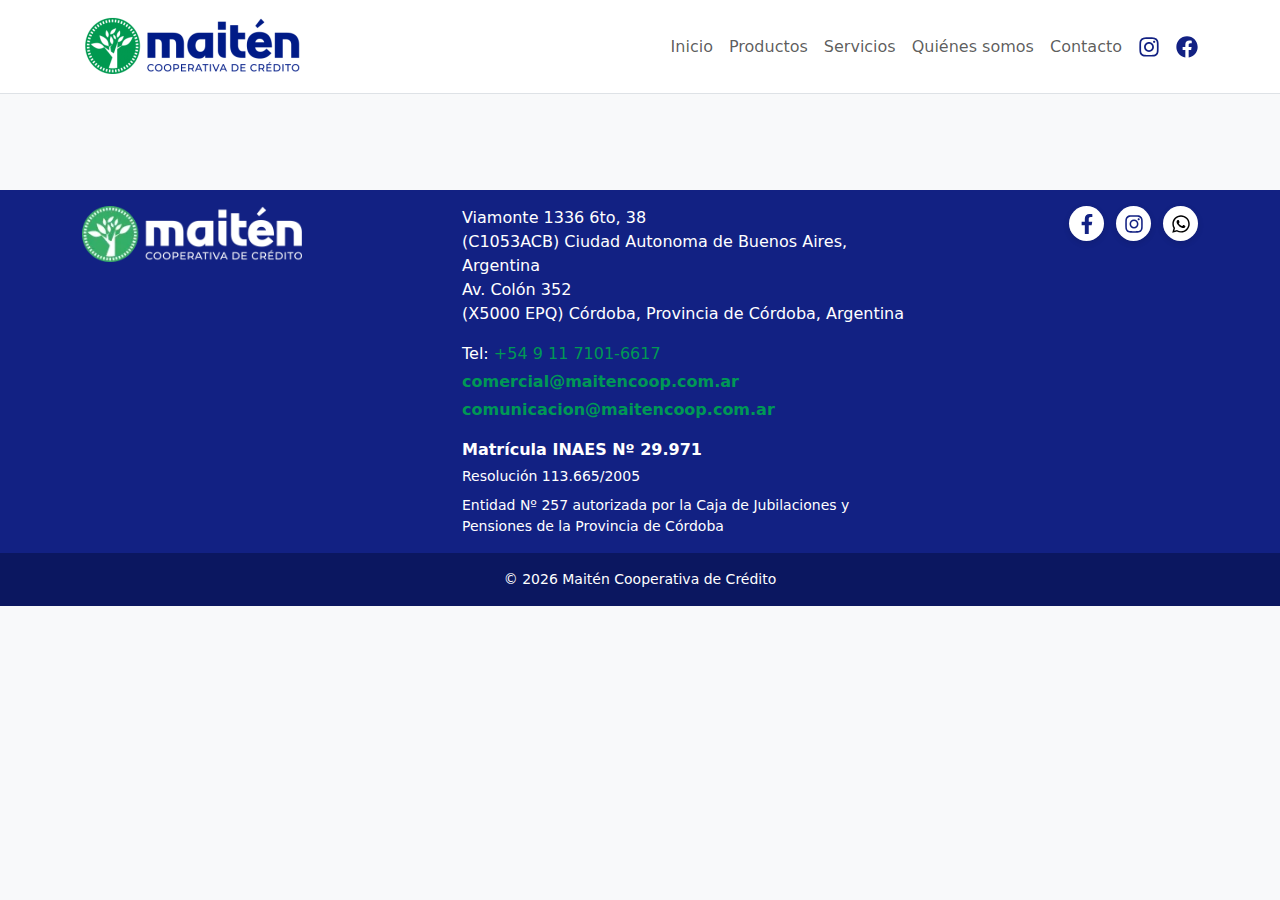
<file: Tarea 4/nav y footer.html>
<!doctype html>
<html lang="es-AR" dir="ltr">
<head>
    <meta charset="utf-8">
    <meta name="viewport" content="width=device-width, initial-scale=1">
    <title>Navegación + Footer | Maitén Cooperativa</title>
    <meta name="description" content="Navegación principal y pie de página institucional de Maitén Cooperativa.">
    <meta name="color-scheme" content="light dark">
    <link rel="preconnect" href="https://cdn.jsdelivr.net" crossorigin>
    <link href="https://cdn.jsdelivr.net/npm/bootstrap@5.3.3/dist/css/bootstrap.min.css" rel="stylesheet" integrity="sha384-QWTKZyjpPEjISv5WaRU9OFeRpok6YctnYmDr5pNlyT2bRjXh0JMhjY6hW+ALEwIH" crossorigin="anonymous">

    <style>
        :root{ --bs-body-font-family: system-ui, -apple-system, Segoe UI, Roboto, Ubuntu, Cantarell, Noto Sans, "Helvetica Neue", Arial, "Apple Color Emoji","Segoe UI Emoji"; --azul: #122183; --azul-oscuro: #0b1760; --link: #009855; --hover: #06d080; --blanco: #ffffff; --gris: #2c2c2c; }

        body { color: var(--gris); }

        /* utilidades nav */
        .icon-22 { width: 22px; height: 22px; }
        .navbar-brand img { max-height: 67px; }
        .nav-link{ font-family: inherit; font-weight: inherit; transition: color 0.3s; }
        .nav-link:hover { color: var(--hover); }
        .icono-social { color: var(--azul); text-decoration: none; }
        .icono-social:hover { opacity: 0.8; }

        /* estilos footer */
        .footer { background-color: var(--azul); color: var(--blanco); }
        .footer a { text-decoration: none; }
        .link-verde { color: var(--link); }
        .link-verde:hover { color: var(--hover); }
        .redes-wrapper{ gap: .75rem; }
        .red-social{
        display:inline-flex; align-items:center; justify-content:center;
        width: 35px; height:35px; border-radius:50%;
        background-color: var(--blanco);
        color: var(--azul);
        transition: transform .2s ease, box-shadow .2s ease;
        box-shadow: 0 2px 6px rgba(0,0,0,.12);
        }
        .red-social:hover{ transform: translateY(-1px); box-shadow: 0 4px 10px rgba(0,0,0,.18); }
        .red-social svg{ width:20px; height:20px; }
        .footer-bottom{ background-color: var(--azul-oscuro); color: var(--blanco); }
    </style>
</head>
<body class="bg-light">
    <!-- ===== NAV ===== -->
    <nav class="navbar navbar-expand-lg bg-white border-bottom sticky-top" aria-label="Barra de navegación principal">
        <div class="container">
            <a class="navbar-brand d-flex align-items-center gap-2" href="index.html">
                <picture>
                <source type="image/png" srcset="img/logo-azul.png"/>
                <img src="imagen/logo-azul.png" alt="Logo Maitén" class="img-fluid">
                </picture>
            </a>

            <button class="navbar-toggler" type="button" data-bs-toggle="collapse" data-bs-target="#navPrincipal" aria-controls="navPrincipal" aria-expanded="false" aria-label="Alternar navegación">
                <span class="navbar-toggler-icon"></span>
            </button>

            <div class="collapse navbar-collapse" id="navPrincipal">
                <ul class="navbar-nav ms-auto align-items-lg-center">
                    <li class="nav-item"><a class="nav-link" href="index.html">Inicio</a></li>
                    <li class="nav-item"><a class="nav-link" href="index.html#servicios">Productos</a></li>
                    <li class="nav-item"><a class="nav-link" href="servicios.html" aria-current="page">Servicios</a></li>
                    <li class="nav-item"><a class="nav-link" href="quienes-somos.html">Quiénes somos</a></li>
                    <li class="nav-item me-lg-2"><a class="nav-link" href="index.html#contacto">Contacto</a></li>

                    <li class="nav-item d-flex gap-2 mt-2 mt-lg-0">
                        <a href="https://www.instagram.com/maiten.cooperativa/" target="_blank" rel="noopener noreferrer"
                        aria-label="Instagram de Maitén Cooperativa" data-bs-toggle="tooltip" data-bs-title="Instagram"
                        class="icono-social me-2">
                        <svg xmlns="http://www.w3.org/2000/svg" viewBox="0 0 448 512" class="icon-22" aria-hidden="true" focusable="false">
                            <path fill="currentColor" d="M224.1 141c-63.6 0-114.9 51.3-114.9 114.9s51.3 114.9 114.9 114.9S339 319.5 339 255.9 287.7 141 224.1 141zm0 189.6c-41.1 0-74.7-33.5-74.7-74.7s33.5-74.7 74.7-74.7 74.7 33.5 74.7 74.7-33.6 74.7-74.7 74.7zm146.4-194.3c0 14.9-12 26.8-26.8 26.8-14.9 0-26.8-12-26.8-26.8s12-26.8 26.8-26.8 26.8 12 26.8 26.8zm76.1 27.2c-1.7-35.9-9.9-67.7-36.2-93.9-26.2-26.2-58-34.4-93.9-36.2-37-2.1-147.9-2.1-184.9 0-35.8 1.7-67.6 9.9-93.9 36.1s-34.4 58-36.2 93.9c-2.1 37-2.1 147.9 0 184.9 1.7 35.9 9.9 67.7 36.2 93.9s58 34.4 93.9 36.2c37 2.1 147.9 2.1 184.9 0 35.9-1.7 67.7-9.9 93.9-36.2 26.2-26.2 34.4-58 36.2-93.9 2.1-37 2.1-147.8 0-184.8zM398.8 388c-7.8 19.6-22.9 34.7-42.6 42.6-29.5 11.7-99.5 9-132.1 9s-102.7 2.6-132.1-9c-19.6-7.8-34.7-22.9-42.6-42.6-11.7-29.5-9-99.5-9-132.1s-2.6-102.7 9-132.1c7.8-19.6 22.9-34.7 42.6-42.6 29.5-11.7 99.5-9 132.1-9s102.7-2.6 132.1 9c19.6 7.8 34.7 22.9 42.6 42.6 11.7 29.5 9 99.5 9 132.1s2.7 102.7-9 132.1z"/>
                        </svg>
                        <span class="visually-hidden">Instagram</span>
                        </a>
                        <a href="https://www.facebook.com/maiten.cooperativa.ltda" target="_blank" rel="noopener noreferrer"
                        aria-label="Facebook de Maitén Cooperativa" data-bs-toggle="tooltip" data-bs-title="Facebook"
                        class="icono-social">
                        <svg xmlns="http://www.w3.org/2000/svg" viewBox="0 0 512 512" class="icon-22" aria-hidden="true" focusable="false">
                            <path fill="currentColor" d="M504 256C504 119 393 8 256 8S8 119 8 256c0 123.78 90.69 226.38 209.25 245V327.69h-63V256h63v-54.64c0-62.15 37-96.48 93.67-96.48 27.14 0 55.52 4.84 55.52 4.84v61h-31.28c-30.8 0-40.41 19.12-40.41 38.73V256h68.78l-11 71.69h-57.78V501C413.31 482.38 504 379.78 504 256z"/>
                        </svg>
                        <span class="visually-hidden">Facebook</span>
                        </a>
                    </li>
                </ul>
            </div>
        </div>
    </nav>

    <main id="contenido" class="container py-5">
        
    </main>

    <!-- ===== FOOTER ===== -->
    <footer class="footer mt-auto text-white">
        <div class="container py-3">
            <div class="row gy-4 align-items-start">

                <!-- Logo -->
                <div class="col-lg-4">
                    <img src="img/logo-blanco.webp" alt="Maitén Cooperativa de Crédito" class="mb-3" style="max-width:220px;">
                </div>

                <div class="col-lg-5">
                    <address class="mb-3">
                        <div>Viamonte 1336 6to, 38</div>
                        <div>(C1053ACB) Ciudad Autonoma de Buenos Aires, Argentina</div>
                        <div>Av. Colón 352</div>
                        <div>(X5000 EPQ) Córdoba, Provincia de Córdoba, Argentina</div>
                    </address>

                    <p class="mb-1">Tel: <a href="tel:+5491171016617" class="link-verde">+54 9 11 7101-6617</a></p>
                    <p class="fw-bold mb-1"><a href="mailto:comercial@maitencoop.com.ar" class="link-verde">comercial@maitencoop.com.ar</a></p>
                    <p class="fw-bold mb-3"><a href="mailto:comunicacion@maitencoop.com.ar" class="link-verde">comunicacion@maitencoop.com.ar</a></p>

                    <p class="fw-bold mb-1">Matrícula INAES Nº 29.971</p>
                    <p class="small mb-2">Resolución 113.665/2005</p>
                    <p class="small mb-0">Entidad Nº 257 autorizada por la Caja de Jubilaciones y Pensiones de la Provincia de Córdoba</p>
                </div>
                
                <div class="col-lg-3 d-flex justify-content-lg-end">
                    <div class="d-flex redes-wrapper">
                        <a class="red-social" href="https://www.facebook.com/maiten.cooperativa.ltda" target="_blank" rel="noopener noreferrer" aria-label="Facebook de Maitén">
                            <svg xmlns="http://www.w3.org/2000/svg" viewBox="0 0 320 512" aria-hidden="true" focusable="false">
                                <path fill="currentColor" d="M279.14 288l14.22-92.66h-88.91V127.9c0-25.35 12.42-50.06 52.24-50.06h40.42V6.26S271.43 0 225.36 0c-73.22 0-121.08 44.38-121.08 124.72v70.62H22.89V288h81.39v224h100.2V288z"/>
                            </svg>
                        </a>
                        <a class="red-social" href="https://www.instagram.com/maiten.cooperativa/" target="_blank" rel="noopener noreferrer" aria-label="Instagram de Maitén">
                            <svg xmlns="http://www.w3.org/2000/svg" viewBox="0 0 448 512" aria-hidden="true" focusable="false">
                                <path fill="currentColor" d="M224.1 141c-63.6 0-114.9 51.3-114.9 114.9s51.3 114.9 114.9 114.9S339 319.5 339 255.9 287.7 141 224.1 141zm0 189.6c-41.1 0-74.7-33.5-74.7-74.7s33.5-74.7 74.7-74.7 74.7 33.5 74.7 74.7-33.6 74.7-74.7 74.7zm146.4-194.3c0 14.9-12 26.8-26.8 26.8-14.9 0-26.8-12-26.8-26.8s12-26.8 26.8-26.8 26.8 12 26.8 26.8zm76.1 27.2c-1.7-35.9-9.9-67.7-36.2-93.9-26.2-26.2-58-34.4-93.9-36.2-37-2.1-147.9-2.1-184.9 0-35.8 1.7-67.6 9.9-93.9 36.1s-34.4 58-36.2 93.9c-2.1 37-2.1 147.9 0 184.9 1.7 35.9 9.9 67.7 36.2 93.9s58 34.4 93.9 36.2c37 2.1 147.9 2.1 184.9 0 35.9-1.7 67.7-9.9 93.9-36.2 26.2-26.2 34.4-58 36.2-93.9 2.1-37 2.1-147.8 0-184.8zM398.8 388c-7.8 19.6-22.9 34.7-42.6 42.6-29.5 11.7-99.5 9-132.1 9s-102.7 2.6-132.1-9c-19.6-7.8-34.7-22.9-42.6-42.6-11.7-29.5-9-99.5-9-132.1s-2.6-102.7 9-132.1c7.8-19.6 22.9-34.7 42.6-42.6 29.5-11.7 99.5-9 132.1-9s102.7-2.6 132.1 9c19.6 7.8 34.7 22.9 42.6 42.6 11.7 29.5 9 99.5 9 132.1s2.7 102.7-9 132.1z"/>
                            </svg>
                        </a>
                        <a class="red-social" href="https://wa.link/s8ukfe" target="_blank" rel="noopener noreferrer" aria-label="WhatsApp de Maitén">
                            <svg xmlns="http://www.w3.org/2000/svg" viewBox="0 0 448 512" aria-hidden="true" focusable="false">
                                <path d="M380.9 97.1C339 55.1 283.2 32 223.9 32c-122.4 0-222 99.6-222 222 0 39.1 10.2 77.3 29.6 111L0 480l117.7-30.9c32.4 17.7 68.9 27 106.1 27h.1c122.3 0 224.1-99.6 224.1-222 0-59.3-25.2-115-67.1-157zm-157 341.6c-33.2 0-65.7-8.9-94-25.7l-6.7-4-69.8 18.3L72 359.2l-4.4-7c-18.5-29.4-28.2-63.3-28.2-98.2 0-101.7 82.8-184.5 184.6-184.5 49.3 0 95.6 19.2 130.4 54.1 34.8 34.9 56.2 81.2 56.1 130.5 0 101.8-84.9 184.6-186.6 184.6zm101.2-138.2c-5.5-2.8-32.8-16.2-37.9-18-5.1-1.9-8.8-2.8-12.5 2.8-3.7 5.6-14.3 18-17.6 21.8-3.2 3.7-6.5 4.2-12 1.4-32.6-16.3-54-29.1-75.5-66-5.7-9.8 5.7-9.1 16.3-30.3 1.8-3.7.9-6.9-.5-9.7-1.4-2.8-12.5-30.1-17.1-41.2-4.5-10.8-9.1-9.3-12.5-9.5-3.2-.2-6.9-.2-10.6-.2-3.7 0-9.7 1.4-14.8 6.9-5.1 5.6-19.4 19-19.4 46.3 0 27.3 19.9 53.7 22.6 57.4 2.8 3.7 39.1 59.7 94.8 83.8 35.2 15.2 49 16.5 66.6 13.9 10.7-1.6 32.8-13.4 37.4-26.4 4.6-13 4.6-24.1 3.2-26.4-1.3-2.5-5-3.9-10.5-6.6z"></path>
                            </svg>
                        </a>
                    </div>
                </div>
            </div>
        </div>

        <div class="footer-bottom py-3">
            <div class="container text-center small">
                © <span id="año"></span> Maitén Cooperativa de Crédito
            </div>
        </div>
    </footer>

    <script defer src="https://cdn.jsdelivr.net/npm/bootstrap@5.3.3/dist/js/bootstrap.bundle.min.js" integrity="sha384-YvpcrYf0tY3lHB60NNkmXc5s9fDVZLESaAA55NDzOxhy9GkcIdslK1eN7N6jIeHz" crossorigin="anonymous"></script>
    <script>
        (function(){ var el = document.getElementById('año'); if (el) el.textContent = new Date().getFullYear(); })();
        document.querySelectorAll('[data-bs-toggle="tooltip"]').forEach(el => new bootstrap.Tooltip(el));
    </script>
</body>
</html>
</file>
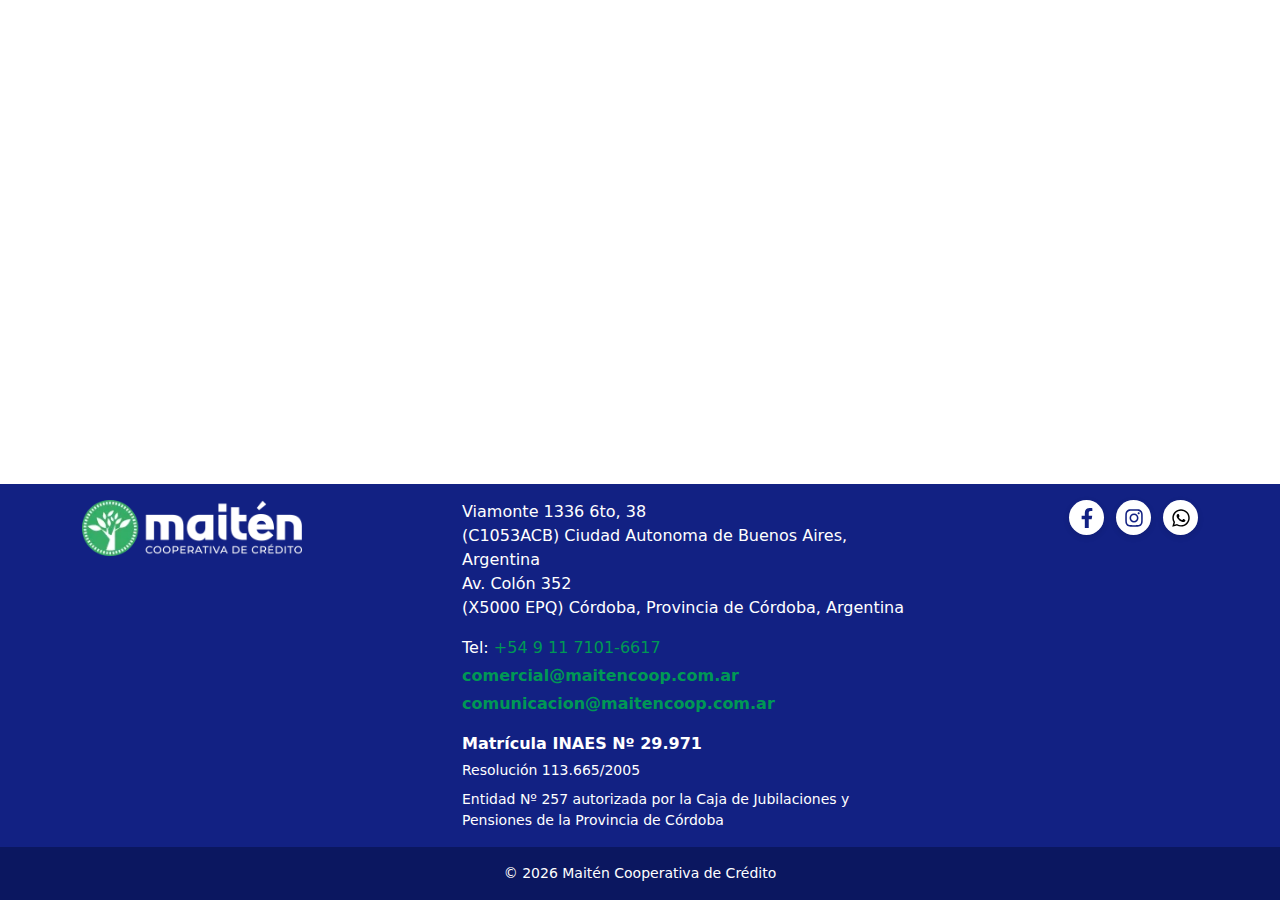
<file: Tarea 4/pie de pagina.html>
<!doctype html>
<html lang="es-AR" dir="ltr">
<head>
    <meta charset="utf-8">
    <meta name="viewport" content="width=device-width, initial-scale=1">
    <meta name="color-scheme" content="light dark">
    <title>Footer Maitén · Demo</title>
    <meta name="description" content="Footer institucional de Maitén Cooperativa, con datos de contacto y redes sociales.">
    <link rel="preconnect" href="https://cdn.jsdelivr.net" crossorigin>
    <link href="https://cdn.jsdelivr.net/npm/bootstrap@5.3.3/dist/css/bootstrap.min.css" rel="stylesheet" integrity="sha384-QWTKZyjpPEjISv5WaRU9OFeRpok6YctnYmDr5pNlyT2bRjXh0JMhjY6hW+ALEwIH" crossorigin="anonymous">

    <style>
        :root{--azul: #122183; --azul-oscuro: #0b1760; --link: #009855; --hover: #0fad78; --blanco: #ffffff;}

        body{min-height:100vh; display:flex; flex-direction:column; margin:0;}

        .footer { background-color: var(--azul); color: var(--blanco); }
        .footer a { text-decoration: none; }

        .link-verde { color: var(--link); }
        .link-verde:hover { color: var(--hover); }

        .redes-wrapper{ gap: .75rem; }
        .red-social{
        display:inline-flex; align-items:center; justify-content:center;
        width: 35px;; height:35px; border-radius:50%;
        background-color: var(--blanco);
        color: var(--azul);
        transition: transform .2s ease, box-shadow .2s ease;
        box-shadow: 0 2px 6px rgba(0,0,0,.12);
        }
        .red-social:hover{ transform: translateY(-1px);box-shadow: 0 4px 10px rgba(0,0,0,.18); }
        .red-social svg{ width:20px; height:20px; }

        .footer-bottom{ background-color: var(--azul-oscuro); color: var(--blanco); }

        main{ flex:1; }
    </style>
</head>
<body>

    <main class="container py-5">

    </main>

    <!-- ===== Footer ===== -->
    <footer class="footer mt-auto text-white">
        <div class="container py-3">
        <div class="row gy-4 align-items-start">

            <!-- Logo -->
            <div class="col-lg-4">
            <img src="img/logo-blanco.webp" alt="Maitén Cooperativa de Crédito" class="mb-3" style="max-width:220px;">
            </div>

            <!-- Datos de contacto -->
            <div class="col-lg-5">
            <address class="mb-3">
                <div>Viamonte 1336 6to, 38</div>
                <div>(C1053ACB) Ciudad Autonoma de Buenos Aires, Argentina</div>
                <div>Av. Colón 352</div>
                <div>(X5000 EPQ) Córdoba, Provincia de Córdoba, Argentina</div>
            </address>

            <p class="mb-1">Tel: <a href="tel:+5491171016617" class="link-verde">+54 9 11 7101-6617</a></p>
            <p class="fw-bold mb-1"><a href="mailto:comercial@maitencoop.com.ar" class="link-verde">comercial@maitencoop.com.ar</a></p>
            <p class="fw-bold mb-3"><a href="mailto:comunicacion@maitencoop.com.ar" class="link-verde">comunicacion@maitencoop.com.ar</a></p>

            <p class="fw-bold mb-1">Matrícula INAES Nº 29.971</p>
            <p class="small mb-2">Resolución 113.665/2005</p>
            <p class="small mb-0">Entidad Nº 257 autorizada por la Caja de Jubilaciones y Pensiones de la Provincia de Córdoba</p>
            </div>

            <!-- Redes -->
            <div class="col-lg-3 d-flex justify-content-lg-end">
            <div class="d-flex redes-wrapper">
                <!-- Facebook -->
                <a class="red-social" href="https://www.facebook.com/maiten.cooperativa.ltda" target="_blank" rel="noopener noreferrer" aria-label="Facebook de Maitén">
                <svg xmlns="http://www.w3.org/2000/svg" viewBox="0 0 320 512" aria-hidden="true" focusable="false">
                    <path fill="currentColor" d="M279.14 288l14.22-92.66h-88.91V127.9c0-25.35 12.42-50.06 52.24-50.06h40.42V6.26S271.43 0 225.36 0c-73.22 0-121.08 44.38-121.08 124.72v70.62H22.89V288h81.39v224h100.2V288z"/>
                </svg>
                </a>
                <!-- Instagram -->
                <a class="red-social" href="https://www.instagram.com/maiten.cooperativa/" target="_blank" rel="noopener noreferrer" aria-label="Instagram de Maitén">
                <svg xmlns="http://www.w3.org/2000/svg" viewBox="0 0 448 512" aria-hidden="true" focusable="false">
                    <path fill="currentColor" d="M224.1 141c-63.6 0-114.9 51.3-114.9 114.9s51.3 114.9 114.9 114.9S339 319.5 339 255.9 287.7 141 224.1 141zm0 189.6c-41.1 0-74.7-33.5-74.7-74.7s33.5-74.7 74.7-74.7 74.7 33.5 74.7 74.7-33.6 74.7-74.7 74.7zm146.4-194.3c0 14.9-12 26.8-26.8 26.8-14.9 0-26.8-12-26.8-26.8s12-26.8 26.8-26.8 26.8 12 26.8 26.8zm76.1 27.2c-1.7-35.9-9.9-67.7-36.2-93.9-26.2-26.2-58-34.4-93.9-36.2-37-2.1-147.9-2.1-184.9 0-35.8 1.7-67.6 9.9-93.9 36.1s-34.4 58-36.2 93.9c-2.1 37-2.1 147.9 0 184.9 1.7 35.9 9.9 67.7 36.2 93.9s58 34.4 93.9 36.2c37 2.1 147.9 2.1 184.9 0 35.9-1.7 67.7-9.9 93.9-36.2 26.2-26.2 34.4-58 36.2-93.9 2.1-37 2.1-147.8 0-184.8zM398.8 388c-7.8 19.6-22.9 34.7-42.6 42.6-29.5 11.7-99.5 9-132.1 9s-102.7 2.6-132.1-9c-19.6-7.8-34.7-22.9-42.6-42.6-11.7-29.5-9-99.5-9-132.1s-2.6-102.7 9-132.1c7.8-19.6 22.9-34.7 42.6-42.6 29.5-11.7 99.5-9 132.1-9s102.7-2.6 132.1 9c19.6 7.8 34.7 22.9 42.6 42.6 11.7 29.5 9 99.5 9 132.1s2.7 102.7-9 132.1z"/>
                </svg>
                </a>
                <!-- WhatsApp -->
                <a class="red-social" href="https://wa.link/s8ukfe" target="_blank" rel="noopener noreferrer" aria-label="WhatsApp de Maitén">
                <svg xmlns="http://www.w3.org/2000/svg" viewBox="0 0 448 512" aria-hidden="true" focusable="false">
                    <path d="M380.9 97.1C339 55.1 283.2 32 223.9 32c-122.4 0-222 99.6-222 222 0 39.1 10.2 77.3 29.6 111L0 480l117.7-30.9c32.4 17.7 68.9 27 106.1 27h.1c122.3 0 224.1-99.6 224.1-222 0-59.3-25.2-115-67.1-157zm-157 341.6c-33.2 0-65.7-8.9-94-25.7l-6.7-4-69.8 18.3L72 359.2l-4.4-7c-18.5-29.4-28.2-63.3-28.2-98.2 0-101.7 82.8-184.5 184.6-184.5 49.3 0 95.6 19.2 130.4 54.1 34.8 34.9 56.2 81.2 56.1 130.5 0 101.8-84.9 184.6-186.6 184.6zm101.2-138.2c-5.5-2.8-32.8-16.2-37.9-18-5.1-1.9-8.8-2.8-12.5 2.8-3.7 5.6-14.3 18-17.6 21.8-3.2 3.7-6.5 4.2-12 1.4-32.6-16.3-54-29.1-75.5-66-5.7-9.8 5.7-9.1 16.3-30.3 1.8-3.7.9-6.9-.5-9.7-1.4-2.8-12.5-30.1-17.1-41.2-4.5-10.8-9.1-9.3-12.5-9.5-3.2-.2-6.9-.2-10.6-.2-3.7 0-9.7 1.4-14.8 6.9-5.1 5.6-19.4 19-19.4 46.3 0 27.3 19.9 53.7 22.6 57.4 2.8 3.7 39.1 59.7 94.8 83.8 35.2 15.2 49 16.5 66.6 13.9 10.7-1.6 32.8-13.4 37.4-26.4 4.6-13 4.6-24.1 3.2-26.4-1.3-2.5-5-3.9-10.5-6.6z"></path>
                </svg>
                </a>
            </div>
            </div>

        </div>
        </div>

        <div class="footer-bottom py-3">
        <div class="container text-center small">
            © <span id="año"></span> Maitén Cooperativa de Crédito
        </div>
        </div>
    </footer>

    <script defer src="https://cdn.jsdelivr.net/npm/bootstrap@5.3.3/dist/js/bootstrap.bundle.min.js" integrity="sha384-YvpcrYf0tY3lHB60NNkmXc5s9fDVZLESaAA55NDzOxhy9GkcIdslK1eN7N6jIeHz" crossorigin="anonymous"></script>
    <script>
        // Año dinámico
        document.getElementById('año').textContent = new Date().getFullYear();
    </script>
</body>
</html>
</file>
<file: Tarea 2/home.css>
/* Reset y estilos base */
* {
    margin: 0;
    padding: 0;
    box-sizing: border-box;
    font-family: 'Segoe UI', sans-serif;
}

body {
    line-height: 1.6;
    color: #333;
}

/* Header */
header {
    background-color: #f5f5f5;
    border-bottom: 1px solid #ddd;
    color: #333;
    padding: 1rem 5%;
    display: flex;
    justify-content: space-between;
    align-items: center;
    position: sticky;
    top: 0;
    z-index: 100;
}

.logo {
    font-size: 1.8rem;
    font-weight: bold;
    color: #333;
}

nav {
    display: flex;
    gap: 1.5rem;
}

nav a {
    color: #555;
    text-decoration: none;
    font-weight: 500;
    transition: color 0.3s;
    padding: 0.5rem;
}

nav a:hover {
    opacity: 0.8;
}

.mobile-menu {
    display: none;
    background: none;
    border: none;
    color: rgb(0, 0, 0);
    font-size: 1.5rem;
}

/* Hero */
.hero {
    background: url(img/imagenMaiten.jpg) center/cover;
    background-color: #f9f9f9;
    border-bottom: 1px solid #eee;
    min-height: 80vh;
    color: white;
    display: flex;
    align-items: center;
    text-align: center;
    padding: 0 5%;
}

.hero-content {
max-width: 320px;
padding: 20px;
background-color: rgba(255 255 255 / 0.8);
border-radius: 12px;
font-family: Arial, sans-serif;
color: #4a5568; /* gris moderado para texto secundario */
backdrop-filter: blur(10px);
}
.hero-small-text {
font-size: 0.9rem;
color: #64748b; 
margin-bottom: 6px;
}
.hero-title {
font-weight: 700;
font-size: 1.6rem;
color: #1e3a8a; 
margin: 0 0 10px 0;
}
.hero-lines {
width: 60px;
height: 10px;
display: flex;
gap: 4px;
margin-bottom: 15px;
}
.hero-lines span {
width: 10px;
height: 10px;
border-bottom: 3px solid #004161;
transform: rotate(45deg);
display: inline-block;
}
.hero-text {
font-size: 1rem;
line-height: 1.5;
color: #64748b;
}


.hero h1 {
    font-size: 2.5rem;
    margin-bottom: 1rem;
}

.hero p {
    font-size: 1.2rem;
    margin-bottom: 2rem;
}

.btn {
    display: inline-block;
    background-color: #2e86de;
    color: white;
    padding: 0.8rem 2rem;
    border-radius: 4px;
    text-decoration: none;
    font-weight: bold;
    transition: all 0.3s;
    border: none;
}

.btn:hover {
    background-color: #d35400;
}

/* Quienes pueden acceder */
.who-preview {
    padding: 3rem 5%;
    text-align: center;
    background-color: #f9f9f9;
}

.who-preview h2 {
    margin-bottom: 2rem;
    color: #1a5276;
}

.who-grid {
    display: grid;
    grid-template-columns: repeat(auto-fit, minmax(300px, 1fr));
    gap: 2rem;
}

.who-card {
    background: white;
    padding: 2rem;
    border-radius: 8px;
    box-shadow: 0 4px 6px rgba(0,0,0,0.1);
    transition: transform 0.3s;
}

.who-card:hover {
    transform: translateY(-5px);
}

.who-card img {
    width: auto;
    height: 200px;
    object-fit: cover;
    border-radius: 5px;
    margin-bottom: 1rem;
}

/* Como pueden acceder */
.how-preview {
    padding: 3rem 5%;
    text-align: center;
    background-color: #f9f9f9;
}

.how-preview h2 {
    margin-bottom: 2rem;
    color: #1a5276;
}

.how-grid {
    display: grid;
    grid-template-columns: repeat(auto-fit, minmax(300px, 1fr));
    gap: 2rem;
}

.how-card {
    background: white;
    padding: 2rem;
    border-radius: 8px;
    box-shadow: 0 4px 6px rgba(0,0,0,0.1);
    transition: transform 0.3s;
}

.how-card:hover {
    transform: translateY(-5px);
}

/* extra */
.extra-preview {
    padding: 3rem 5%;
    text-align: center;
    background-color: #f9f9f9;
}

.extra-preview h2 {
    margin-bottom: 2rem;
    color: #1a5276;
}

.extra-grid {
    display: grid;
    grid-template-columns: repeat(auto-fit, minmax(200px, 1fr));
    gap: 2rem;
}

.extra-card {
    background: white;
    padding: 2rem;
    border-radius: 8px;
    box-shadow: 0 4px 6px rgba(0,0,0,0.1);
    transition: transform 0.3s;
}
.extra-card h3{
    font-size: 23px;
}

.extra-card:hover {
    transform: translateY(-5px);
}

.extra-card img {
    width: 200px;
    height: 200px;
    object-fit: cover;
    border-radius: 5px;
    margin-bottom: 1rem;
}

/* Servicios */
.services-preview {
    padding: 3rem 5%;
    text-align: center;
    background-color: #f9f9f9;
}

.services-preview h2 {
    margin-bottom: 2rem;
    color: #1a5276;
}

.services-grid {
    display: grid;
    grid-template-columns: repeat(auto-fit, minmax(300px, 1fr));
    gap: 2rem;
}

.service-card {
    background: white;
    padding: 2rem;
    border-radius: 8px;
    box-shadow: 0 4px 6px rgba(0,0,0,0.1);
    transition: transform 0.3s;
}

.service-card:hover {
    transform: translateY(-5px);
}

.service-card img {
    width: 200px;
    height: 200px;
    object-fit: cover;
    border-radius: 5px;
    margin-bottom: 1rem;
}

/* Testimonios */
.testimonials {
    padding: 3rem 5%;
    text-align: center;
}

.testimonials h2 {
    margin-bottom: 2rem;
    color: #1a5276;
}

.testimonial-container {
    display: flex;
    overflow-x: auto;
    gap: 2rem;
    padding: 1rem 0;
    scroll-snap-type: x mandatory;
    -webkit-overflow-scrolling: touch;
}

.testimonial-card {
    min-width: 300px;
    scroll-snap-align: start;
    background: #f9f9f9;
    padding: 2rem;
    border-radius: 8px;
    box-shadow: 0 4px 6px rgba(0,0,0,0.1);
}

.testimonial-card img {
    width: 80px;
    height: 80px;
    border-radius: 50%;
    object-fit: cover;
    margin: 0 auto 1rem auto;
}

/* Footer */
footer {
    background-color: #333;
    color: white;
    padding: 3rem 5%;
    display: grid;
    grid-template-columns: repeat(auto-fit, minmax(250px, 1fr));
    gap: 2rem;
}

.footer-col h3 {
    margin-bottom: 1.5rem;
    font-size: 1.2rem;
}

.footer-col ul {
    list-style: none;
}

.footer-col li {
    margin-bottom: 0.8rem;
}

.footer-col a {
    color: #ddd;
    text-decoration: none;
}

.footer-col a:hover {
    text-decoration: underline;
}

.copyright {
    grid-column: 1 / -1;
    text-align: center;
    padding-top: 2rem;
    border-top: 1px solid rgba(255,255,255,0.1);
    margin-top: 1rem;
}
</file>
